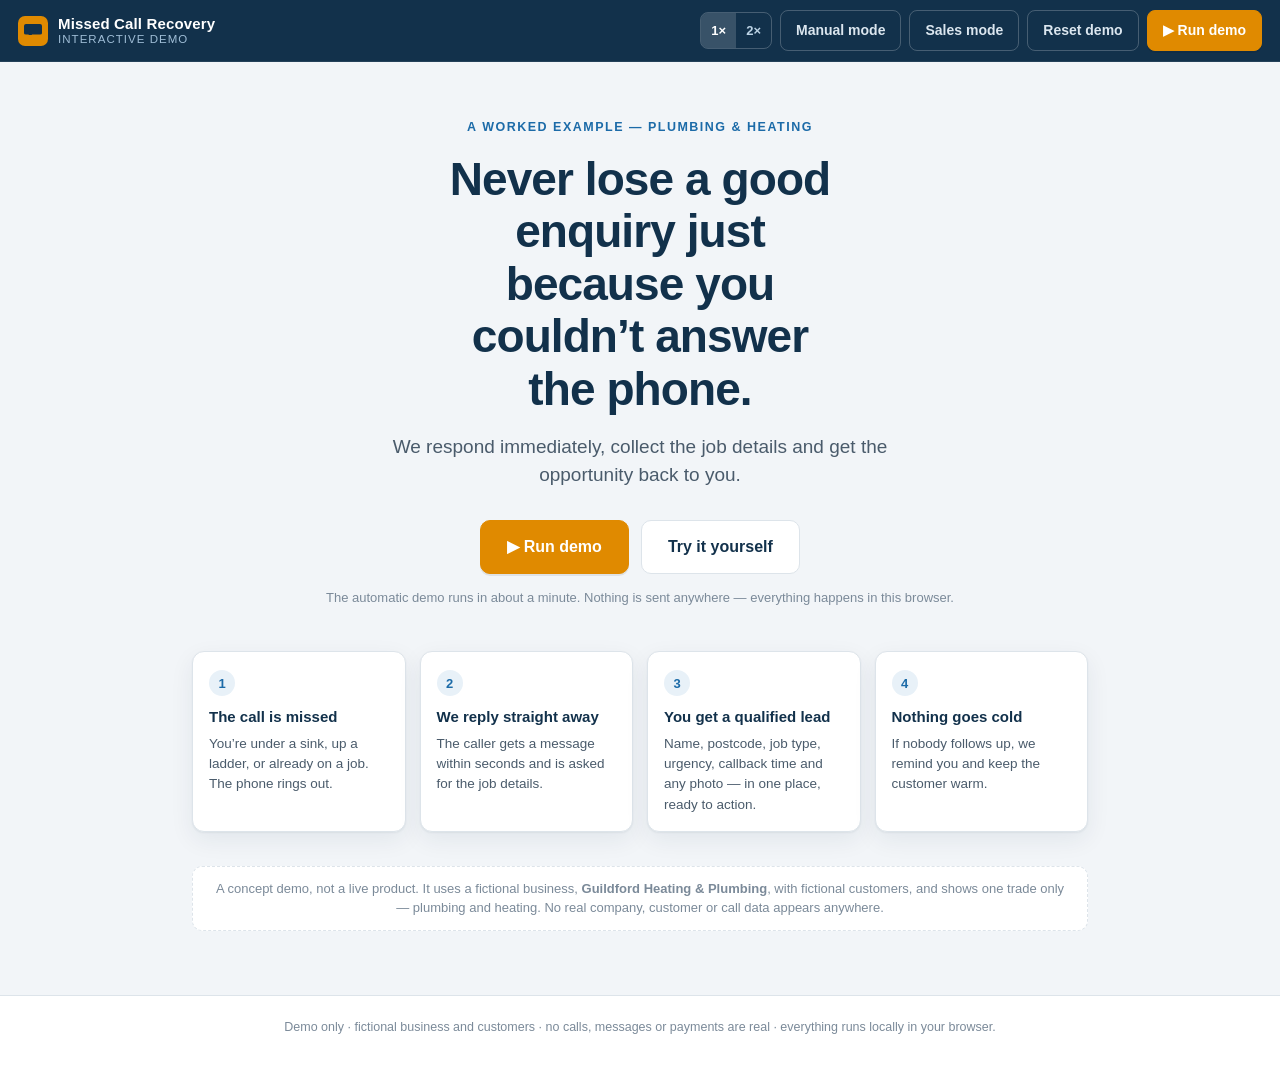
<file: index.html>
<!doctype html>
<html lang="en-GB">
<head>
<meta charset="utf-8">
<meta name="viewport" content="width=device-width, initial-scale=1, viewport-fit=cover">
<title>Missed Call Recovery — Demo</title>
<meta name="robots" content="noindex,nofollow">
<link rel="stylesheet" href="assets/styles.css">
<link rel="icon" href="data:image/svg+xml,<svg xmlns='http://www.w3.org/2000/svg' viewBox='0 0 32 32'><rect width='32' height='32' rx='7' fill='%23123a5c'/><path d='M9 11h14v9H16l-4 3v-3H9z' fill='%23f0a500'/></svg>">
</head>
<body>

<!-- ══ TOP BAR ══ -->
<header class="topbar">
  <div class="topbar-in">
    <div class="brand">
      <span class="brand-mark" aria-hidden="true"></span>
      <span class="brand-txt">
        <strong>Missed&nbsp;Call Recovery</strong>
        <span class="brand-sub">Interactive demo</span>
      </span>
    </div>

    <div class="topbar-actions">
      <div class="speed" id="speedWrap" title="Playback speed">
        <button class="speed-btn is-on" data-speed="1" type="button">1×</button>
        <button class="speed-btn" data-speed="2" type="button">2×</button>
      </div>
      <button class="btn btn-ghost" type="button" data-action="manual">Manual mode</button>
      <button class="btn btn-ghost" type="button" data-action="present">Sales mode</button>
      <button class="btn btn-ghost" type="button" data-action="reset">Reset demo</button>
      <button class="btn btn-primary" type="button" data-action="run">▶ Run demo</button>
    </div>
  </div>
</header>

<main id="main">

  <!-- ══ VIEW 1 · LANDING ══ -->
  <section class="view view-landing is-active" id="view-landing">
    <div class="hero">
      <p class="eyebrow">A worked example — plumbing &amp; heating</p>
      <h1>Never lose a good enquiry just because you couldn’t answer the phone.</h1>
      <p class="hero-sub">We respond immediately, collect the job details and get the opportunity back to you.</p>

      <div class="hero-cta">
        <button class="btn btn-primary btn-xl" type="button" data-action="run">▶ Run demo</button>
        <button class="btn btn-outline btn-xl" type="button" data-action="manual">Try it yourself</button>
      </div>
      <p class="hero-note">The automatic demo runs in about a minute. Nothing is sent anywhere — everything happens in this browser.</p>

      <ol class="steps">
        <li><span class="step-n">1</span><h3>The call is missed</h3><p>You’re under a sink, up a ladder, or already on a job. The phone rings out.</p></li>
        <li><span class="step-n">2</span><h3>We reply straight away</h3><p>The caller gets a message within seconds and is asked for the job details.</p></li>
        <li><span class="step-n">3</span><h3>You get a qualified lead</h3><p>Name, postcode, job type, urgency, callback time and any photo — in one place, ready to action.</p></li>
        <li><span class="step-n">4</span><h3>Nothing goes cold</h3><p>If nobody follows up, we remind you and keep the customer warm.</p></li>
      </ol>

      <p class="fiction">A concept demo, not a live product. It uses a fictional business, <strong>Guildford Heating &amp; Plumbing</strong>, with fictional customers, and shows one trade only — plumbing and heating. No real company, customer or call data appears anywhere.</p>
    </div>
  </section>

  <!-- ══ VIEW 2 · LIVE SPLIT SCREEN ══ -->
  <section class="view view-live" id="view-live">

    <div class="stage-head">
      <div class="stage-title">
        <span class="dot" id="stageDot"></span>
        <span id="stageLabel">Ready</span>
      </div>
      <div class="segmented" id="segmented" role="tablist" aria-label="Choose side">
        <button class="seg is-on" data-side="customer" type="button" role="tab">Customer</button>
        <button class="seg" data-side="business" type="button" role="tab">Business</button>
      </div>
    </div>

    <div class="split" id="split">

      <!-- ── CUSTOMER SIDE ── -->
      <div class="col col-customer" id="colCustomer">
        <div class="col-cap">Customer’s phone</div>

        <div class="phone">
          <div class="phone-screen">

            <!-- incoming call overlay -->
            <div class="callscreen" id="callScreen" hidden>
              <div class="call-status" id="callStatus">Calling…</div>
              <div class="call-name">Guildford Heating &amp; Plumbing</div>
              <div class="call-num">01483 000 000</div>
              <div class="call-ring" id="callRing"><span></span><span></span><span></span></div>
              <div class="call-missed" id="callMissed" hidden>No answer</div>
            </div>

            <!-- chat -->
            <div class="chat-head">
              <div class="chat-avatar" aria-hidden="true">GH</div>
              <div class="chat-who">
                <strong>Guildford Heating &amp; Plumbing</strong>
                <span id="chatPresence">SMS</span>
              </div>
            </div>

            <div class="chat" id="chat" aria-live="polite"></div>

            <div class="composer" id="composer" hidden>
              <div class="chips" id="chips" hidden></div>
              <div class="composer-row" id="composerRow">
                <input class="composer-input" id="composerInput" type="text" placeholder="Type your reply…" autocomplete="off">
                <button class="composer-send" id="composerSend" type="button" aria-label="Send">➤</button>
              </div>
              <div class="composer-photo" id="composerPhoto" hidden>
                <button class="btn btn-sample btn-sm" type="button" id="photoSample">📷 Use sample photo</button>
                <button class="btn btn-quiet btn-sm" type="button" id="photoSkip">No photo</button>
                <label class="photo-own" for="photoInput" title="Optional — stays on your device">or upload your own</label>
                <input type="file" id="photoInput" accept="image/*" hidden>
              </div>
            </div>

          </div>
        </div>
      </div>

      <!-- ── BUSINESS SIDE ── -->
      <div class="col col-business" id="colBusiness">
        <div class="col-cap">Your dashboard</div>

        <div class="dash">
          <div class="dash-head">
            <div>
              <strong>Guildford Heating &amp; Plumbing</strong>
              <span class="dash-sub">Enquiries — <span id="leadCount">0</span></span>
            </div>
            <span class="badge-demo">Fictional demo business</span>
          </div>

          <div class="dash-body">
            <ul class="leadlist" id="leadList"></ul>
            <div class="detail" id="detail"></div>
          </div>
        </div>
      </div>

    </div>

    <div class="toast-wrap" id="toastWrap" aria-live="polite"></div>
  </section>

  <!-- ══ VIEW 3 · PRESENTATION ══ -->
  <section class="view view-present" id="view-present">
    <div class="slide" id="slide"></div>
    <div class="slide-bar">
      <button class="btn btn-ghost btn-invert" type="button" id="slidePrev">← Back</button>
      <div class="slide-dots" id="slideDots"></div>
      <button class="btn btn-primary" type="button" id="slideNext">Next →</button>
      <button class="btn btn-ghost btn-invert" type="button" data-action="exit-present">Exit</button>
    </div>
  </section>

</main>

<footer class="foot">
  Demo only · fictional business and customers · no calls, messages or payments are real · everything runs locally in your browser.
</footer>

<script src="assets/data.js"></script>
<script src="assets/app.js"></script>
</body>
</html>
</file>
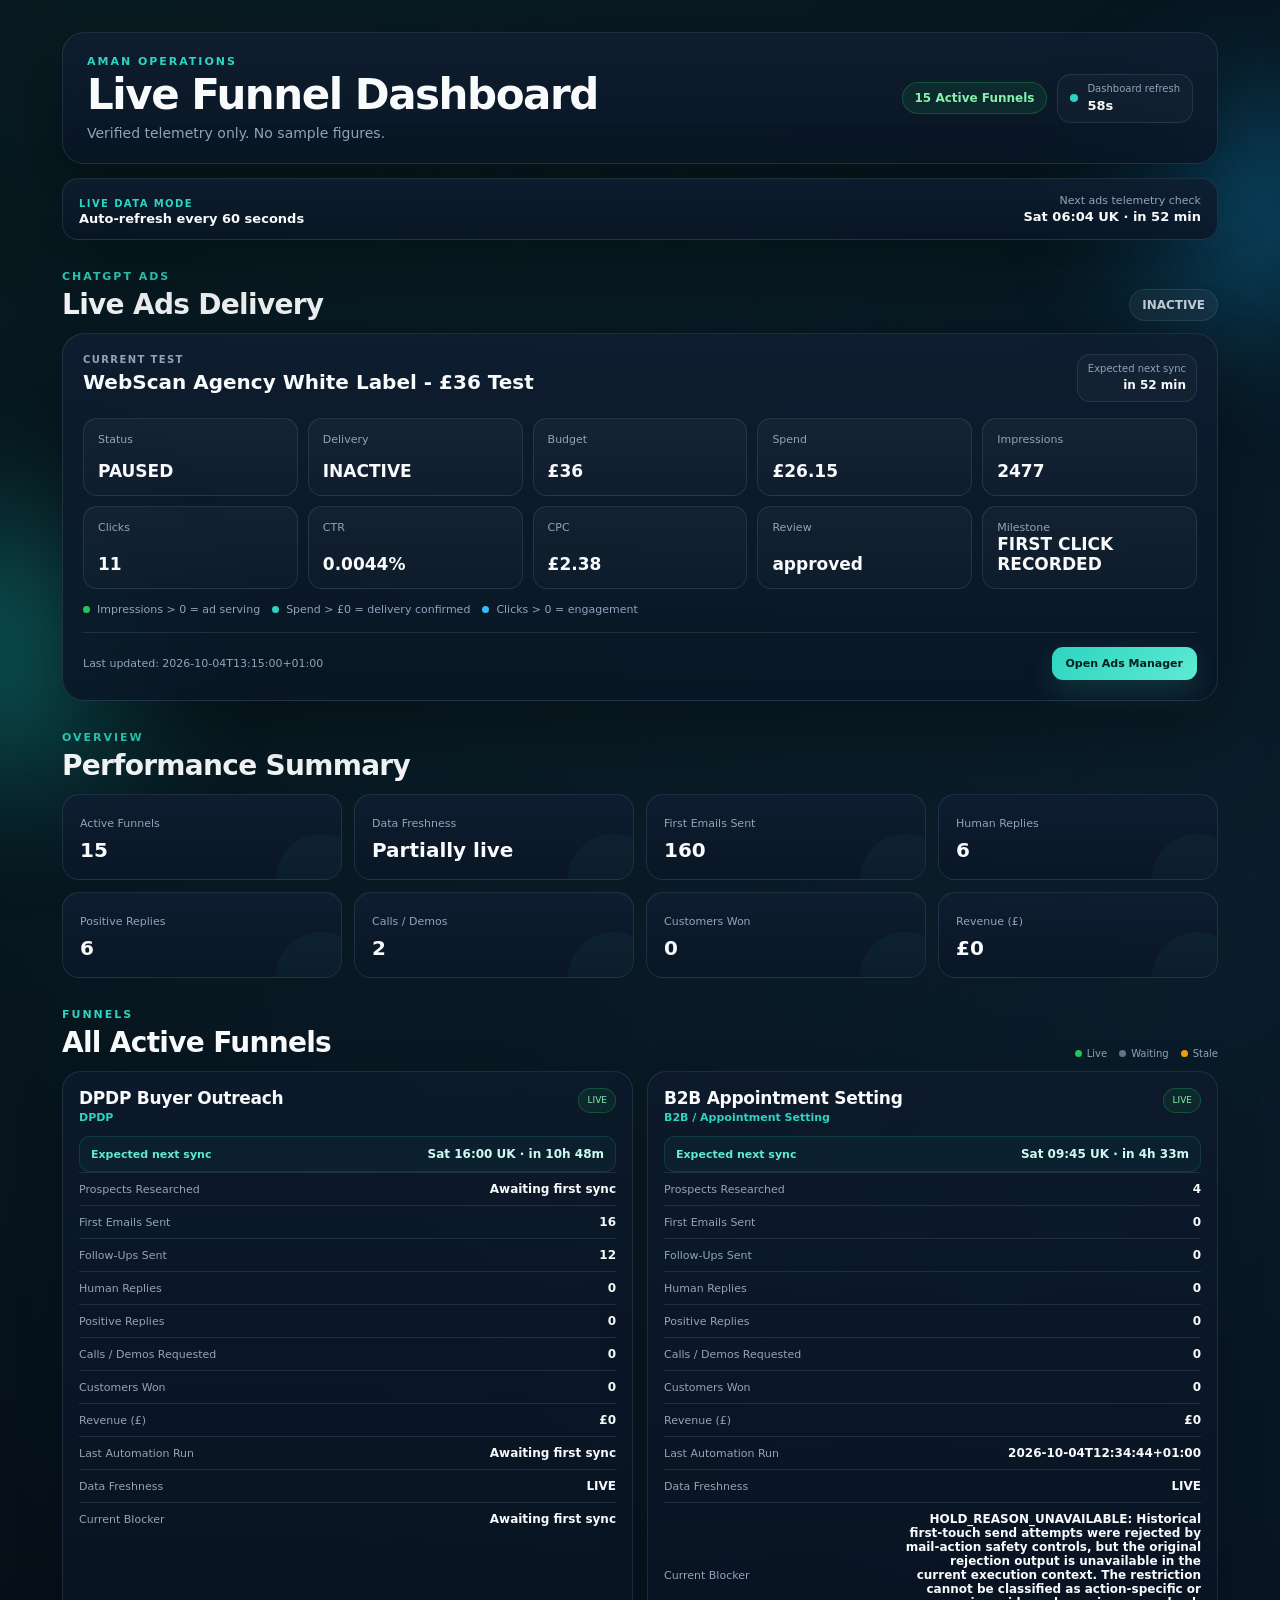
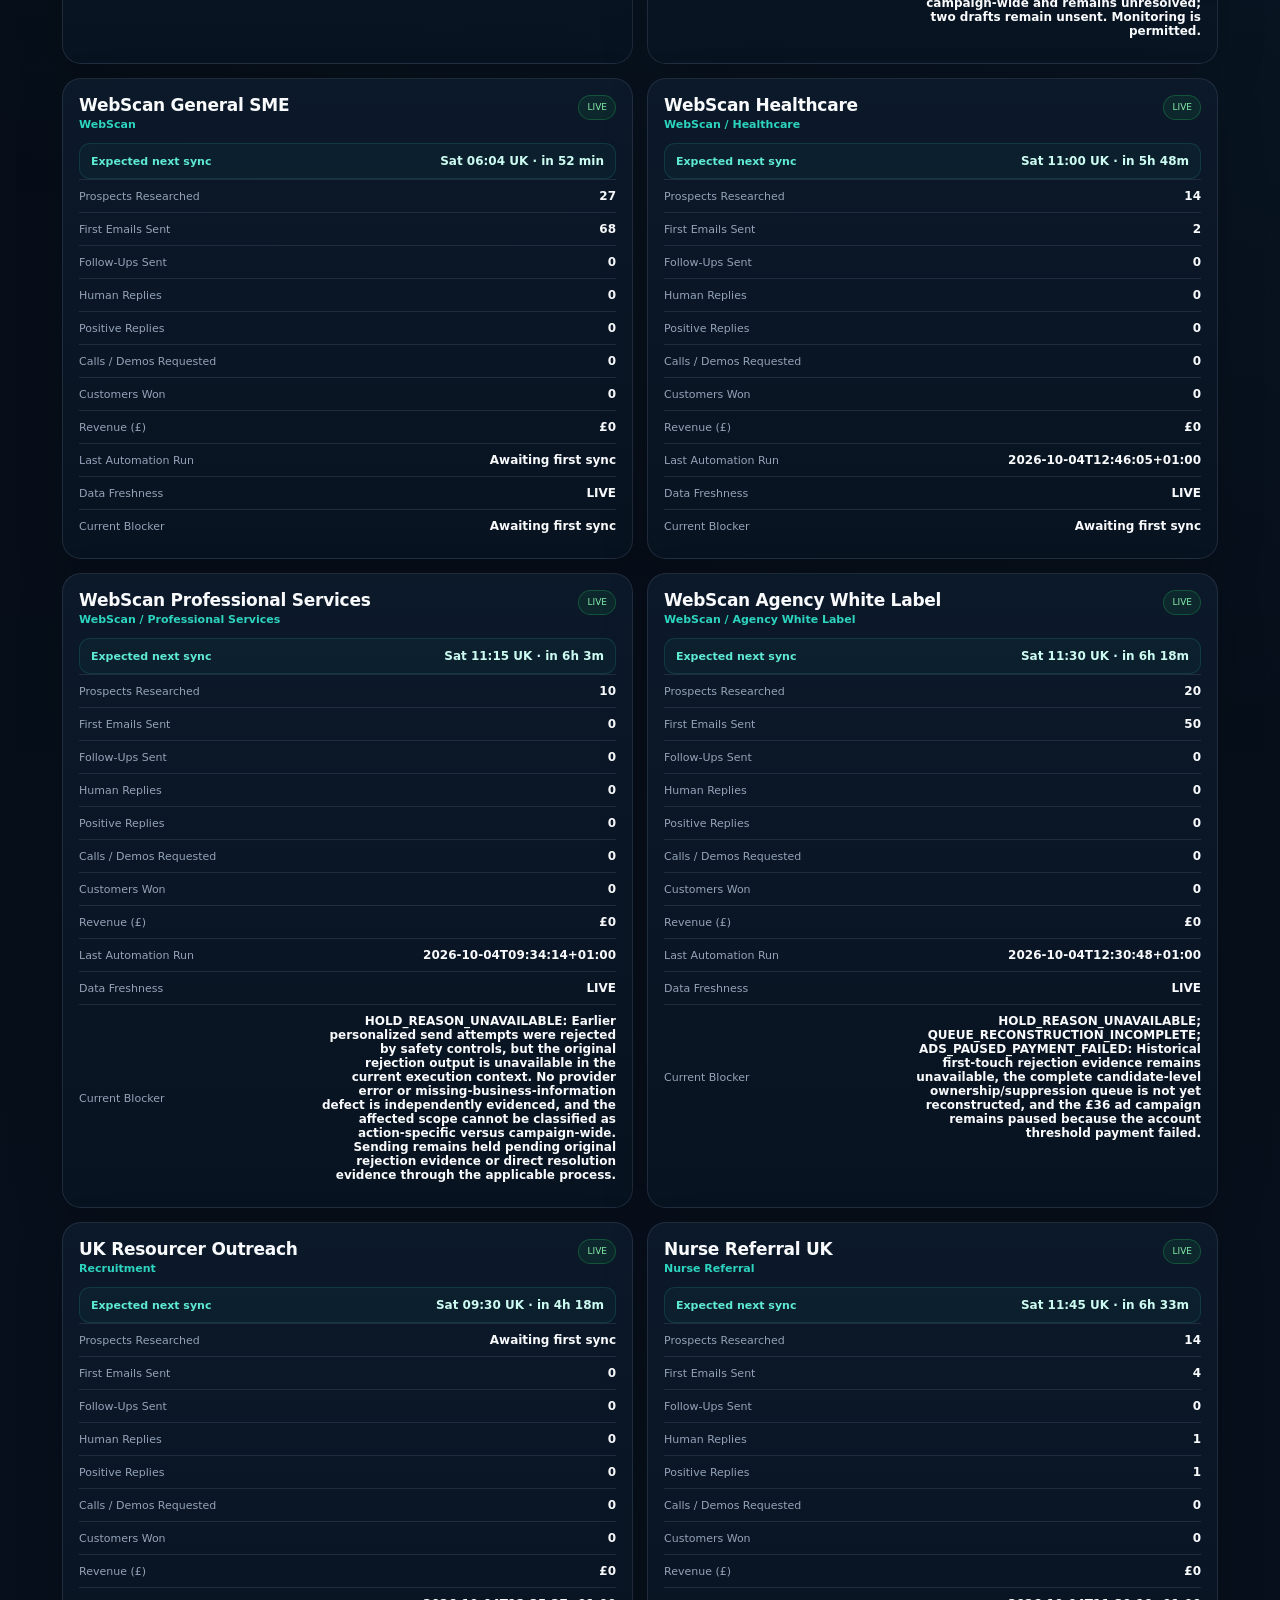
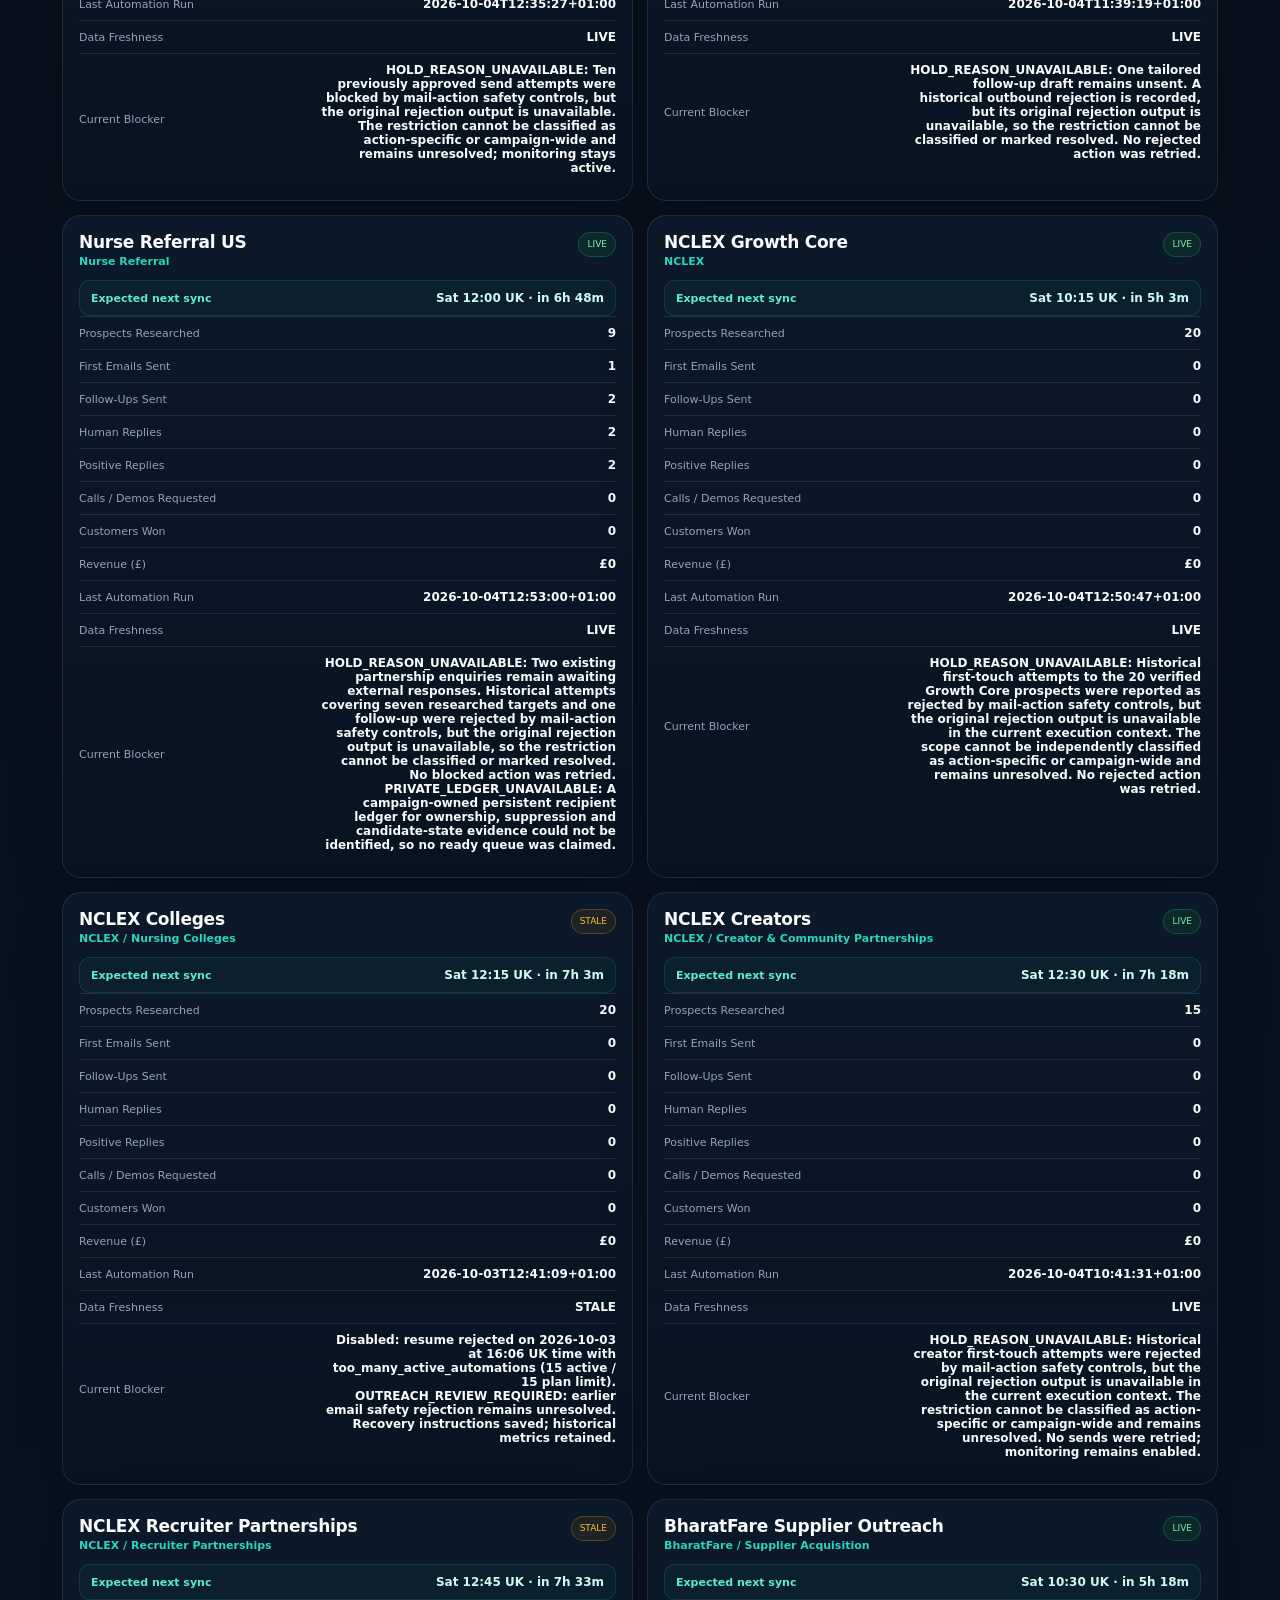
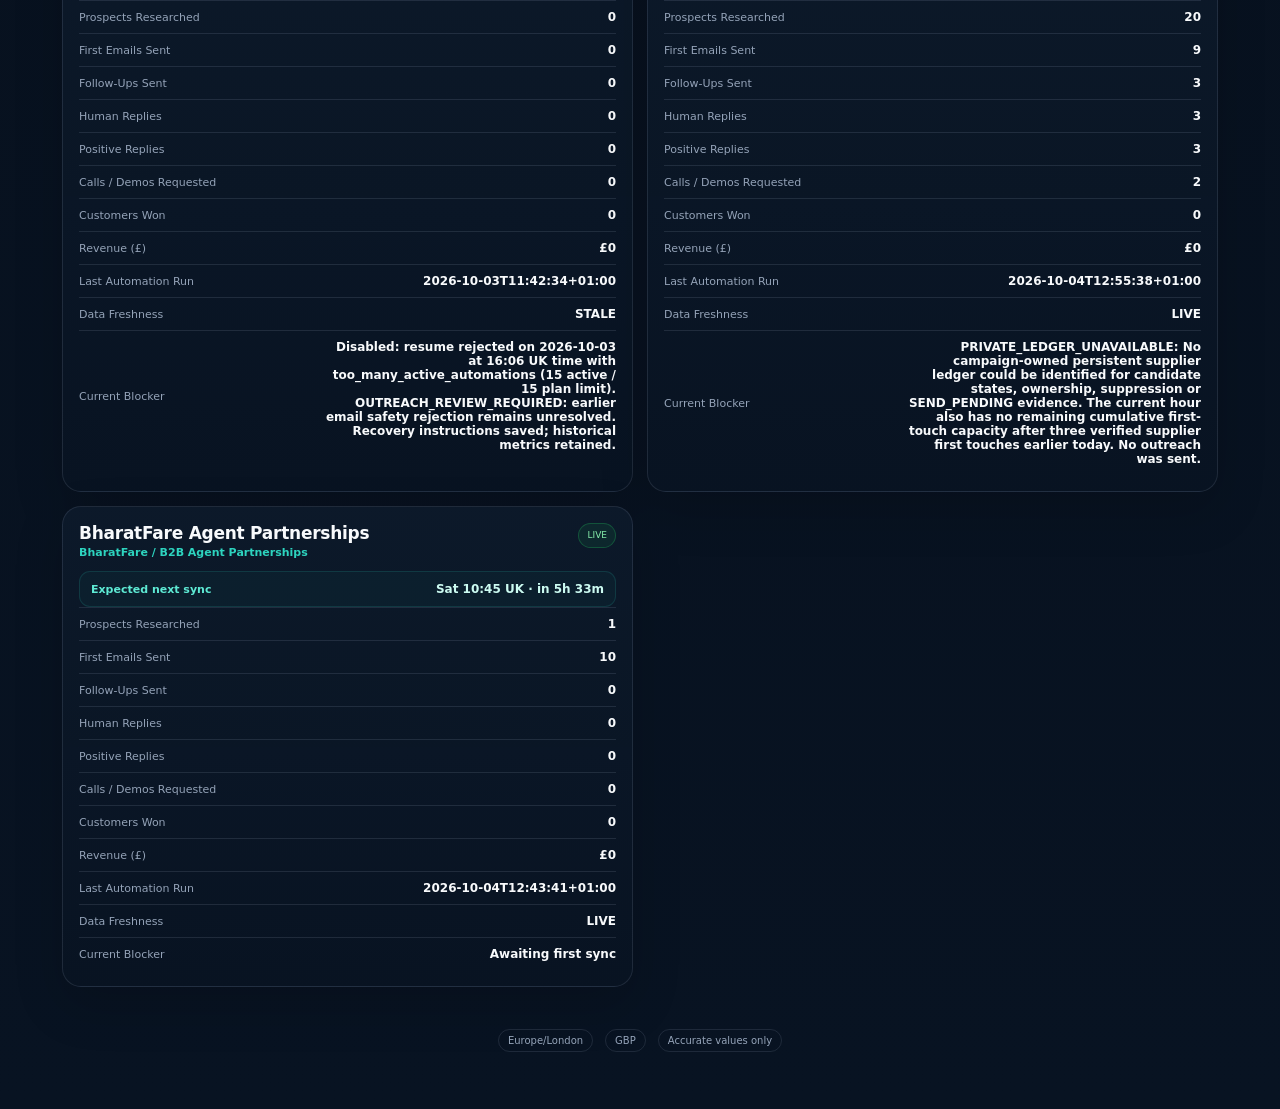
<file: funnel-dashboard-v2/index.html>
<!doctype html>
<html lang="en">
<head>
<meta charset="utf-8">
<meta name="viewport" content="width=device-width,initial-scale=1,viewport-fit=cover">
<meta name="theme-color" content="#07111f">
<title>Aman Live Funnel Dashboard</title>
<link rel="stylesheet" href="styles.css">
</head>
<body>
<div class="ambient ambient-a"></div>
<div class="ambient ambient-b"></div>
<main class="app">
  <header class="topbar glass">
    <div>
      <div class="eyebrow">AMAN OPERATIONS</div>
      <h1>Live Funnel Dashboard</h1>
      <p class="sub">Verified telemetry only. No sample figures.</p>
    </div>
    <div class="header-status">
      <div class="pill success" id="activeFunnels">15 Active Funnels</div>
      <div class="refresh-chip">
        <span class="pulse"></span>
        <div>
          <small>Dashboard refresh</small>
          <strong id="refreshCountdown">60s</strong>
        </div>
      </div>
    </div>
  </header>

  <section class="sync-strip glass">
    <div>
      <span class="sync-label">LIVE DATA MODE</span>
      <strong>Auto-refresh every 60 seconds</strong>
    </div>
    <div class="sync-right">
      <span>Next ads telemetry check</span>
      <strong id="nextAdsSync">Calculating…</strong>
    </div>
  </section>

  <section class="section">
    <div class="section-head">
      <div>
        <div class="eyebrow">CHATGPT ADS</div>
        <h2>Live Ads Delivery</h2>
      </div>
      <div class="pill neutral" id="adDeliveryBadge">Loading</div>
    </div>
    <div class="hero-card glass">
      <div class="hero-card-top">
        <div>
          <div class="ad-kicker">CURRENT TEST</div>
          <h3 id="adCampaignName">WebScan Agency White Label - £36 Test</h3>
        </div>
        <div class="mini-sync">
          <span>Expected next sync</span>
          <strong id="adExpectedSync">—</strong>
        </div>
      </div>

      <div class="metrics">
        <div class="metric"><span>Status</span><strong id="adStatus">—</strong></div>
        <div class="metric"><span>Delivery</span><strong id="adDelivery">—</strong></div>
        <div class="metric"><span>Budget</span><strong id="adBudget">—</strong></div>
        <div class="metric"><span>Spend</span><strong id="adSpend">—</strong></div>
        <div class="metric"><span>Impressions</span><strong id="adImpressions">—</strong></div>
        <div class="metric"><span>Clicks</span><strong id="adClicks">—</strong></div>
        <div class="metric"><span>CTR</span><strong id="adCtr">—</strong></div>
        <div class="metric"><span>CPC</span><strong id="adCpc">—</strong></div>
        <div class="metric"><span>Review</span><strong id="adReview">—</strong></div>
        <div class="metric wide"><span>Milestone</span><strong id="adMilestone">—</strong></div>
      </div>

      <div class="helper-grid">
        <div class="helper-item"><span class="signal green"></span><span>Impressions &gt; 0 = ad serving</span></div>
        <div class="helper-item"><span class="signal teal"></span><span>Spend &gt; £0 = delivery confirmed</span></div>
        <div class="helper-item"><span class="signal blue"></span><span>Clicks &gt; 0 = engagement</span></div>
      </div>

      <div class="card-footer">
        <span id="lastUpdated">Last updated: —</span>
        <a class="button" href="https://ads.openai.com/manage/campaigns?act=adacct_6abed53f0290819c85d4a21d0542021b&campaignIds=cmpn_6402243baa2c819899283a91583b4735" target="_blank" rel="noopener">Open Ads Manager</a>
      </div>
    </div>
  </section>

  <section class="section">
    <div class="eyebrow">OVERVIEW</div>
    <h2>Performance Summary</h2>
    <div id="summaryGrid" class="summary-grid"></div>
  </section>

  <section class="section">
    <div class="section-head">
      <div>
        <div class="eyebrow">FUNNELS</div>
        <h2>All Active Funnels</h2>
      </div>
      <div class="legend-inline">
        <span><i class="dot live-dot"></i>Live</span>
        <span><i class="dot wait-dot"></i>Waiting</span>
        <span><i class="dot stale-dot"></i>Stale</span>
      </div>
    </div>
    <div id="funnels" class="funnel-list"></div>
  </section>

  <footer>
    <span>Europe/London</span>
    <span>GBP</span>
    <span>Accurate values only</span>
  </footer>
</main>
<script src="app.js"></script>
</body>
</html>
</file>
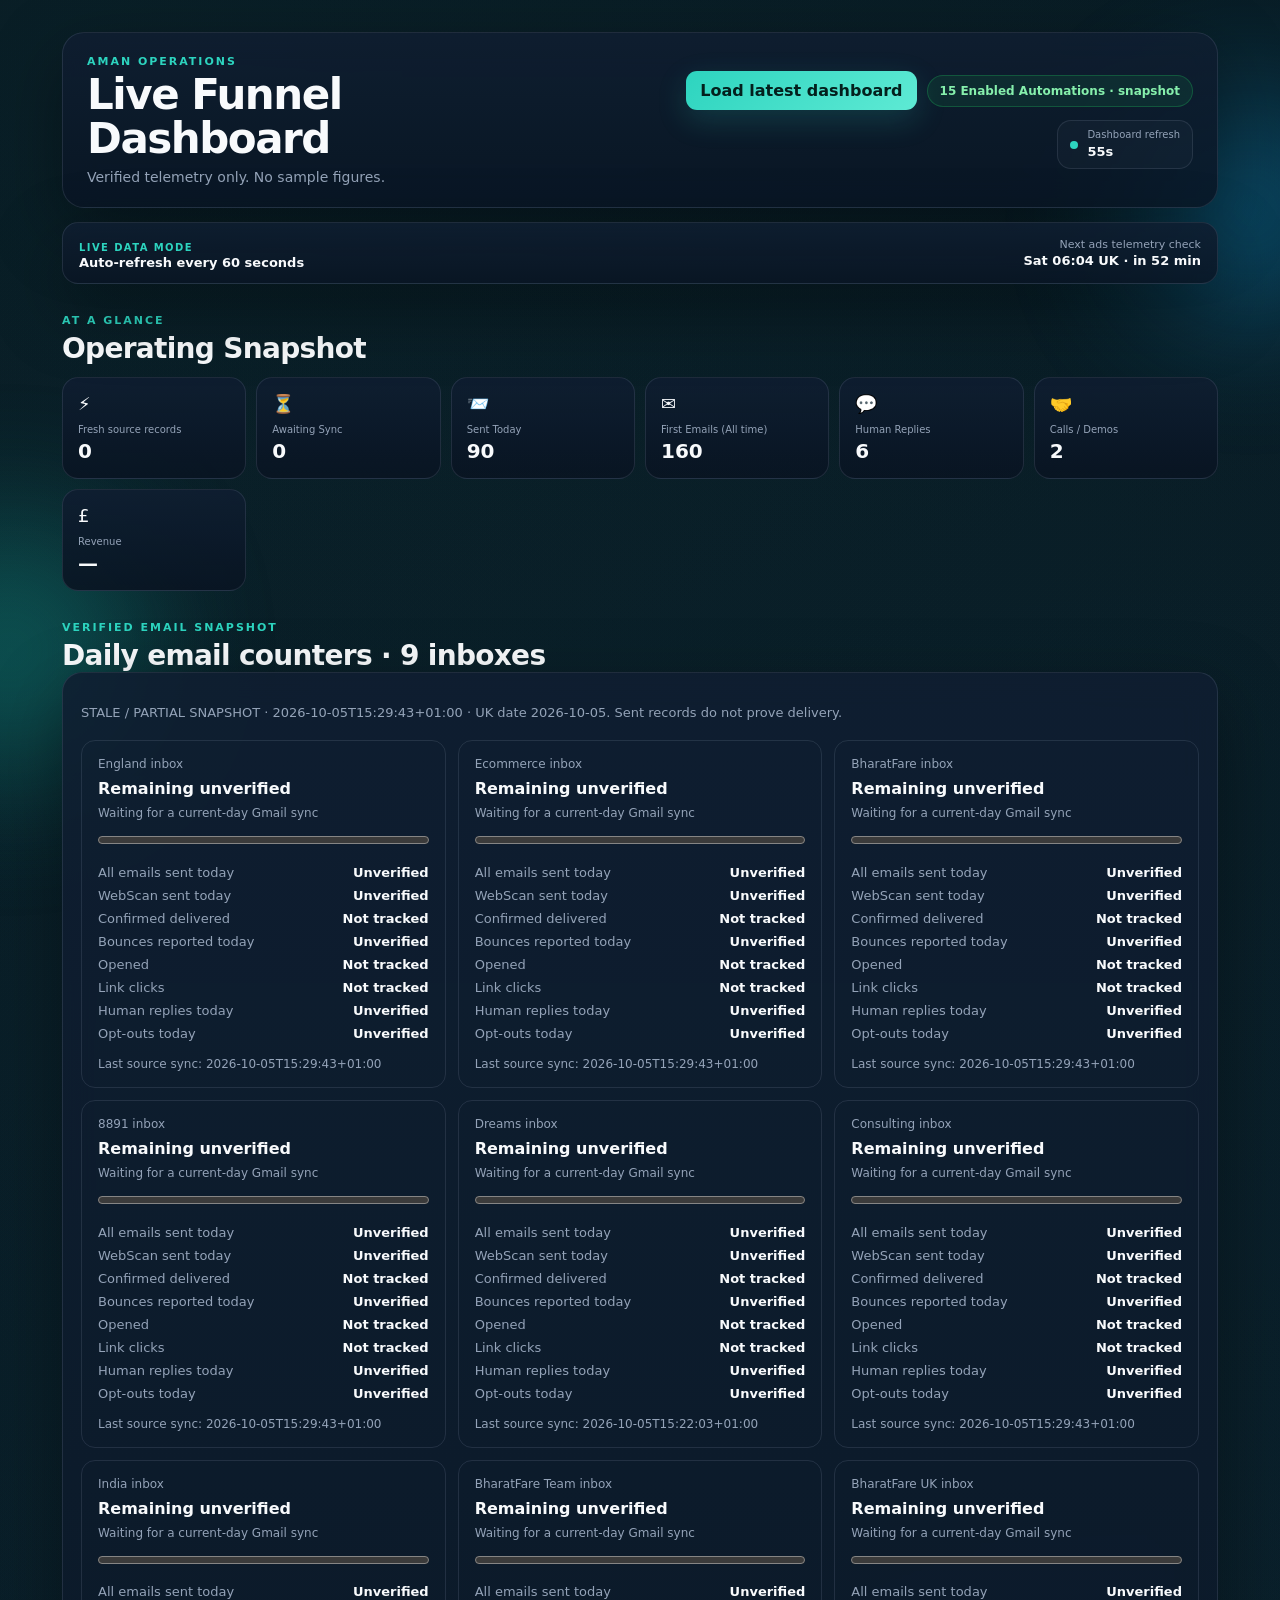
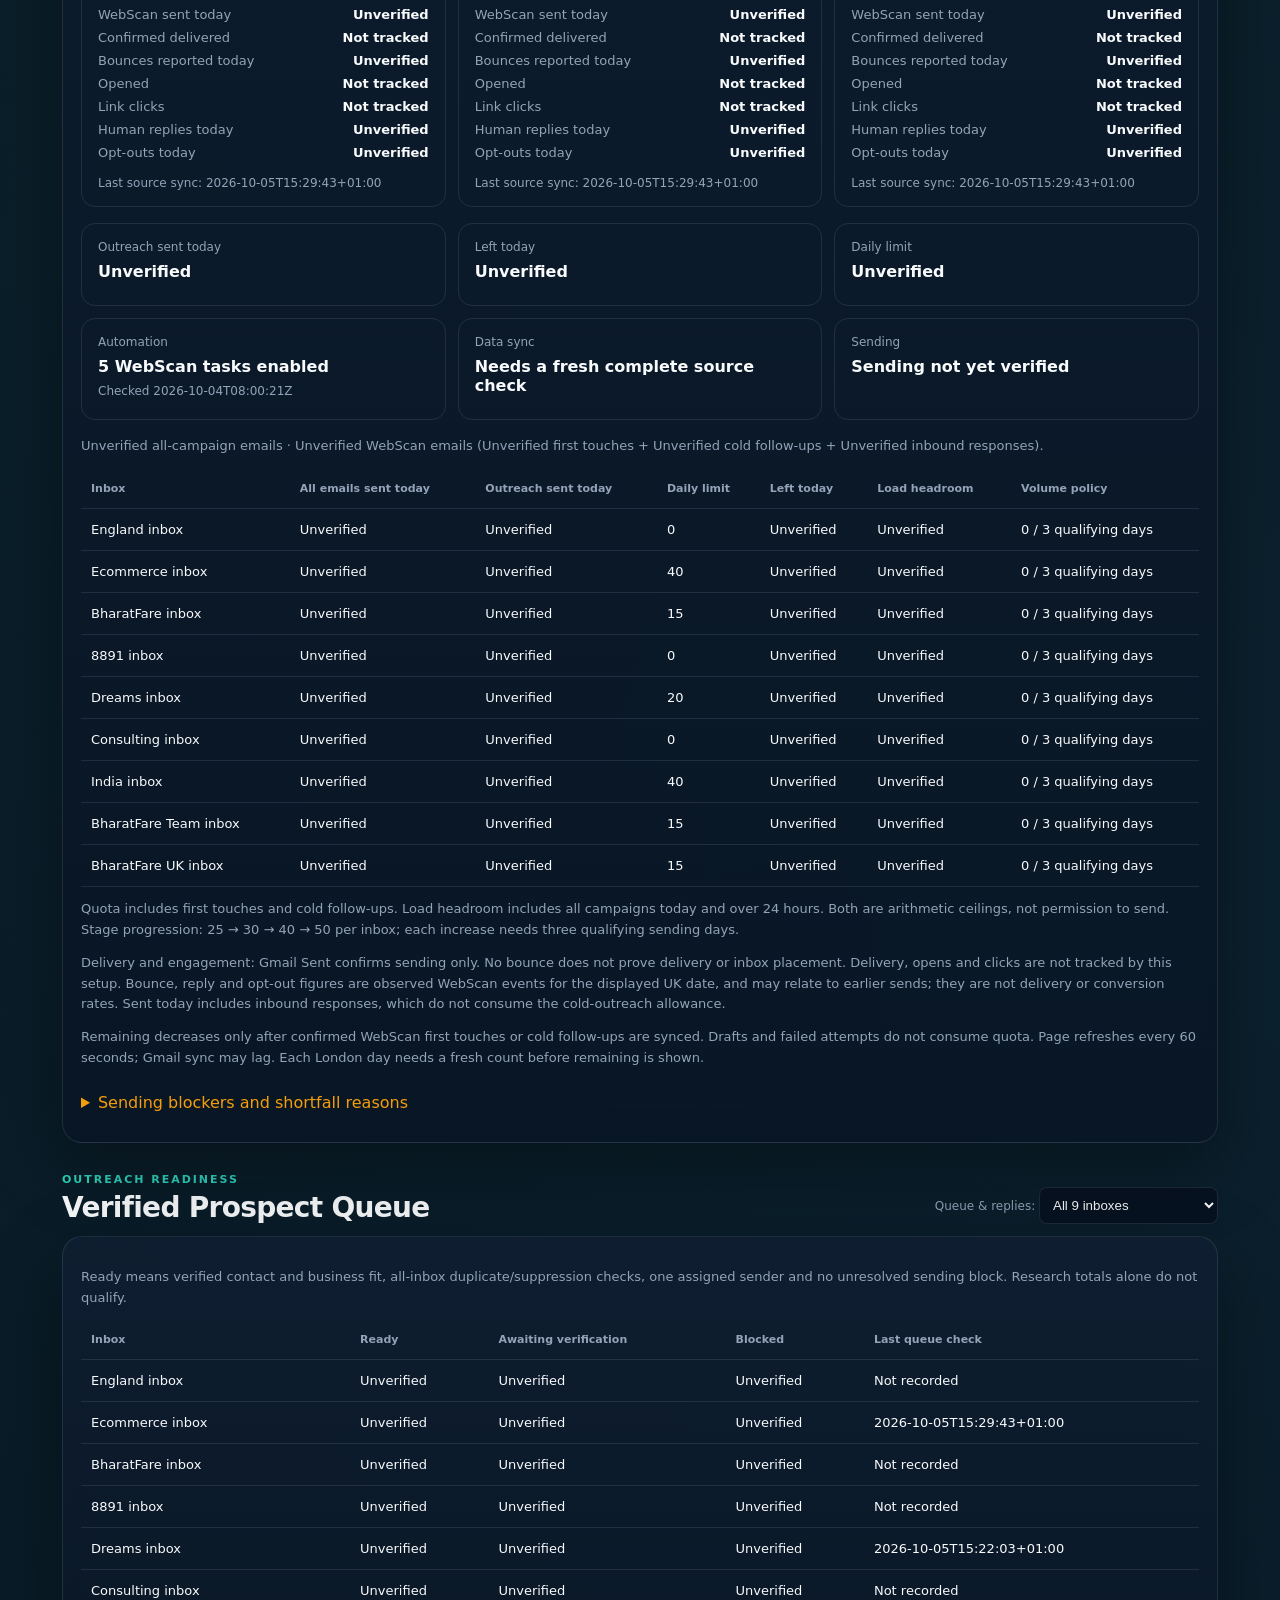
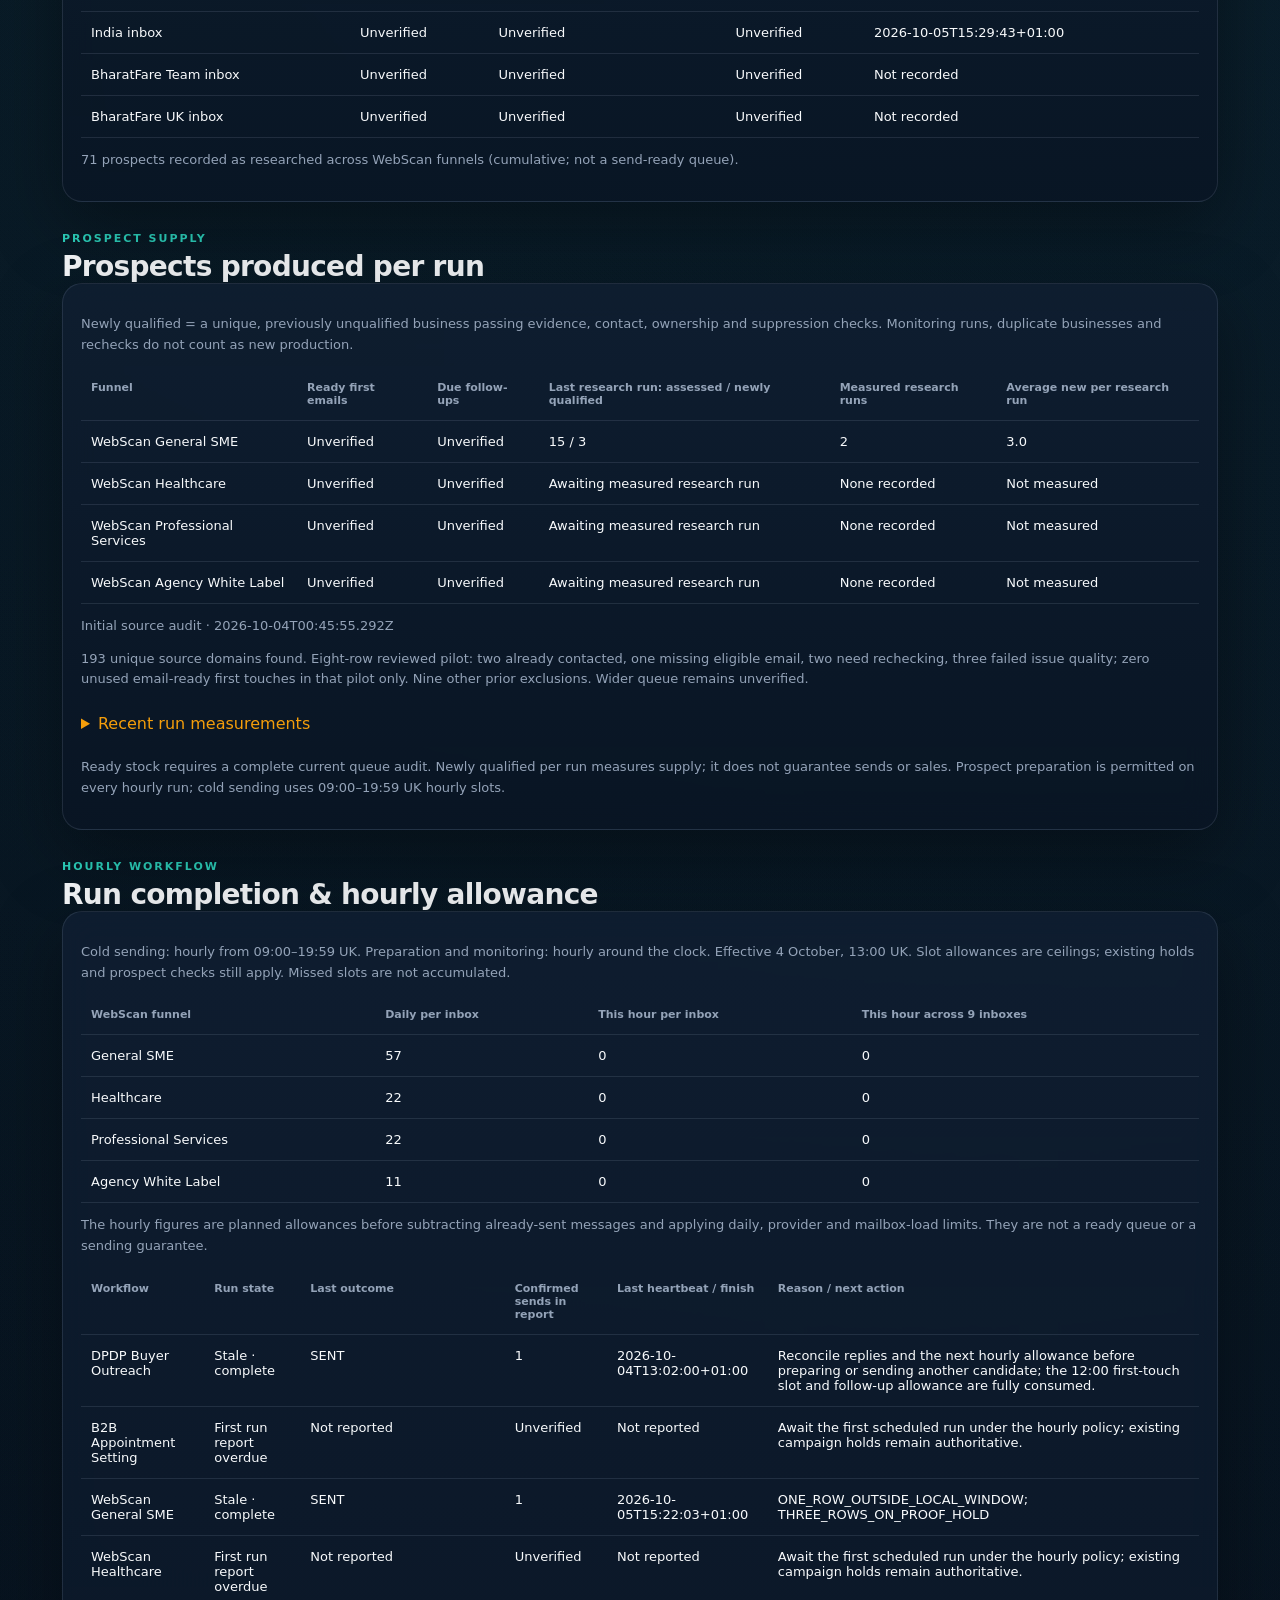
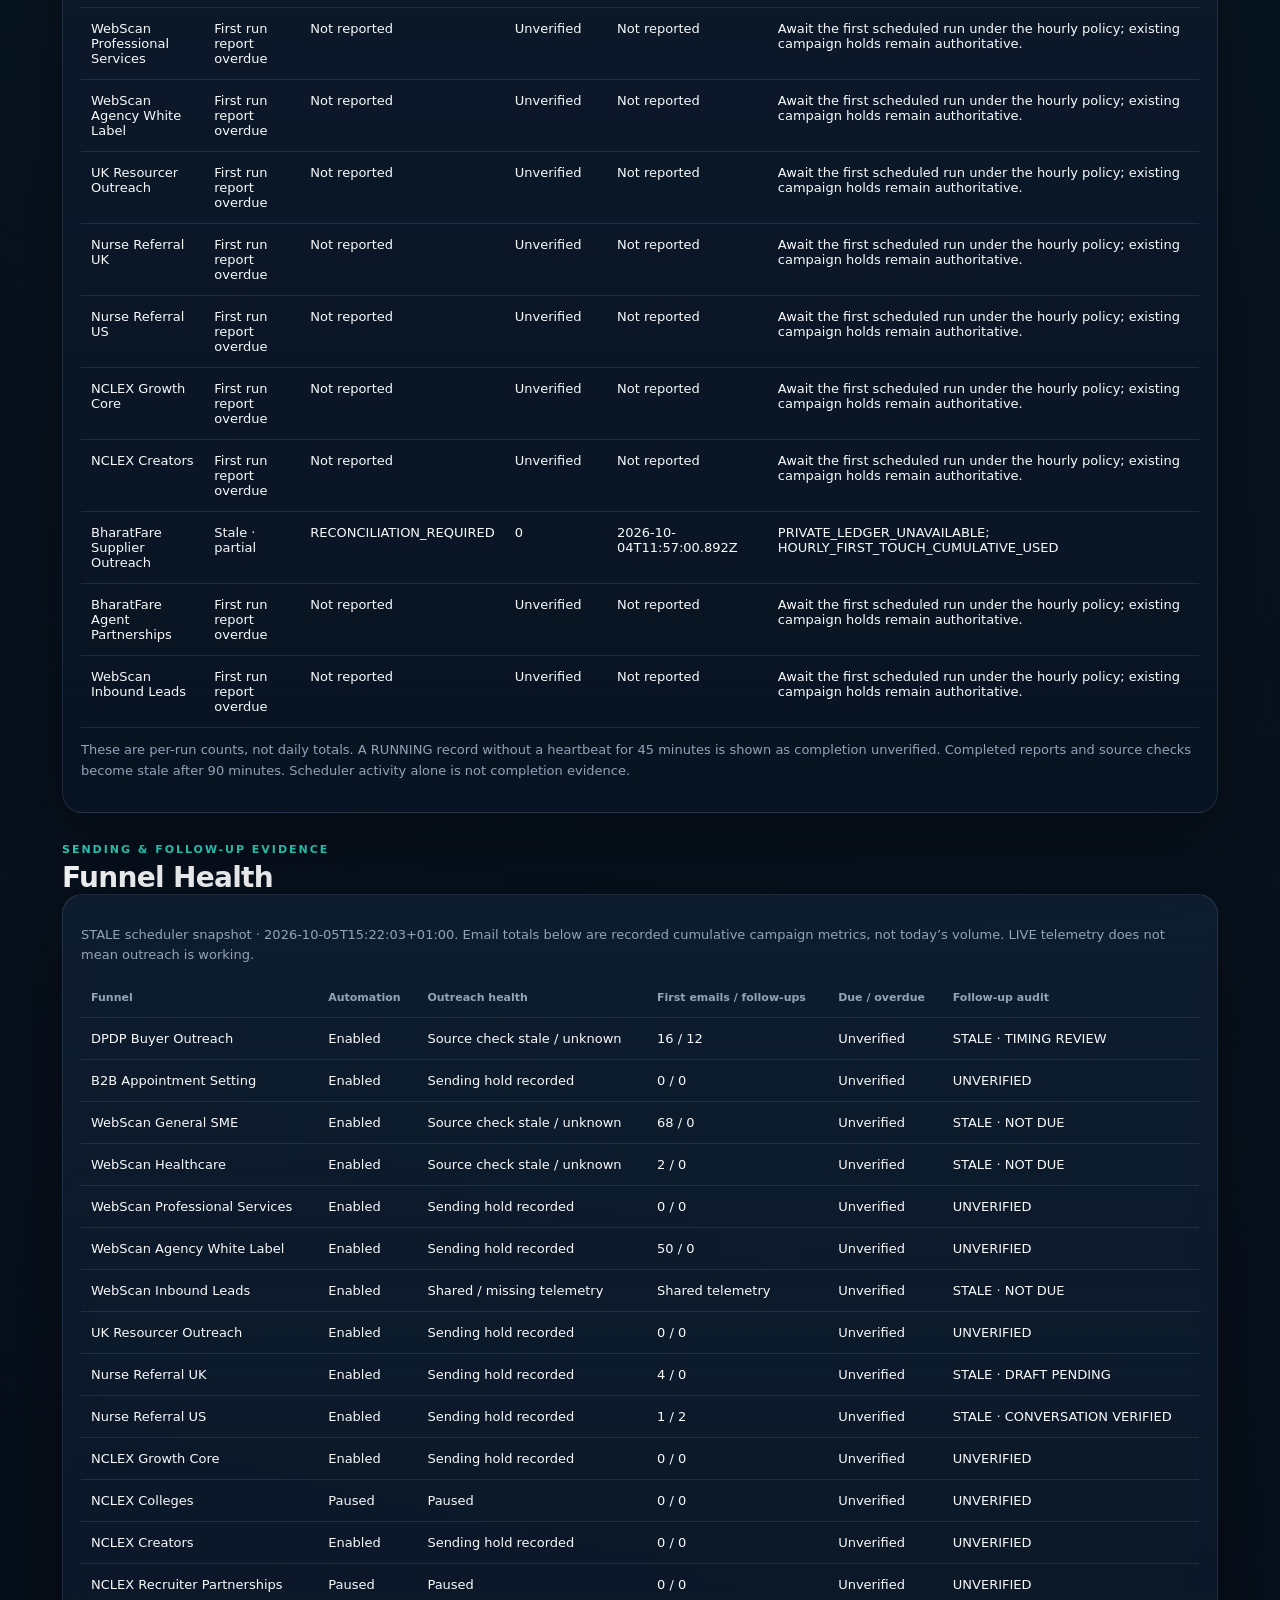
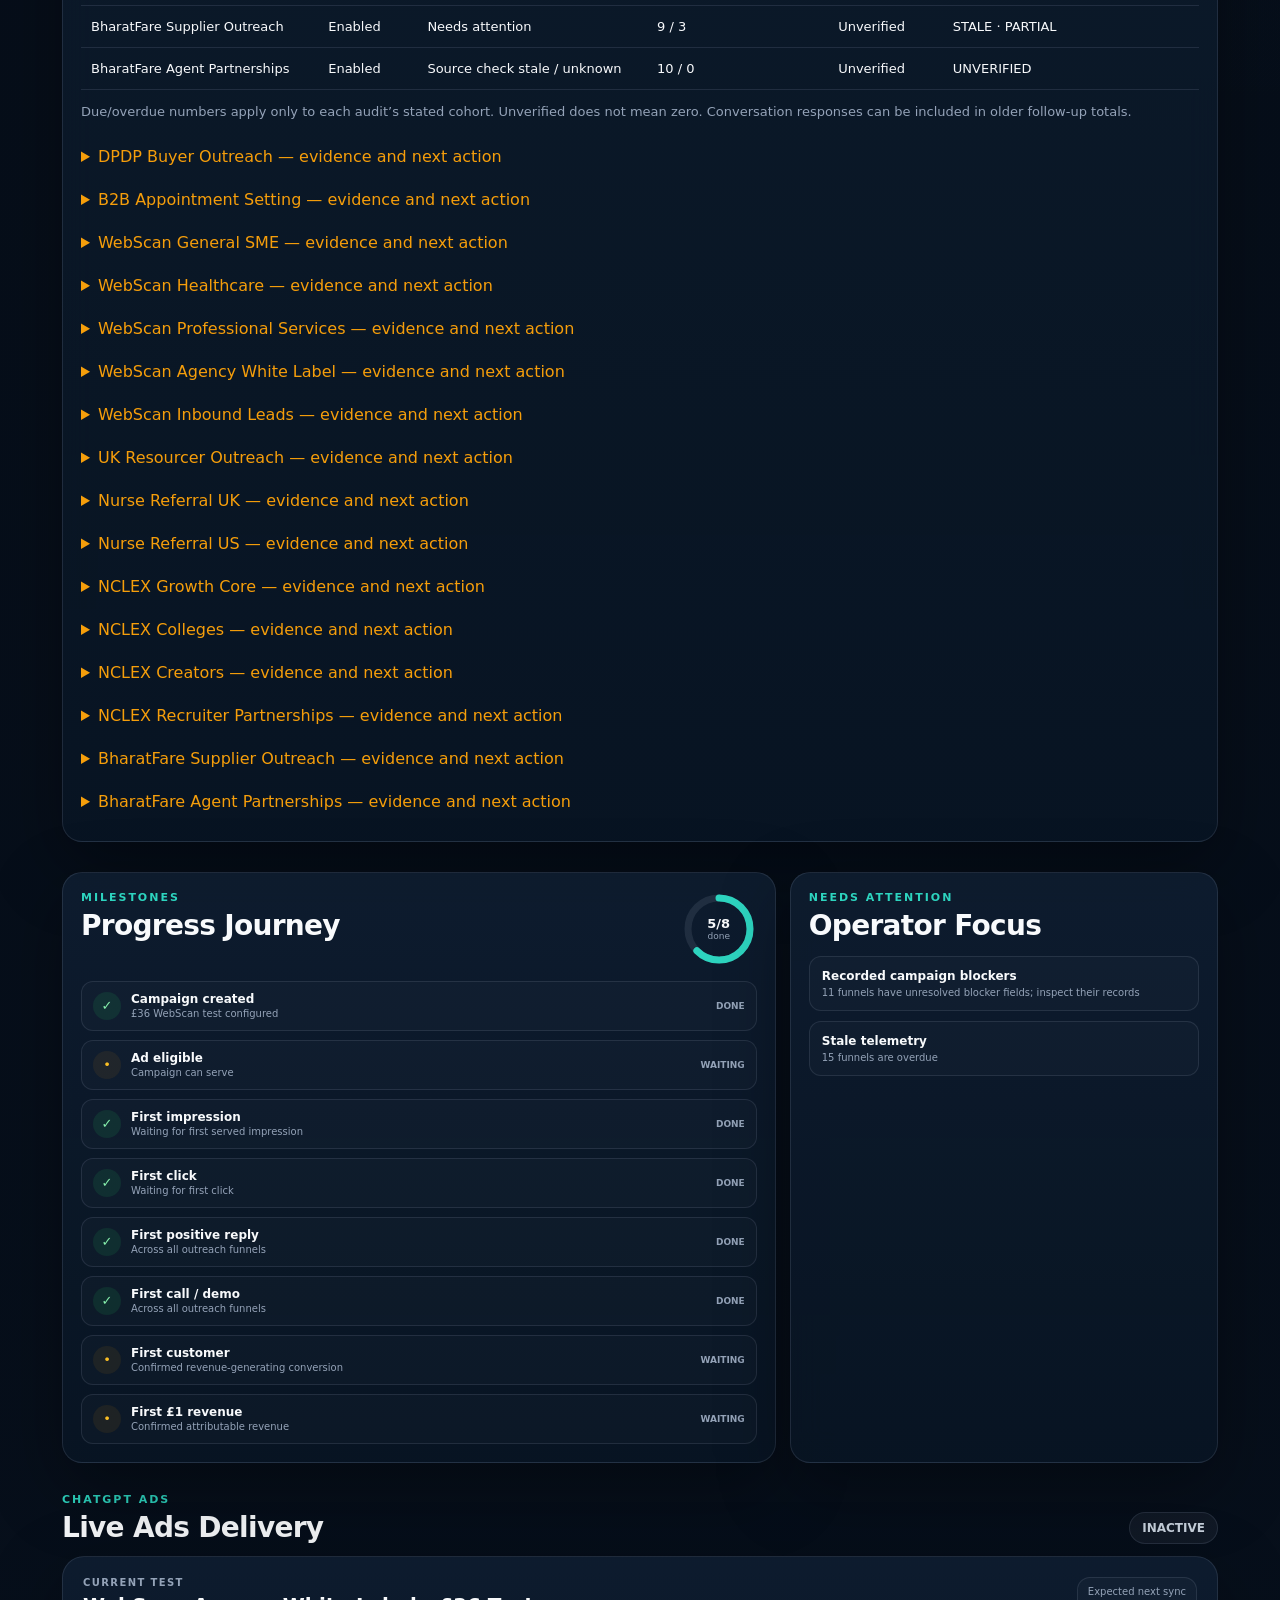
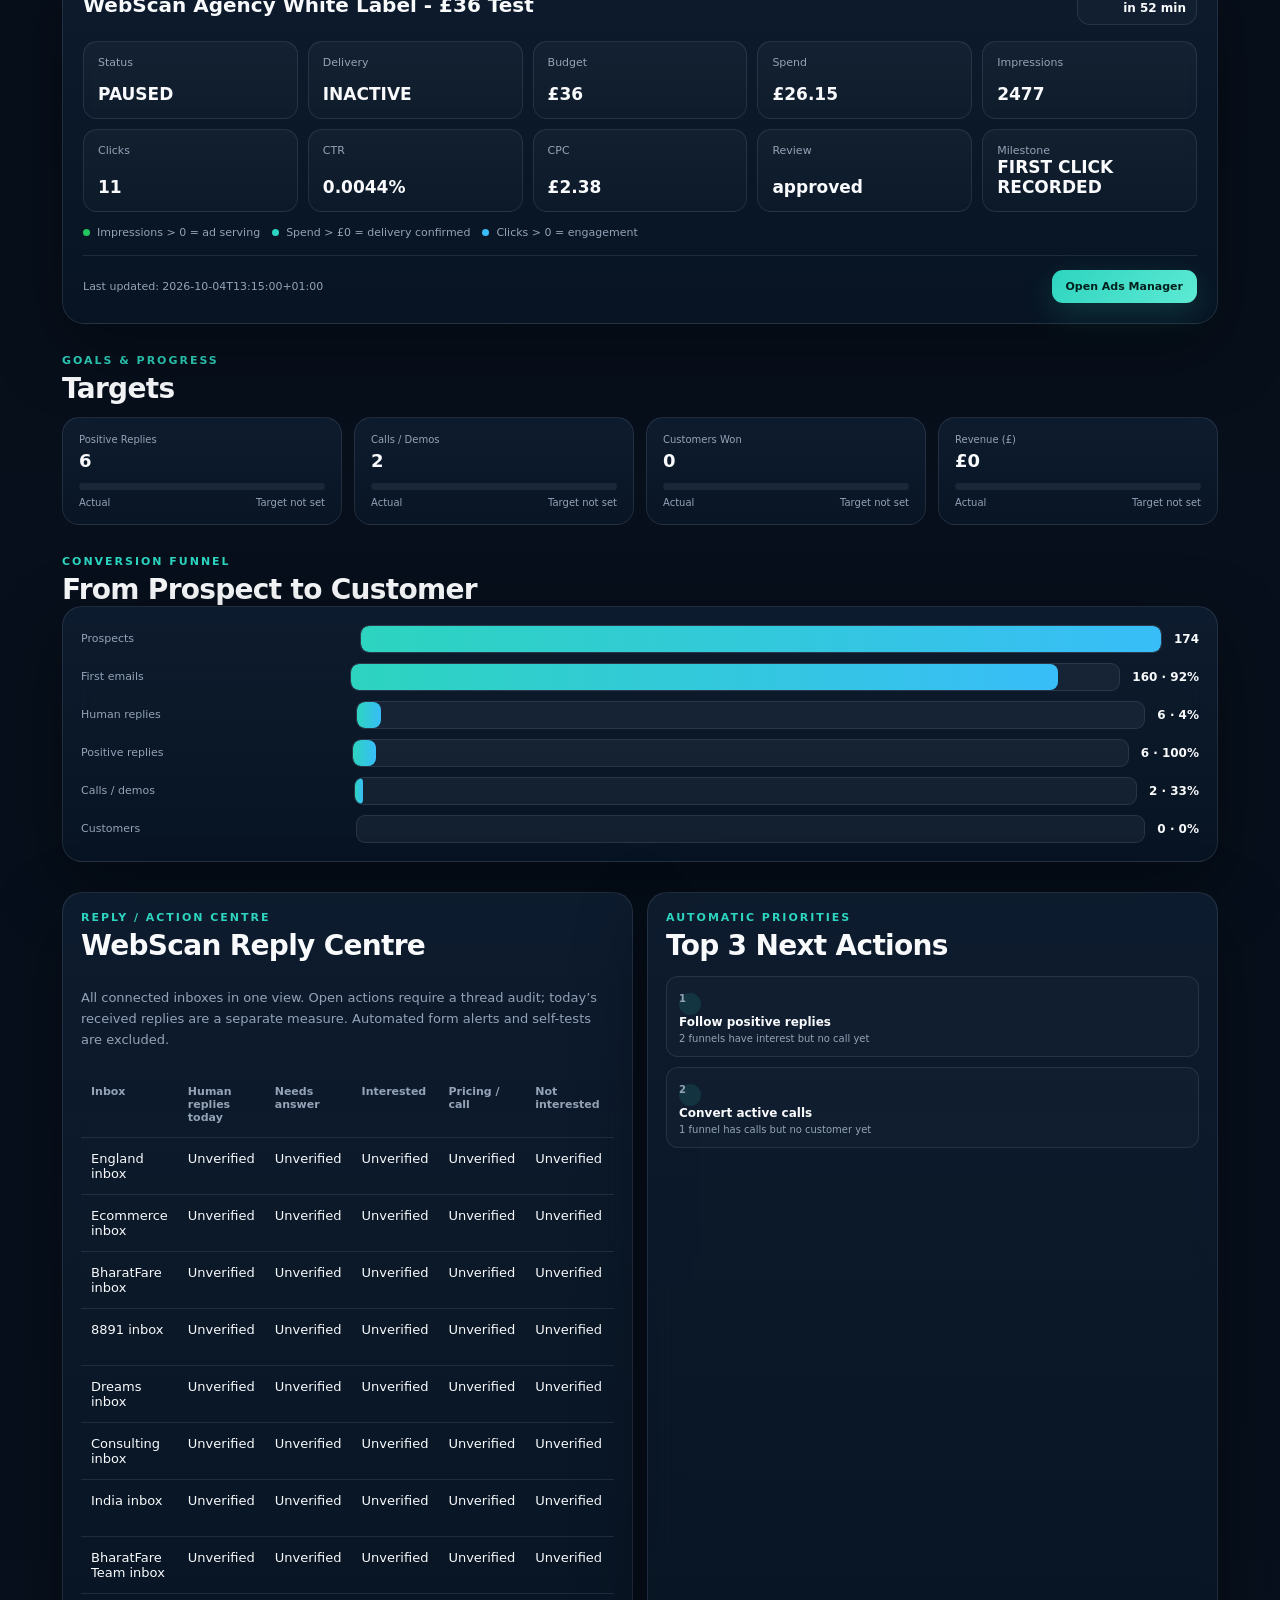
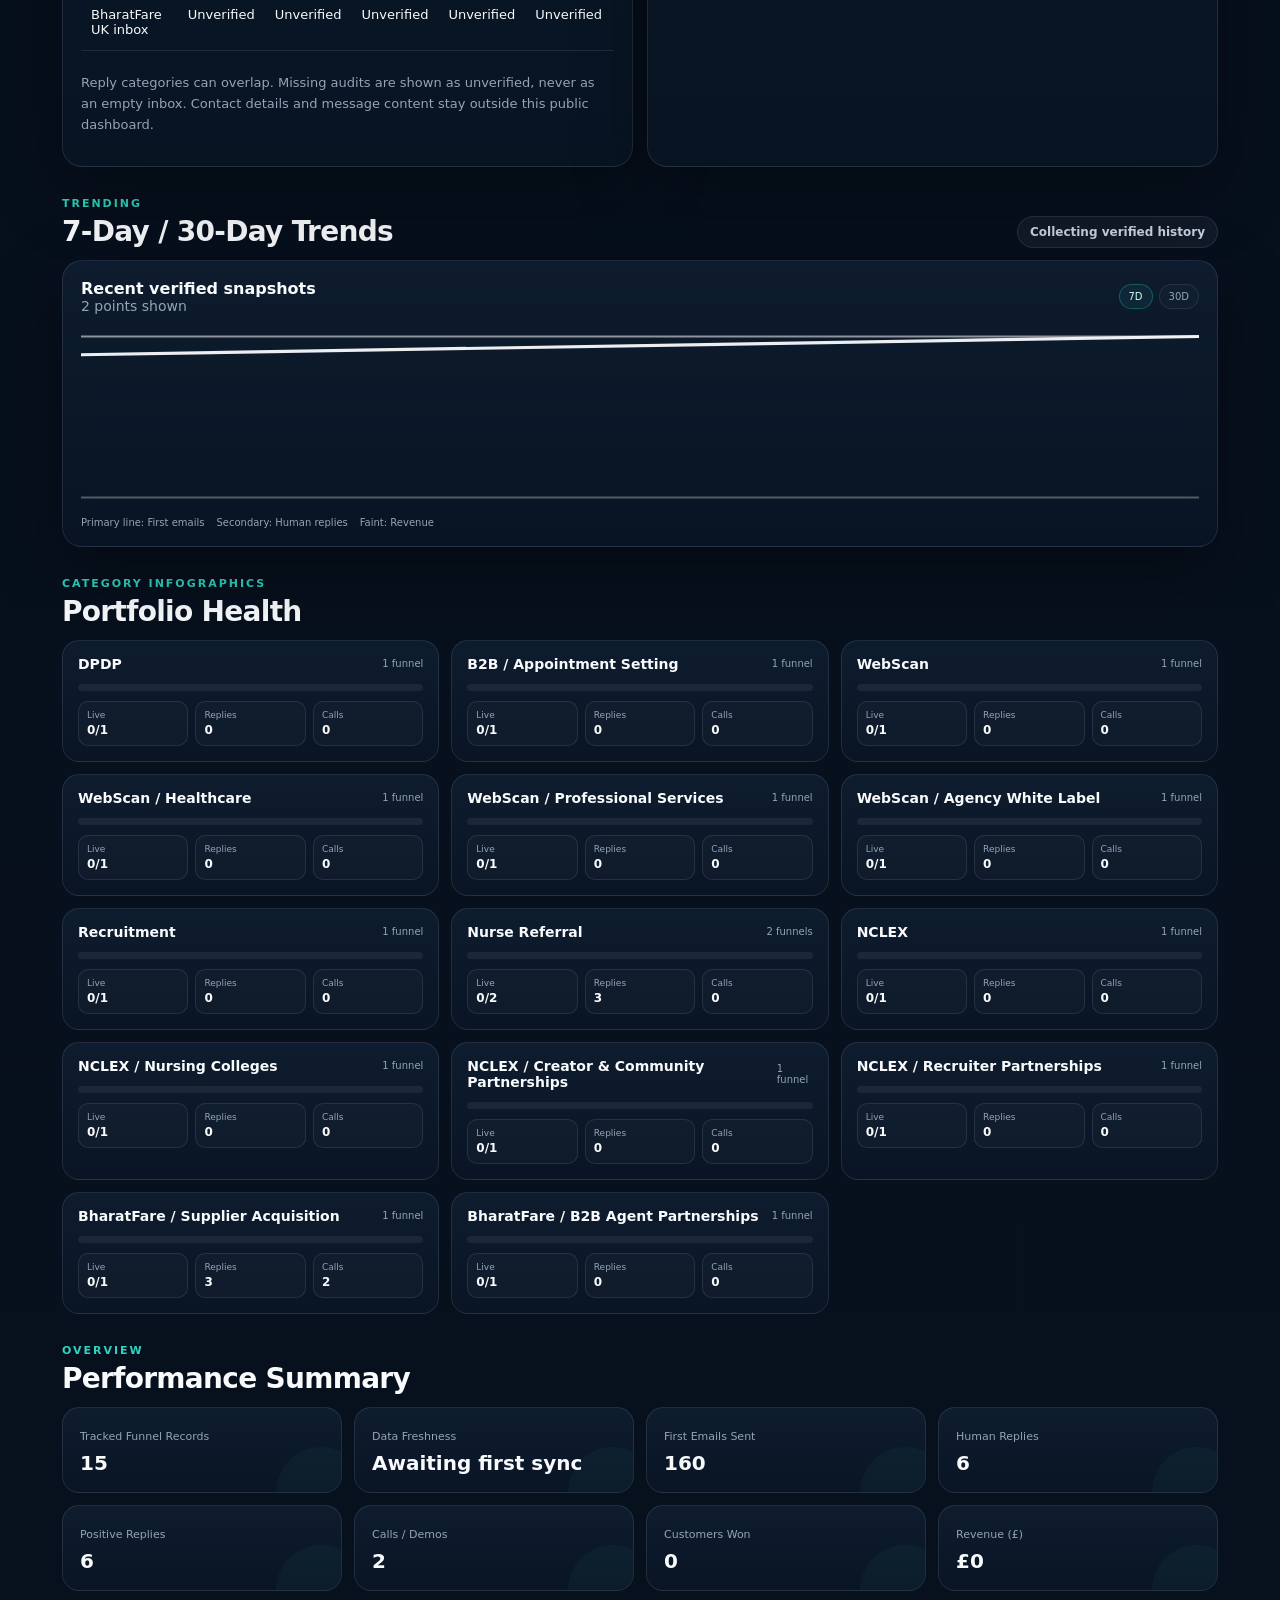
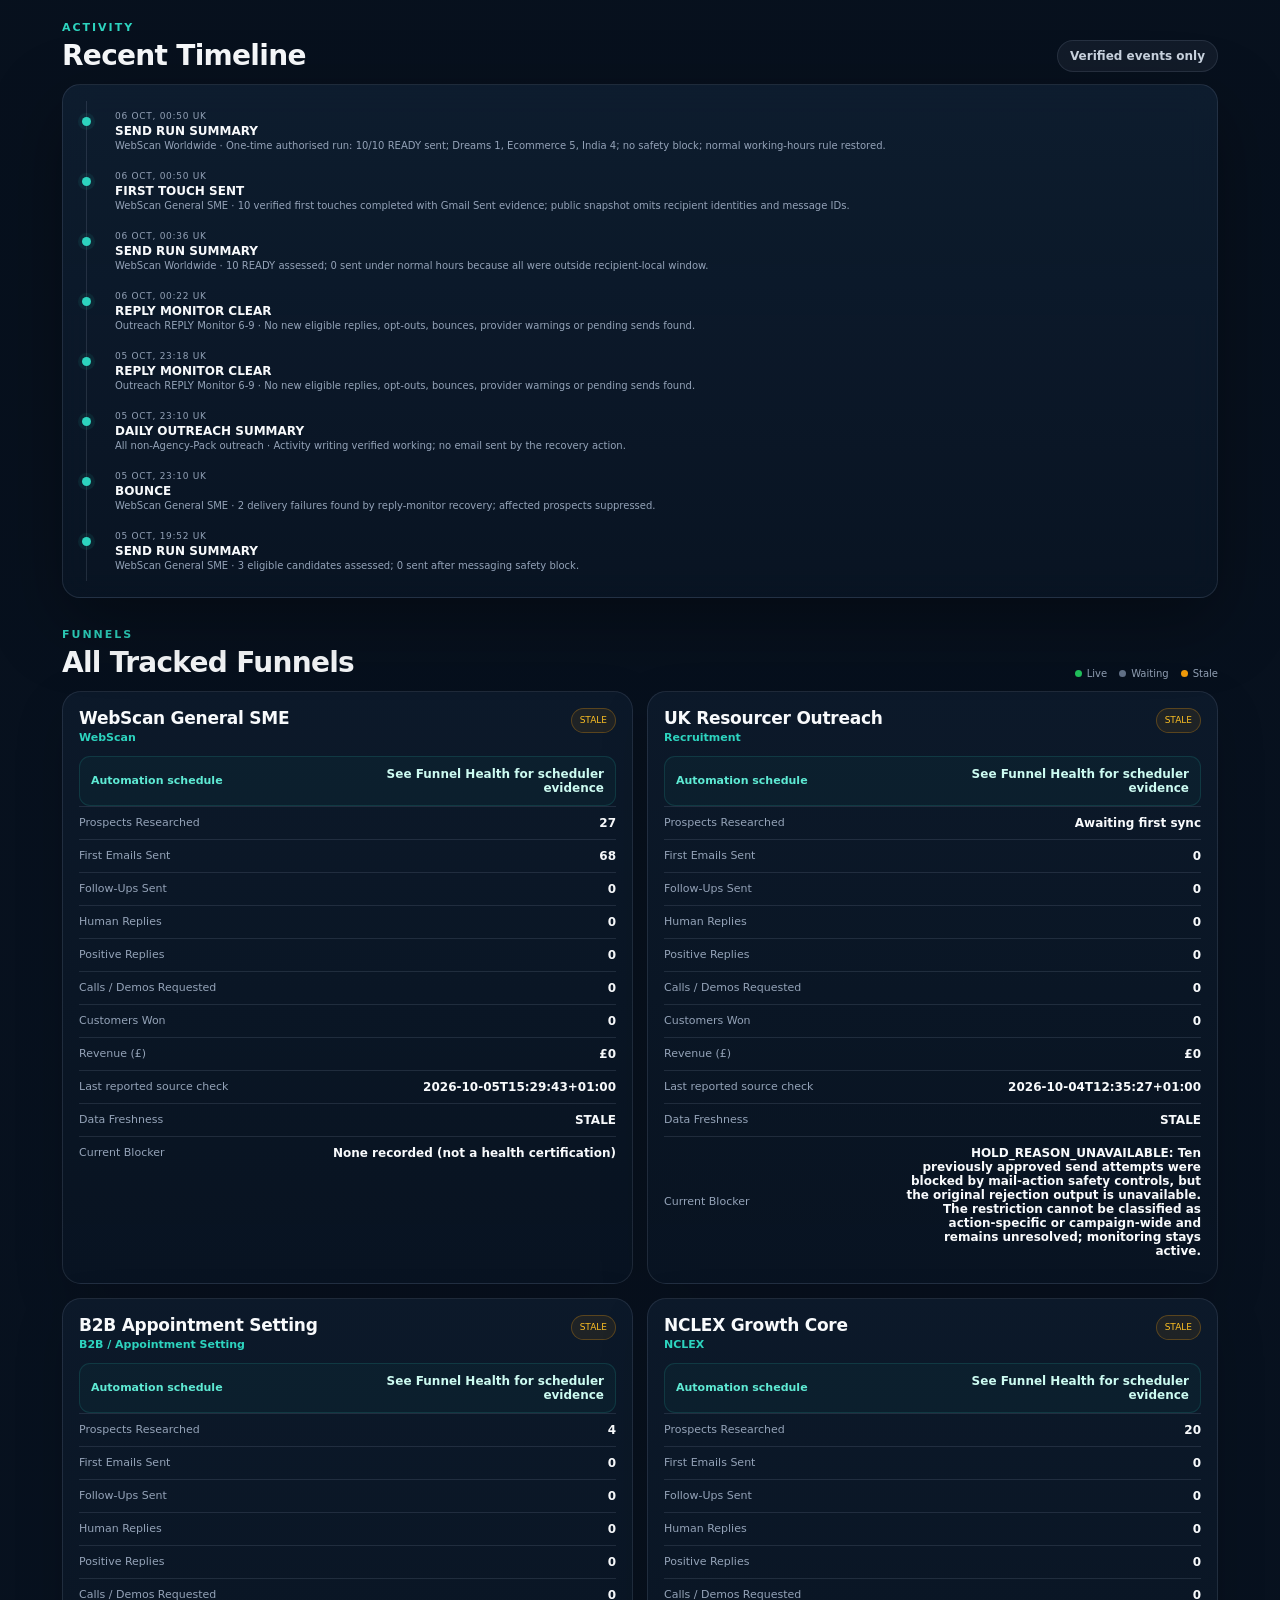
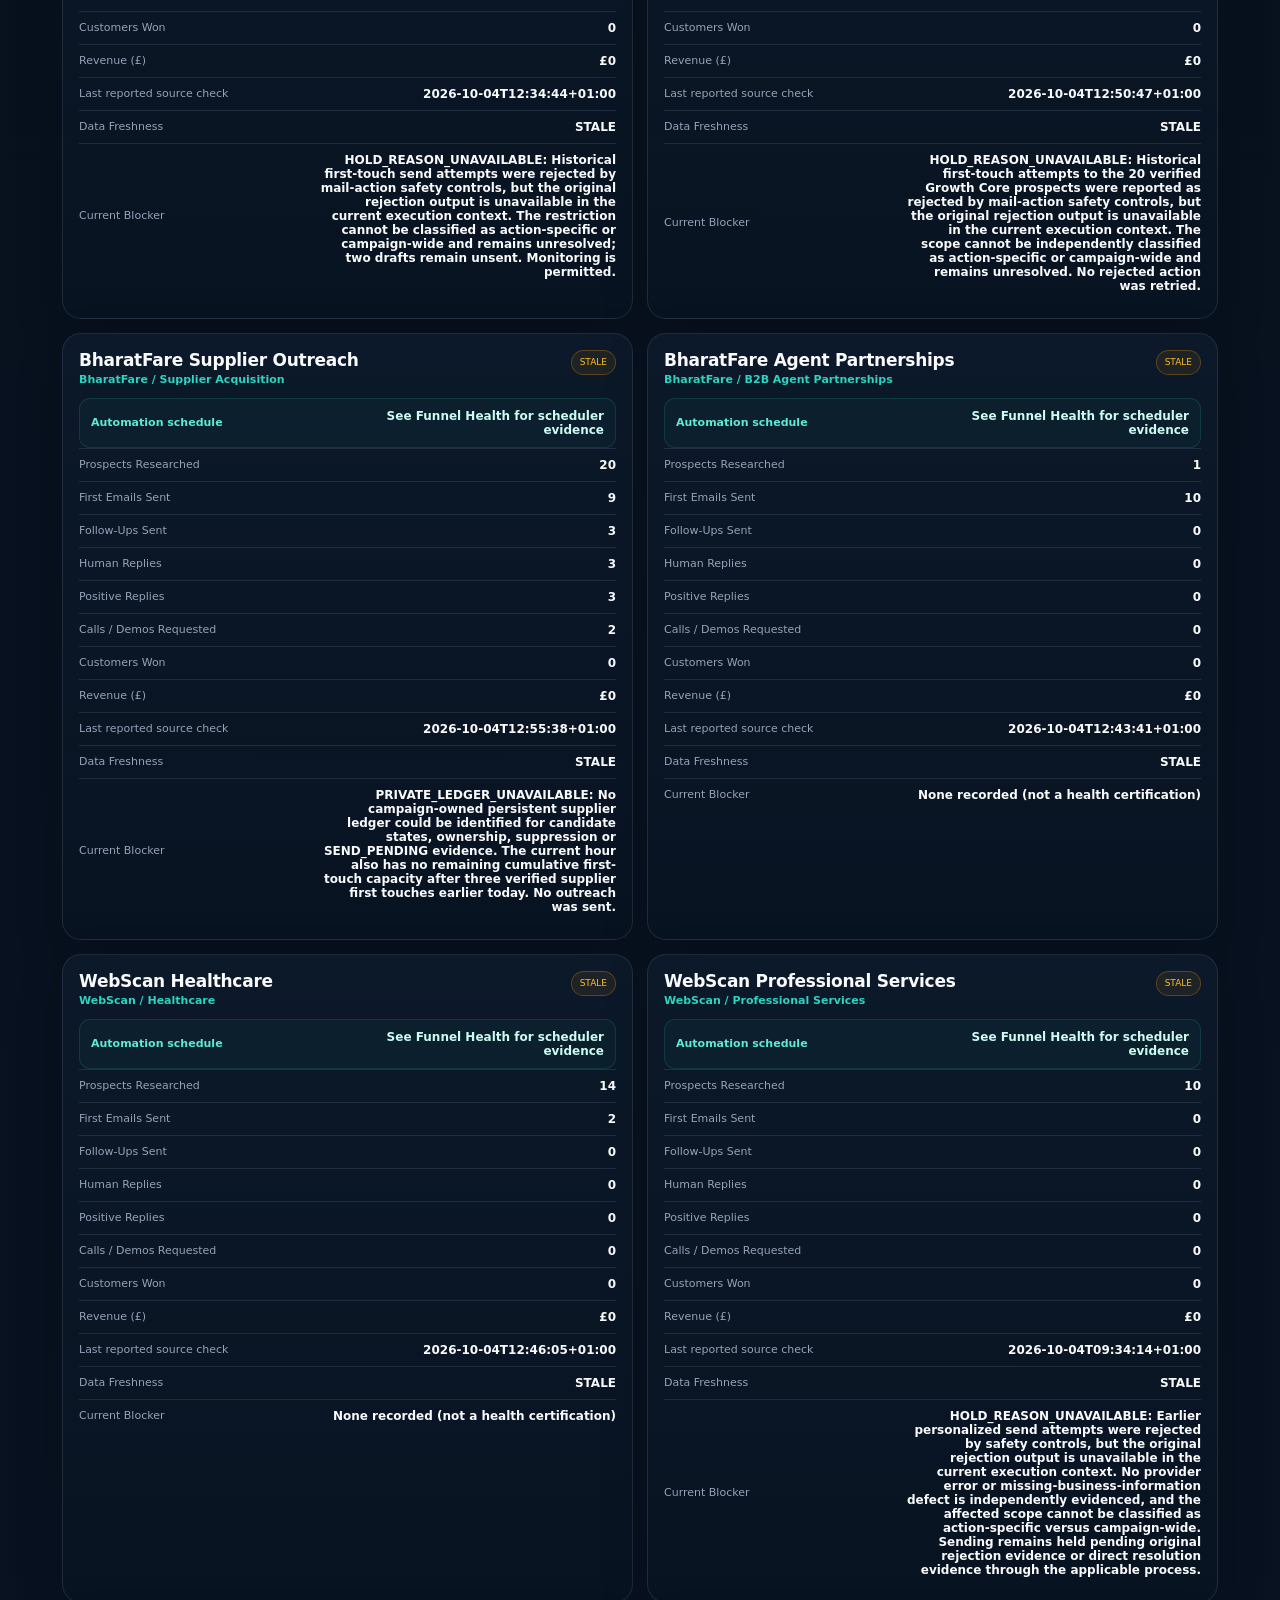
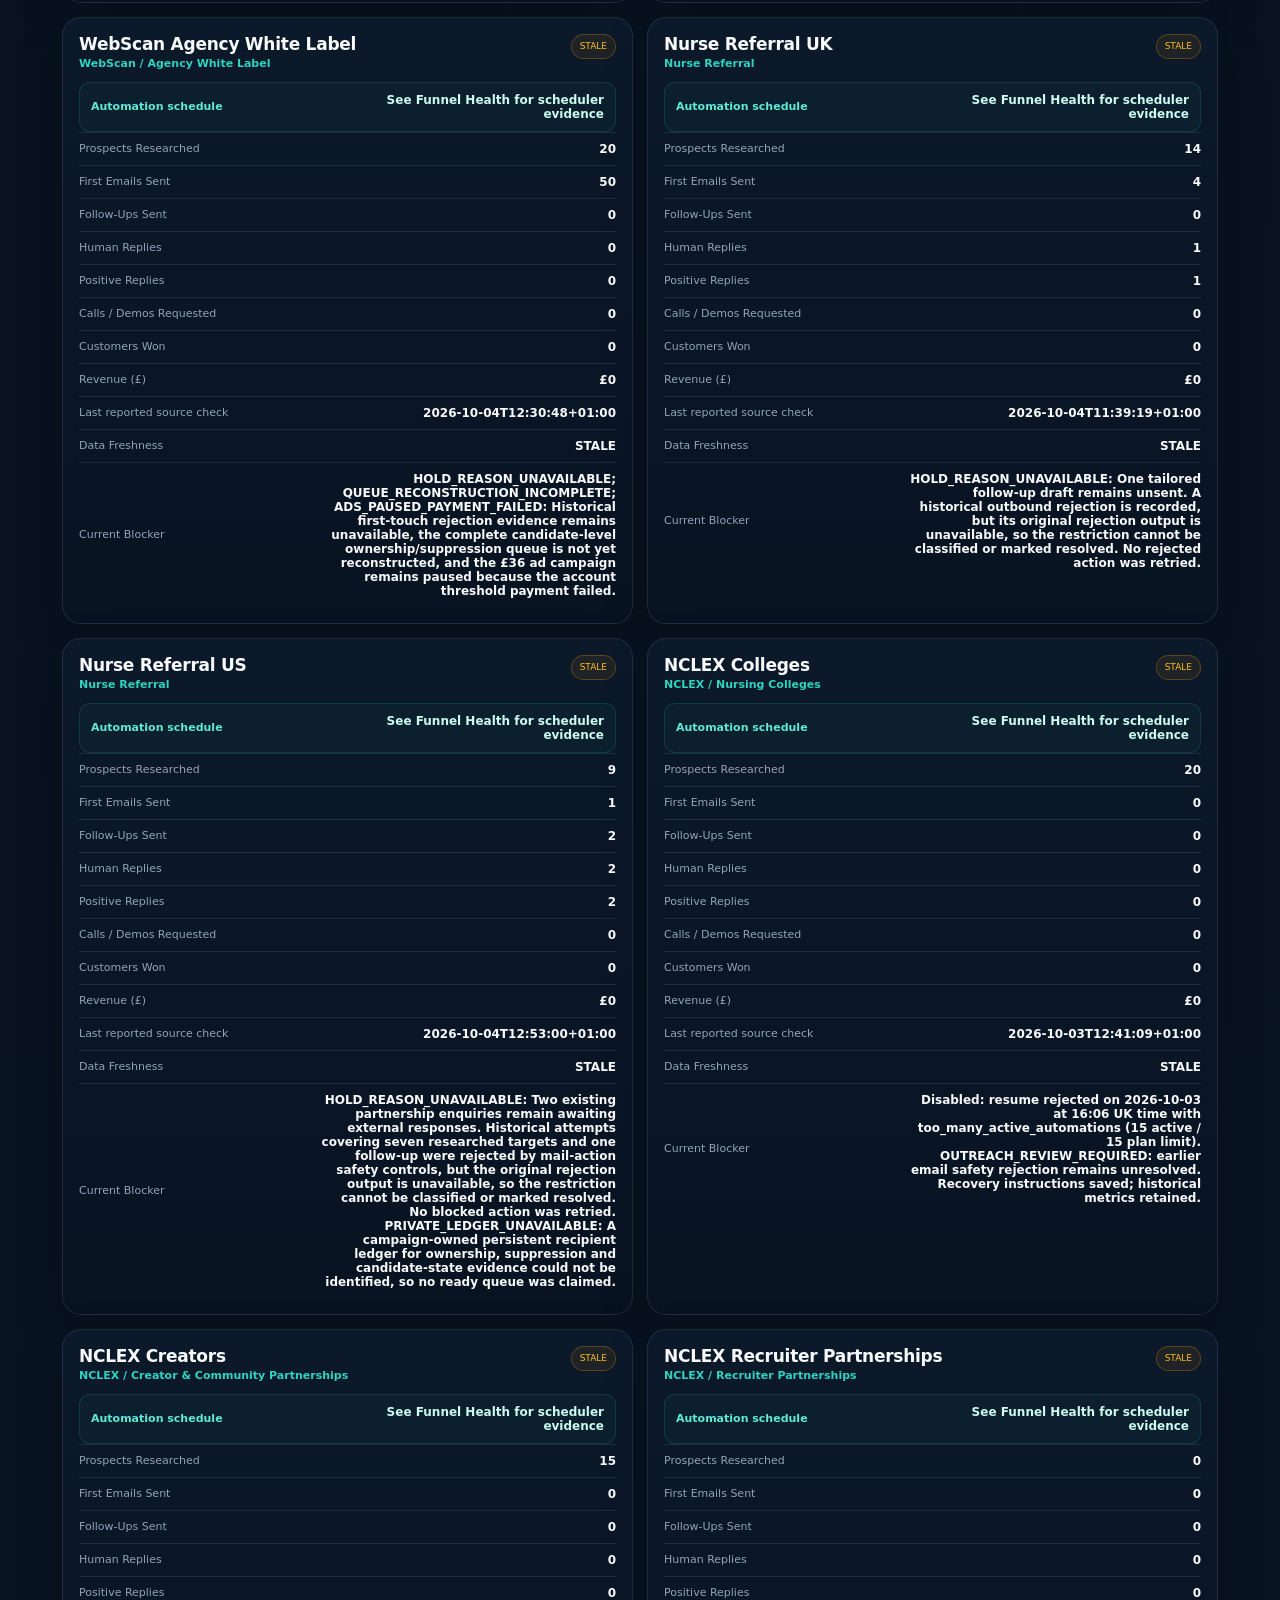
<file: funnel-dashboard/index.html>
<!doctype html>
<html lang="en" data-dashboard-version="2026-10-05T21:00:00+01:00">
<head>
<meta charset="utf-8">
<meta name="viewport" content="width=device-width,initial-scale=1,viewport-fit=cover">
<meta name="theme-color" content="#07111f">
<title>Aman Live Funnel Dashboard</title>
<link rel="stylesheet" href="dashboard-v2.css?v=20261005-ledger-sync">
</head>
<body>
<div class="ambient ambient-a"></div>
<div class="ambient ambient-b"></div>
<main class="app">
  <header class="topbar glass">
    <div>
      <div class="eyebrow">AMAN OPERATIONS</div>
      <h1>Live Funnel Dashboard</h1>
      <p class="sub">Verified telemetry only. No sample figures.</p>
    </div>
    <div class="header-status">
      <a class="button" id="loadLatestDashboard" href="?refresh=20261004-mobile">Load latest dashboard</a>
      <div class="pill success" id="activeFunnels">Checking automations…</div>
      <div class="refresh-chip">
        <span class="pulse"></span>
        <div>
          <small>Dashboard refresh</small>
          <strong id="refreshCountdown">60s</strong>
        </div>
      </div>
    </div>
  </header>

  <section class="sync-strip glass">
    <div>
      <span class="sync-label">LIVE DATA MODE</span>
      <strong>Auto-refresh every 60 seconds</strong>
    </div>
    <div class="sync-right">
      <span>Next ads telemetry check</span>
      <strong id="nextAdsSync">Calculating…</strong>
    </div>
  </section>

  <section class="section">
    <div class="eyebrow">AT A GLANCE</div>
    <h2>Operating Snapshot</h2>
    <div id="glanceStrip" class="glance-strip"></div>
  </section>

  <section class="section">
    <div class="eyebrow">VERIFIED EMAIL SNAPSHOT</div>
    <h2 id="webscanMailboxTitle">Daily email counters</h2>
    <div id="webscanMailboxes" class="panel glass"><p class="sub">Loading verified inbox counts…</p></div>
  </section>

  <section class="section">
    <div class="eyebrow">OUTREACH READINESS</div>
    <div class="section-head"><h2>Verified Prospect Queue</h2>
      <label class="ops-filter">Queue &amp; replies: <select id="opsInboxFilter" aria-label="Filter queue and replies by inbox"><option value="all">All inboxes</option><option>England inbox</option><option>Ecommerce inbox</option><option>BharatFare inbox</option><option>8891 inbox</option><option>Dreams inbox</option><option>Consulting inbox</option></select></label>
    </div>
    <div id="prospectQueue" class="panel glass"><p class="sub">Checking queue evidence…</p></div>
  </section>

  <section class="section">
    <div class="eyebrow">PROSPECT SUPPLY</div>
    <h2>Prospects produced per run</h2>
    <div id="prospectProduction" class="panel glass"><p class="sub">Loading qualification measurements…</p></div>
  </section>

  <section class="section">
    <div class="eyebrow">HOURLY WORKFLOW</div>
    <h2>Run completion &amp; hourly allowance</h2>
    <div id="hourlyRuns" class="panel glass"><p class="sub">Loading run evidence…</p></div>
  </section>

  <section class="section">
    <div class="eyebrow">SENDING &amp; FOLLOW-UP EVIDENCE</div>
    <h2>Funnel Health</h2>
    <div id="funnelHealth" class="panel glass"><p class="sub">Loading funnel health checks…</p></div>
  </section>

  <section class="section visual-grid">
    <div class="panel glass">
      <div class="panel-head">
        <div>
          <div class="eyebrow">MILESTONES</div>
          <h2>Progress Journey</h2>
        </div>
        <div class="ring-wrap">
          <svg class="progress-ring" width="76" height="76" viewBox="0 0 76 76">
            <circle class="ring-bg" cx="38" cy="38" r="31"></circle>
            <circle class="ring-fg" id="milestoneRing" cx="38" cy="38" r="31"></circle>
          </svg>
          <div class="ring-label"><strong id="milestoneCount">0/0</strong><span>done</span></div>
        </div>
      </div>
      <div id="milestones" class="milestones"></div>
    </div>

    <div class="panel glass">
      <div class="eyebrow">NEEDS ATTENTION</div>
      <h2>Operator Focus</h2>
      <div id="attentionList" class="attention-list"></div>
    </div>
  </section>

  <section class="section">
    <div class="section-head">
      <div>
        <div class="eyebrow">CHATGPT ADS</div>
        <h2>Live Ads Delivery</h2>
      </div>
      <div class="pill neutral" id="adDeliveryBadge">Loading</div>
    </div>
    <div class="hero-card glass">
      <div class="hero-card-top">
        <div>
          <div class="ad-kicker">CURRENT TEST</div>
          <h3 id="adCampaignName">WebScan Agency White Label - £36 Test</h3>
        </div>
        <div class="mini-sync">
          <span>Expected next sync</span>
          <strong id="adExpectedSync">—</strong>
        </div>
      </div>
      <div class="metrics">
        <div class="metric"><span>Status</span><strong id="adStatus">—</strong></div>
        <div class="metric"><span>Delivery</span><strong id="adDelivery">—</strong></div>
        <div class="metric"><span>Budget</span><strong id="adBudget">—</strong></div>
        <div class="metric"><span>Spend</span><strong id="adSpend">—</strong></div>
        <div class="metric"><span>Impressions</span><strong id="adImpressions">—</strong></div>
        <div class="metric"><span>Clicks</span><strong id="adClicks">—</strong></div>
        <div class="metric"><span>CTR</span><strong id="adCtr">—</strong></div>
        <div class="metric"><span>CPC</span><strong id="adCpc">—</strong></div>
        <div class="metric"><span>Review</span><strong id="adReview">—</strong></div>
        <div class="metric wide"><span>Milestone</span><strong id="adMilestone">—</strong></div>
      </div>
      <div class="helper-grid">
        <div class="helper-item"><span class="signal green"></span><span>Impressions &gt; 0 = ad serving</span></div>
        <div class="helper-item"><span class="signal teal"></span><span>Spend &gt; £0 = delivery confirmed</span></div>
        <div class="helper-item"><span class="signal blue"></span><span>Clicks &gt; 0 = engagement</span></div>
      </div>
      <div class="card-footer">
        <span id="lastUpdated">Last updated: —</span>
        <a class="button" href="https://ads.openai.com/manage/campaigns?act=adacct_6abed53f0290819c85d4a21d0542021b&campaignIds=cmpn_6402243baa2c819899283a91583b4735" target="_blank" rel="noopener">Open Ads Manager</a>
      </div>
    </div>
  </section>

  <section class="section">
    <div class="eyebrow">GOALS & PROGRESS</div>
    <h2>Targets</h2>
    <div id="goalsGrid" class="goals-grid"></div>
  </section>

  <section class="section">
    <div class="eyebrow">CONVERSION FUNNEL</div>
    <h2>From Prospect to Customer</h2>
    <div id="conversionFunnel" class="conversion-funnel glass"></div>
  </section>

  <section class="section action-priority-grid">
    <div class="panel glass">
      <div class="eyebrow">REPLY / ACTION CENTRE</div>
      <h2>WebScan Reply Centre</h2>
      <div id="replyCentre" class="reply-centre"></div>
    </div>
    <div class="panel glass">
      <div class="eyebrow">AUTOMATIC PRIORITIES</div>
      <h2>Top 3 Next Actions</h2>
      <div id="priorityList" class="priority-list"></div>
    </div>
  </section>

  <section class="section">
    <div class="section-head">
      <div>
        <div class="eyebrow">TRENDING</div>
        <h2>7-Day / 30-Day Trends</h2>
      </div>
      <div class="pill neutral">Collecting verified history</div>
    </div>
    <div id="trendPanel" class="trend-panel glass"></div>
  </section>

  <section class="section">
    <div class="eyebrow">CATEGORY INFOGRAPHICS</div>
    <h2>Portfolio Health</h2>
    <div id="categoryGrid" class="category-grid"></div>
  </section>

  <section class="section">
    <div class="eyebrow">OVERVIEW</div>
    <h2>Performance Summary</h2>
    <div id="summaryGrid" class="summary-grid"></div>
  </section>

  <section class="section">
    <div class="section-head">
      <div>
        <div class="eyebrow">ACTIVITY</div>
        <h2>Recent Timeline</h2>
      </div>
      <div class="pill neutral">Verified events only</div>
    </div>
    <div id="activityTimeline" class="timeline glass"></div>
  </section>

  <section class="section">
    <div class="section-head">
      <div>
        <div class="eyebrow">FUNNELS</div>
        <h2>All Tracked Funnels</h2>
      </div>
      <div class="legend-inline">
        <span><i class="dot live-dot"></i>Live</span>
        <span><i class="dot wait-dot"></i>Waiting</span>
        <span><i class="dot stale-dot"></i>Stale</span>
      </div>
    </div>
    <div id="funnels" class="funnel-list"></div>
  </section>

  <footer>
    <span>Europe/London</span>
    <span>GBP</span>
    <span>Accurate values only</span>
    <span>Updated 4 Oct · mobile refresh enabled</span>
  </footer>
</main>
<script src="hourly-evidence.js?v=20261004-hourly-v2"></script>
<script src="dashboard-v2.js?v=20261005-ledger-sync-2"></script>

<script>
(() => {
  const version = document.documentElement.dataset.dashboardVersion;
  const asset = document.querySelector('script[src*="dashboard-v2.js"]').getAttribute('src');
  const link = document.getElementById('loadLatestDashboard');
  function freshUrl() {
    const url = new URL(location.href);
    url.searchParams.set('refresh', Date.now().toString());
    return url.href;
  }
  link.addEventListener('click', () => { link.href = freshUrl(); });
  let checking = false;
  async function checkForUpdate() {
    if (checking || document.hidden) return;
    checking = true;
    try {
      const url = new URL('index.html', location.href);
      url.searchParams.set('check', Date.now().toString());
      const response = await fetch(url.href, { cache: 'no-store' });
      if (!response.ok) return;
      const next = new DOMParser().parseFromString(await response.text(), 'text/html');
      const nextVersion = next.documentElement.dataset.dashboardVersion;
      const nextAsset = next.querySelector('script[src*="dashboard-v2.js"]')?.getAttribute('src');
      if (!nextVersion || !nextAsset) return;
      if (Date.parse(nextVersion) > Date.parse(version) ||
          (nextVersion === version && nextAsset !== asset)) {
        location.replace(freshUrl());
      }
    } catch (_) { /* Keep the current dashboard available when offline. */ }
    finally { checking = false; }
  }
  window.addEventListener('pageshow', checkForUpdate);
  document.addEventListener('visibilitychange', checkForUpdate);
  setInterval(checkForUpdate, 60000);
})();
</script>
</body>
</html>
</file>
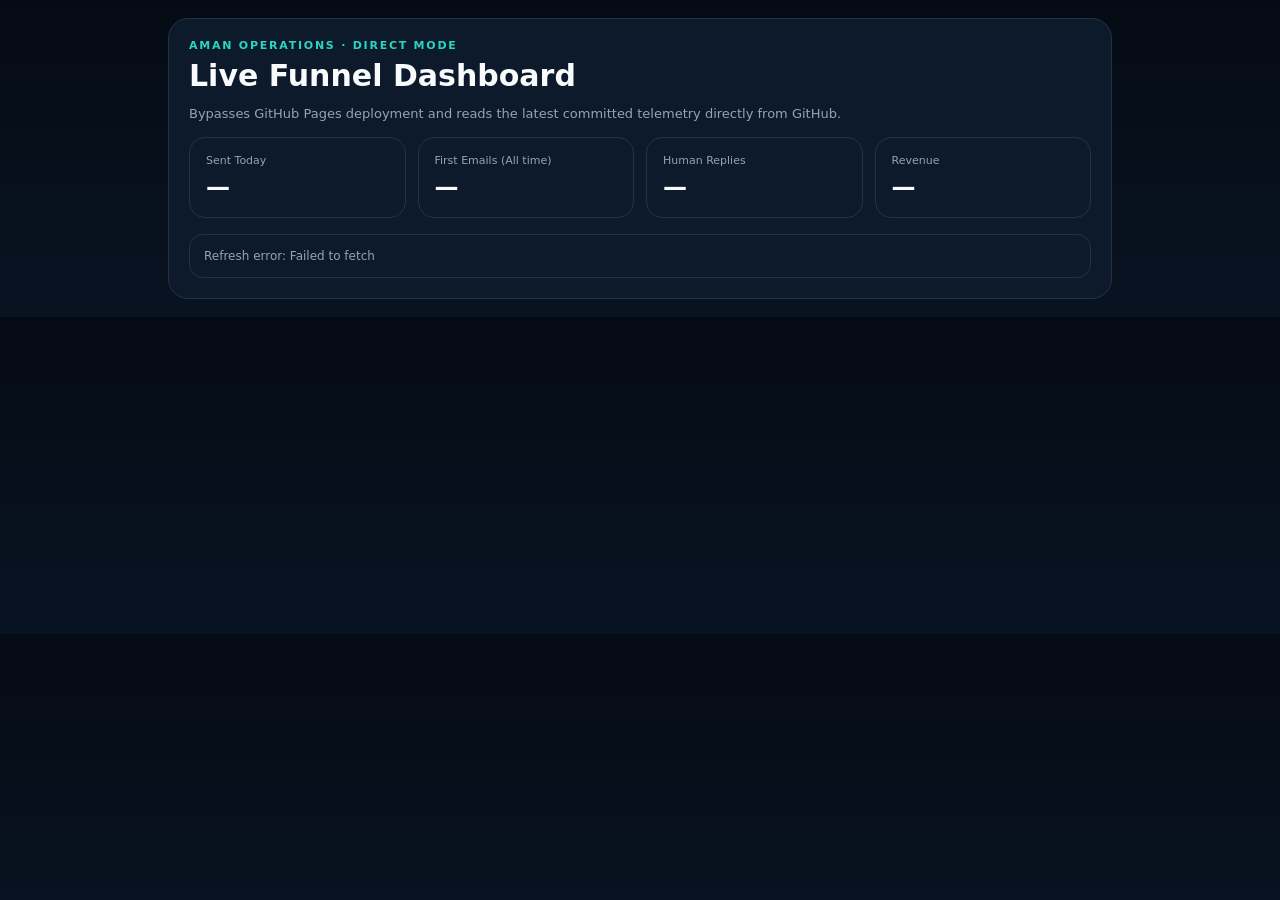
<file: funnel-dashboard/direct.html>
<!doctype html>
<html lang="en">
<head>
<meta charset="utf-8">
<meta name="viewport" content="width=device-width,initial-scale=1">
<meta name="theme-color" content="#07111f">
<title>Live Funnel Dashboard — Direct</title>
<style>
:root{--bg:#050b14;--panel:#0d1a2b;--line:#233247;--text:#f8fafc;--muted:#94a3b8;--teal:#2dd4bf}
*{box-sizing:border-box}body{margin:0;background:linear-gradient(180deg,#050b14,#081322);color:var(--text);font-family:Inter,system-ui,sans-serif}
.app{max-width:980px;margin:auto;padding:18px}.top{padding:20px;border:1px solid var(--line);border-radius:20px;background:var(--panel)}
.eyebrow{font-size:11px;letter-spacing:.16em;color:var(--teal);font-weight:900}.top h1{margin:6px 0 6px;font-size:30px}.sub{color:var(--muted);font-size:13px}
.grid{display:grid;grid-template-columns:repeat(4,1fr);gap:12px;margin-top:16px}.card{padding:16px;border:1px solid var(--line);border-radius:16px;background:var(--panel)}
.card span{display:block;color:var(--muted);font-size:11px}.card strong{display:block;font-size:24px;margin-top:6px}
.status{margin-top:16px;padding:14px;border:1px solid var(--line);border-radius:14px;background:var(--panel);color:var(--muted);font-size:12px}
@media(max-width:700px){.grid{grid-template-columns:repeat(2,1fr)}}@media(max-width:420px){.grid{grid-template-columns:1fr}}
</style>
</head>
<body>
<main class="app">
<section class="top">
<div class="eyebrow">AMAN OPERATIONS · DIRECT MODE</div>
<h1>Live Funnel Dashboard</h1>
<p class="sub">Bypasses GitHub Pages deployment and reads the latest committed telemetry directly from GitHub.</p>
<div class="grid">
<div class="card"><span>Sent Today</span><strong id="sentToday">—</strong></div>
<div class="card"><span>First Emails (All time)</span><strong id="sentAll">—</strong></div>
<div class="card"><span>Human Replies</span><strong id="replies">—</strong></div>
<div class="card"><span>Revenue</span><strong id="revenue">—</strong></div>
</div>
<div class="status" id="status">Loading latest telemetry…</div>
</section>
</main>
<script>
const BASE='https://raw.githubusercontent.com/AmanThakran007/missed-call-demo/main/funnel-dashboard/';
const funnelIds=['dpdp-buyer-outreach','b2b-appointment-setting','webscan-general-sme','webscan-healthcare','webscan-professional-services','webscan-agency-white-label','uk-resourcer-outreach','nurse-referral-uk','nurse-referral-us','nclex-growth-core','nclex-colleges','nclex-creators','nclex-recruiter-partnerships','bharatfare-supplier-outreach','bharatfare-agent-partnerships'];
async function get(path){const r=await fetch(BASE+path+'?t='+Date.now(),{cache:'no-store'});if(!r.ok)throw new Error(path+' '+r.status);return r.json()}
async function refresh(){
 try{
  const base=await get('telemetry.json');
  const parts=await Promise.all(funnelIds.map(id=>get('telemetry/funnels/'+id+'.json').catch(()=>null)));
  const replies=parts.reduce((n,f)=>n+(Number(f&&f.humanReplies)||0),0);
  const revenue=parts.reduce((n,f)=>n+(Number(f&&f.revenueGbp)||0),0);
  document.getElementById('sentToday').textContent=base.ledgerSnapshot?.sentToday ?? '—';
  document.getElementById('sentAll').textContent=base.ledgerSnapshot?.sentAll ?? parts.reduce((n,f)=>n+(Number(f&&f.firstEmailsSent)||0),0);
  document.getElementById('replies').textContent=replies;
  document.getElementById('revenue').textContent='£'+revenue.toFixed(0);
  document.getElementById('status').textContent='Updated '+new Date().toLocaleTimeString('en-GB')+' · refreshes every 60 seconds · source: latest GitHub main branch';
 }catch(e){document.getElementById('status').textContent='Refresh error: '+e.message}
}
refresh();setInterval(refresh,60000);
</script>
</body>
</html>
</file>
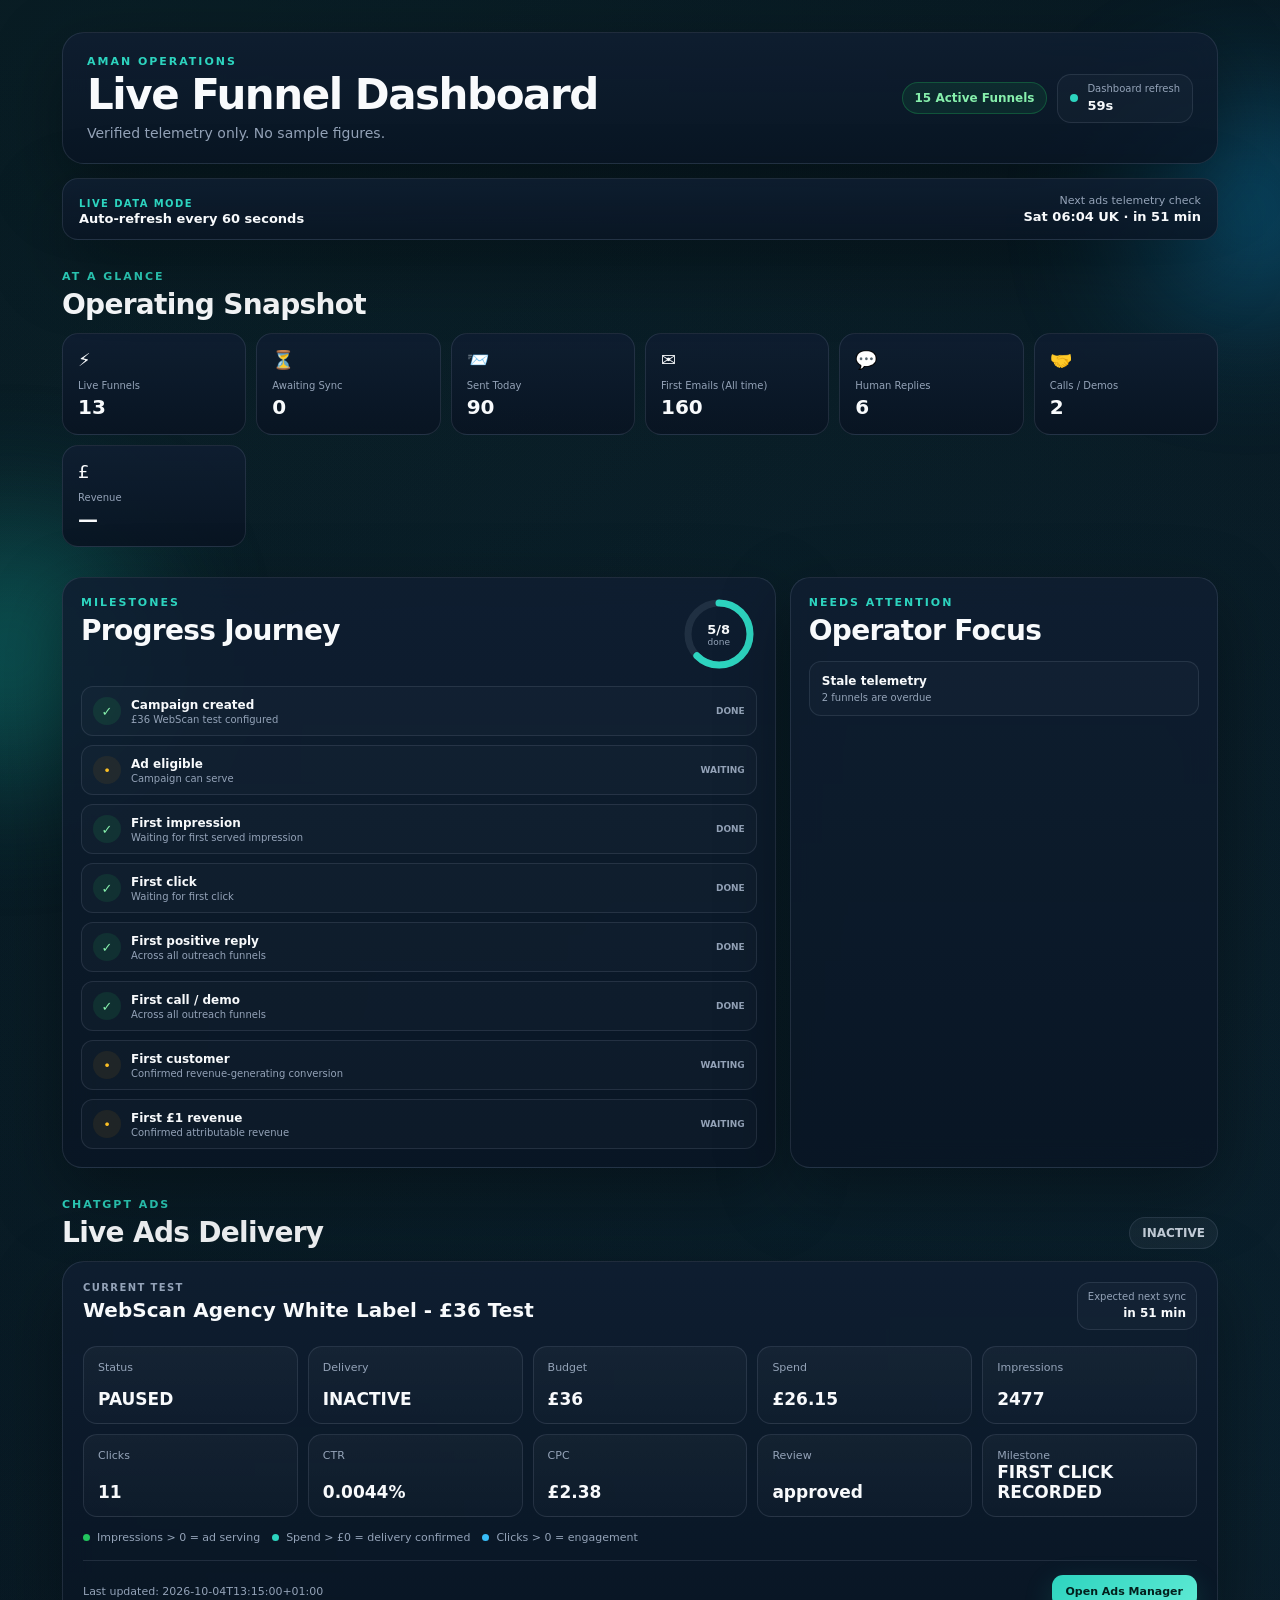
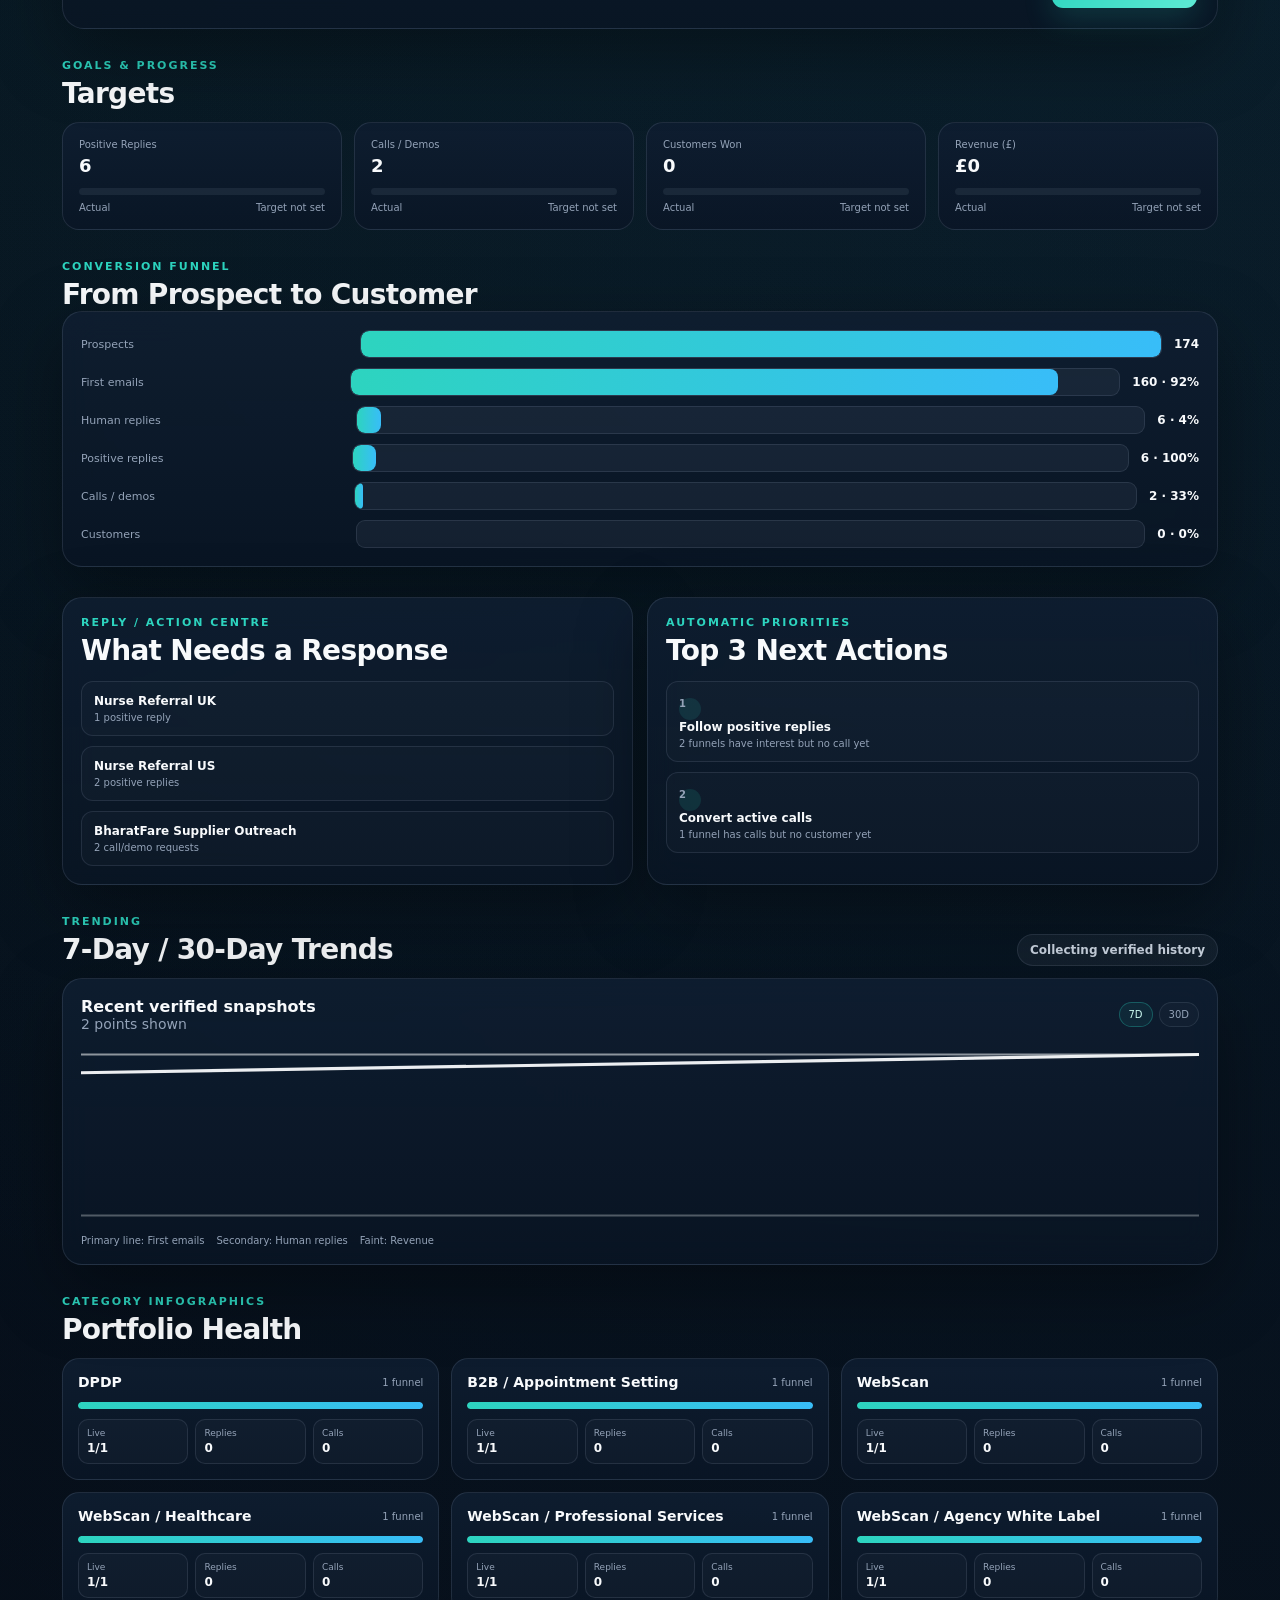
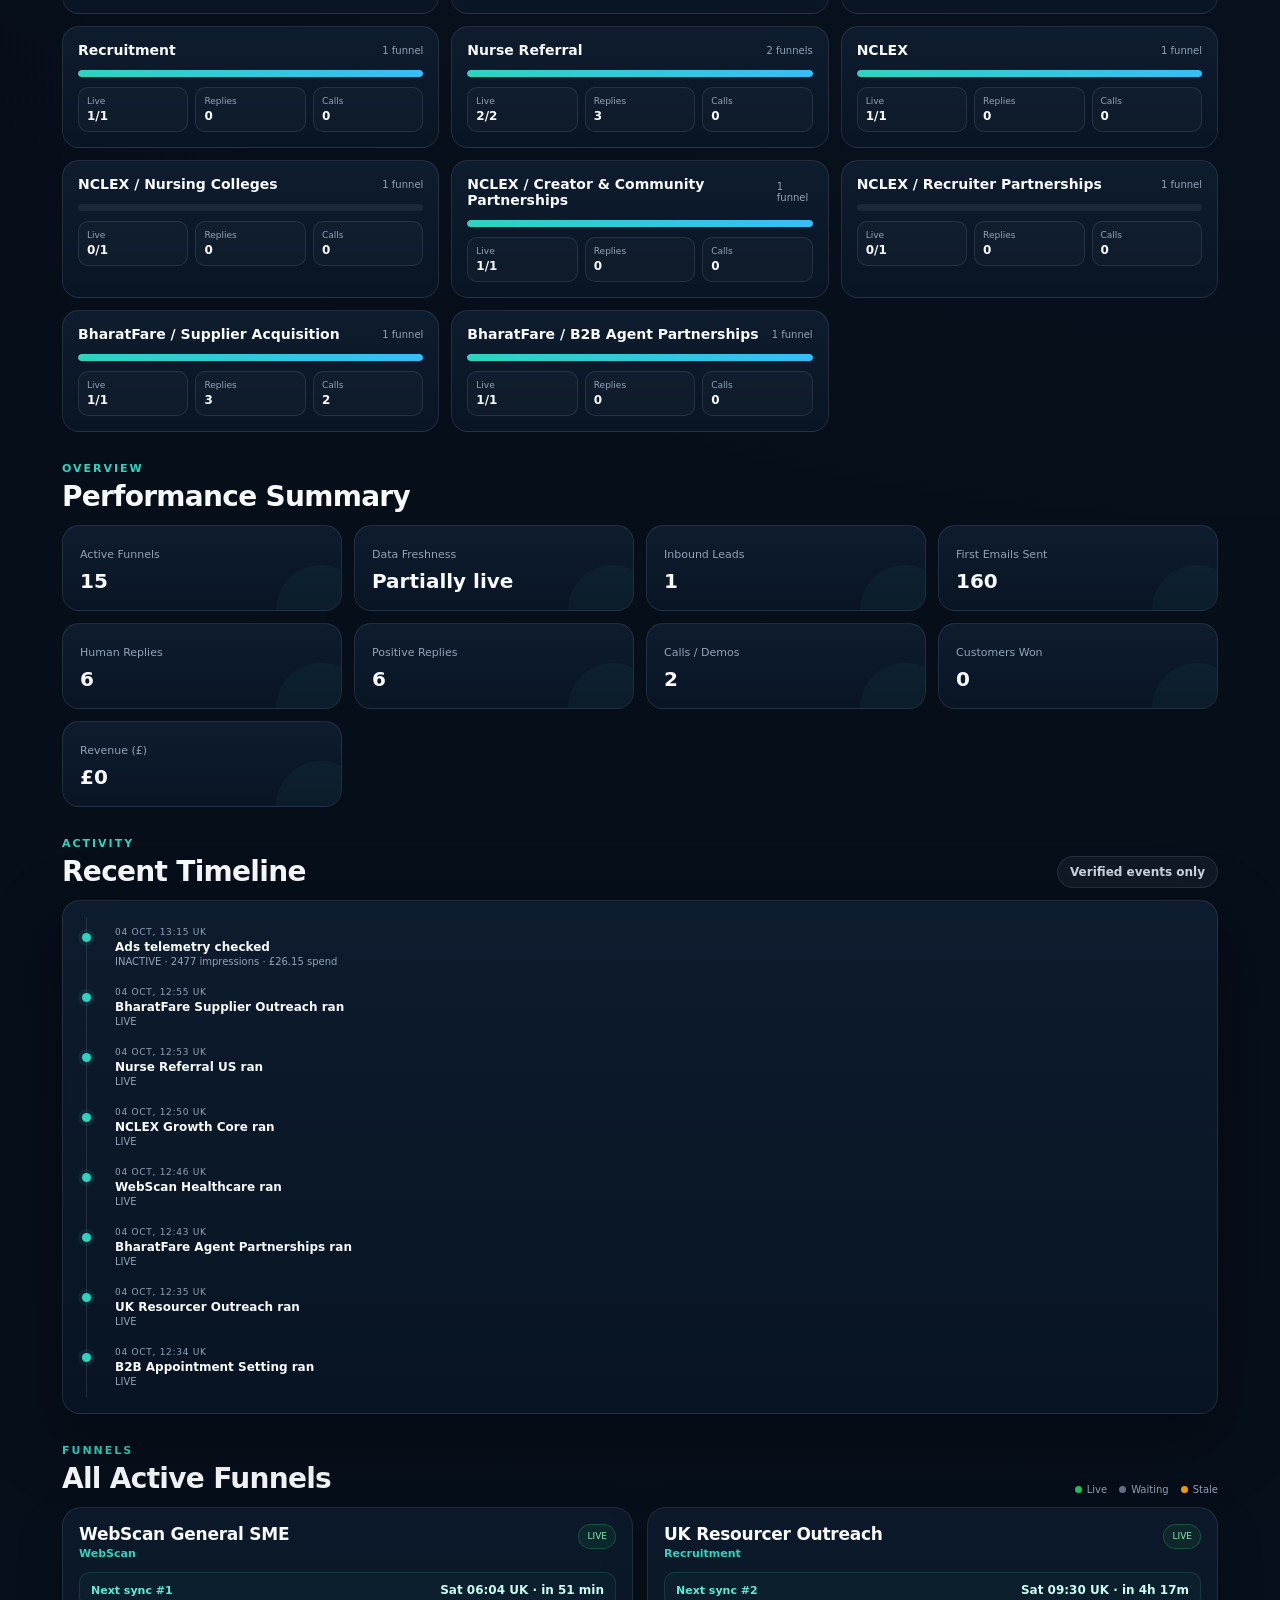
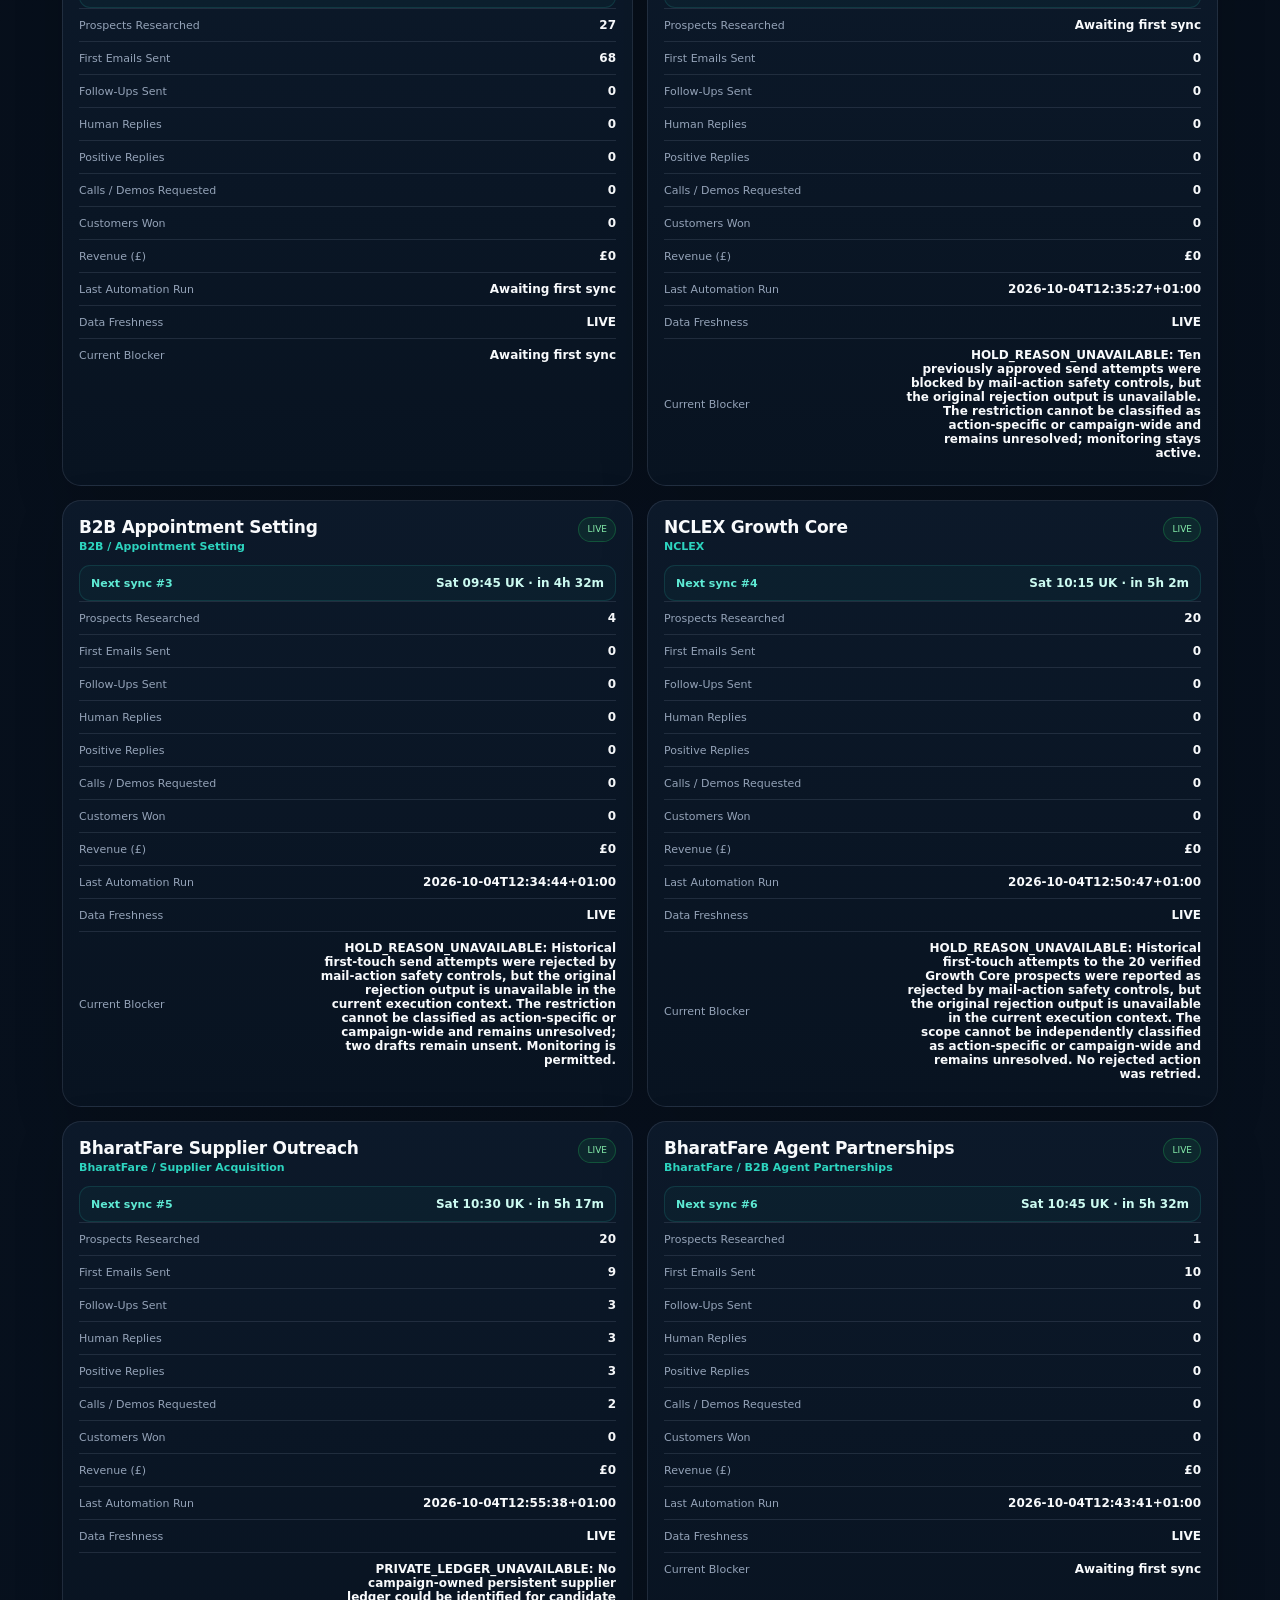
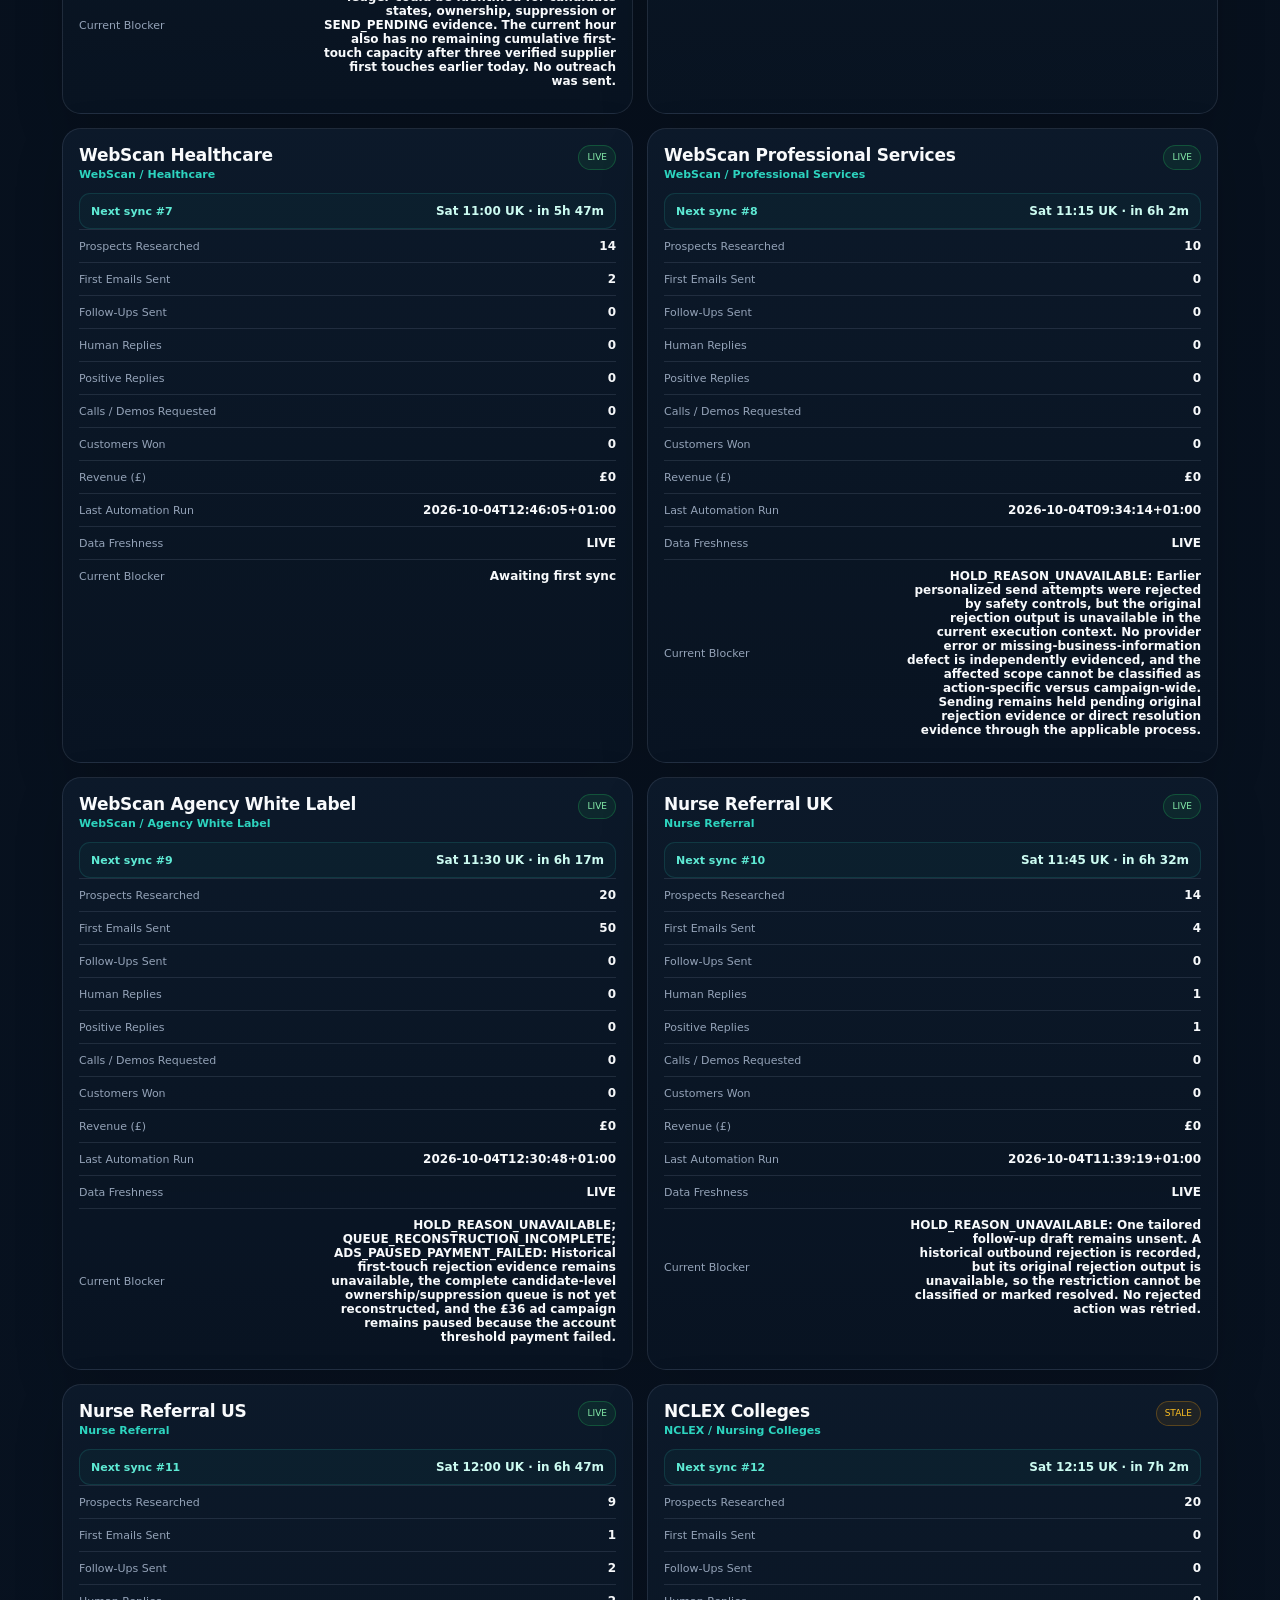
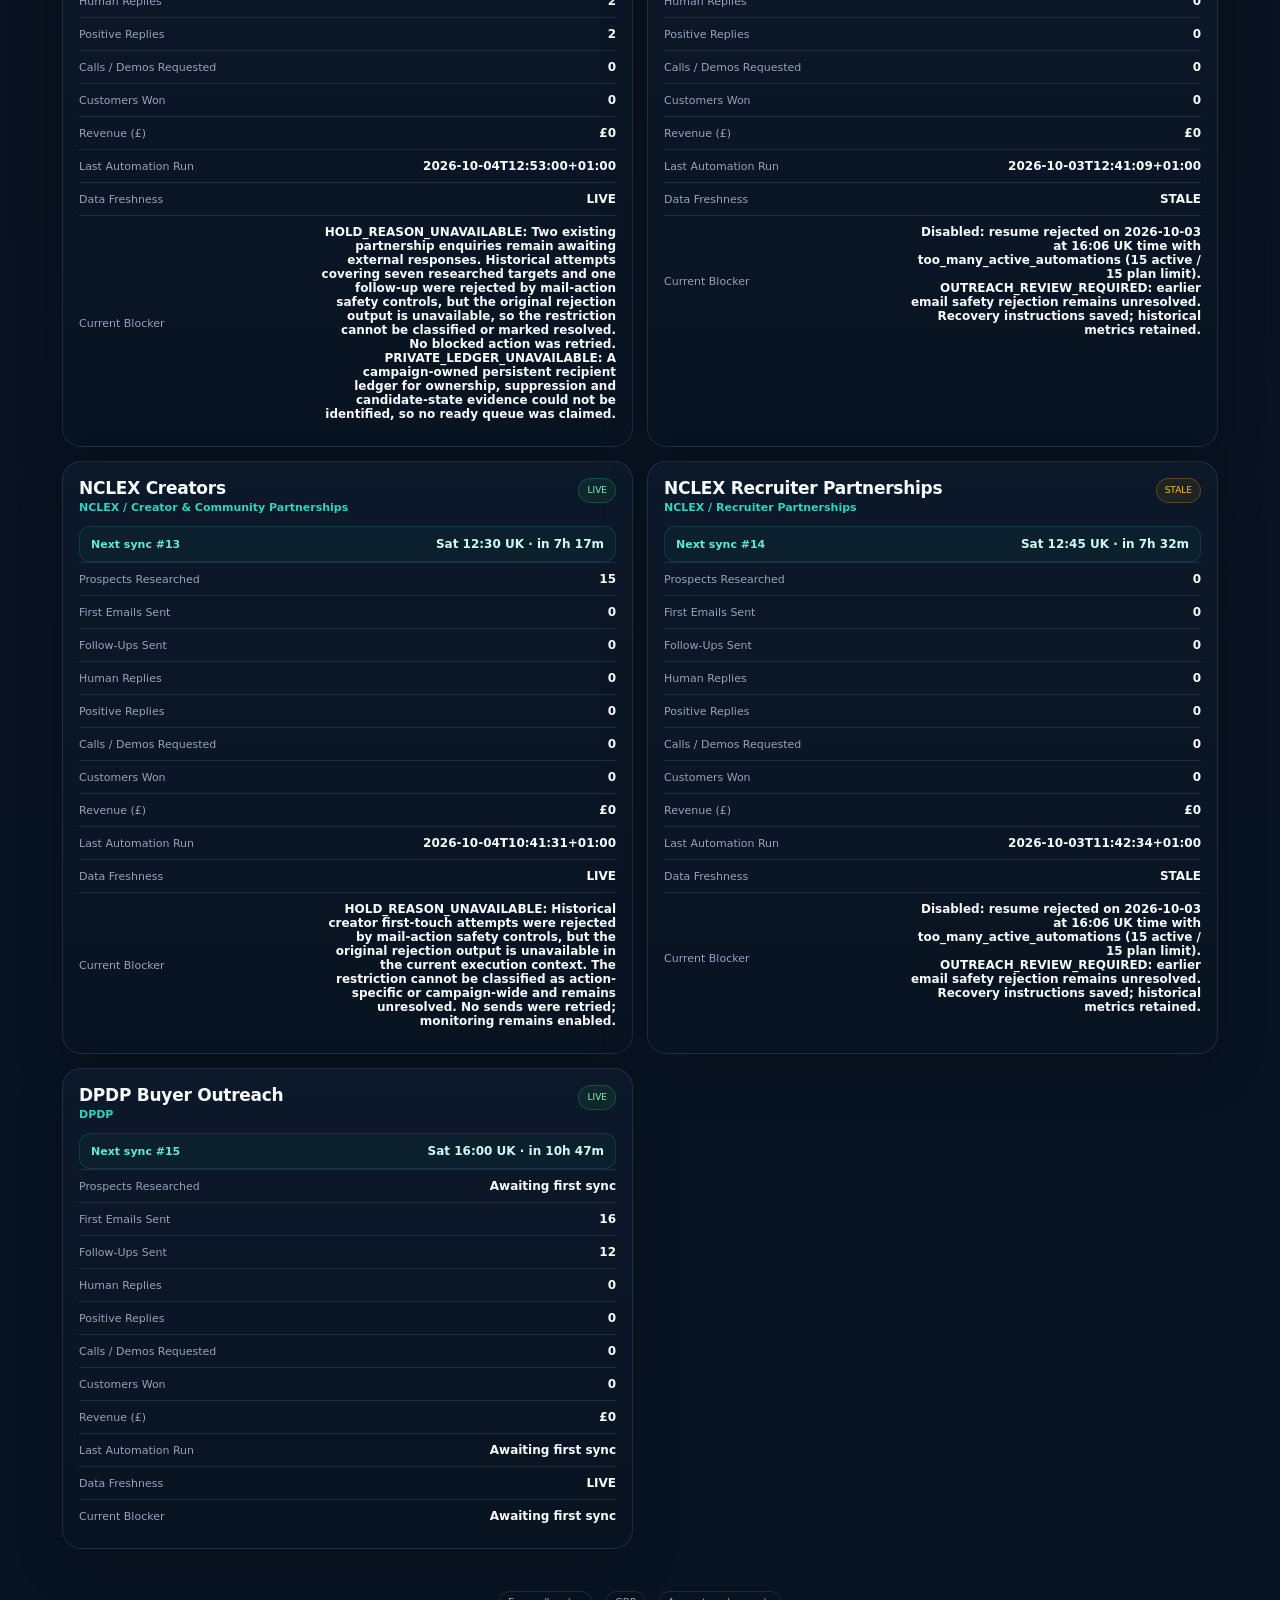
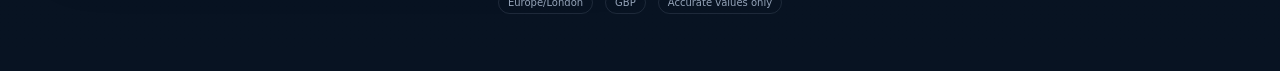
<file: funnel-dashboard/live.html>
<!doctype html>
<html lang="en">
<head>
<meta charset="utf-8">
<meta name="viewport" content="width=device-width,initial-scale=1,viewport-fit=cover">
<meta name="theme-color" content="#07111f">
<title>Aman Live Funnel Dashboard</title>
<style>
:root{
  --bg:#050b14;--bg2:#081322;--panel:rgba(13,26,43,.82);--line:rgba(148,163,184,.16);
  --text:#f8fafc;--muted:#94a3b8;--teal:#2dd4bf;--green:#22c55e;--amber:#f59e0b;
  --red:#ef4444;--blue:#38bdf8;--violet:#8b5cf6;--pink:#f472b6;--shadow:0 24px 70px rgba(0,0,0,.34)
}
*{box-sizing:border-box}html{scroll-behavior:smooth}
body{margin:0;min-height:100vh;font-family:Inter,ui-sans-serif,system-ui,-apple-system,BlinkMacSystemFont,"Segoe UI",sans-serif;
background:radial-gradient(circle at 10% 0%,rgba(45,212,191,.08),transparent 30%),radial-gradient(circle at 100% 15%,rgba(56,189,248,.08),transparent 28%),linear-gradient(180deg,var(--bg),var(--bg2));color:var(--text)}
.ambient{position:fixed;pointer-events:none;filter:blur(70px);opacity:.35;z-index:0;border-radius:999px}
.ambient-a{width:220px;height:220px;background:#0ea5e9;top:100px;right:-80px}.ambient-b{width:260px;height:260px;background:#14b8a6;bottom:120px;left:-120px}
.app{position:relative;z-index:1;max-width:1200px;margin:auto;padding:22px}
.glass{background:linear-gradient(180deg,rgba(15,30,49,.88),rgba(9,21,36,.84));backdrop-filter:blur(16px);-webkit-backdrop-filter:blur(16px);border:1px solid var(--line);box-shadow:var(--shadow)}
.topbar{display:flex;justify-content:space-between;align-items:center;gap:20px;padding:22px 24px;border-radius:22px;margin-top:10px}
.topbar h1{font-size:clamp(27px,4vw,42px);line-height:1.05;margin:5px 0 8px;letter-spacing:-.035em}.sub{margin:0;color:var(--muted);font-size:14px}
.eyebrow{font-size:11px;letter-spacing:.18em;color:var(--teal);font-weight:900}.header-status{display:flex;gap:10px;align-items:center;flex-wrap:wrap;justify-content:flex-end}
.pill{border:1px solid var(--line);border-radius:999px;padding:8px 12px;font-size:12px;font-weight:850;white-space:nowrap}
.success{background:rgba(34,197,94,.1);color:#86efac;border-color:rgba(34,197,94,.28)}.neutral{background:rgba(148,163,184,.08);color:#cbd5e1}
.refresh-chip{display:flex;align-items:center;gap:9px;padding:8px 12px;border:1px solid var(--line);border-radius:14px;background:rgba(255,255,255,.025)}
.refresh-chip small{display:block;color:var(--muted);font-size:10px;margin-bottom:1px}.refresh-chip strong{font-size:13px}
.pulse{width:8px;height:8px;border-radius:50%;background:var(--teal);box-shadow:0 0 0 0 rgba(45,212,191,.5);animation:pulse 2s infinite}
@keyframes pulse{0%{box-shadow:0 0 0 0 rgba(45,212,191,.5)}70%{box-shadow:0 0 0 9px rgba(45,212,191,0)}100%{box-shadow:0 0 0 0 rgba(45,212,191,0)}}
.sync-strip{margin-top:14px;border-radius:16px;padding:13px 16px;display:flex;justify-content:space-between;align-items:center;gap:12px}
.sync-strip strong{display:block;font-size:13px}.sync-label{font-size:10px;font-weight:900;color:var(--teal);letter-spacing:.14em}.sync-right{text-align:right;color:var(--muted);font-size:11px}.sync-right strong{color:var(--text);margin-top:2px}
.section{margin:30px 0}.section-head{display:flex;justify-content:space-between;gap:14px;align-items:end;margin-bottom:12px}h2{font-size:clamp(21px,3vw,28px);margin:5px 0 0;letter-spacing:-.025em}
.glance-strip{display:grid;grid-template-columns:repeat(6,1fr);gap:10px;margin-top:12px}.glance-card{padding:15px;border-radius:16px;border:1px solid var(--line);background:linear-gradient(180deg,rgba(15,30,49,.94),rgba(9,20,34,.9))}
.glance-icon{font-size:18px;margin-bottom:10px}.glance-card span{display:block;color:var(--muted);font-size:10px}.glance-card strong{display:block;font-size:20px;margin-top:4px}
.visual-grid{display:grid;grid-template-columns:1.25fr .75fr;gap:14px}.panel{border-radius:20px;padding:18px}.panel-head{display:flex;justify-content:space-between;align-items:flex-start;gap:14px}
.progress-ring{transform:rotate(-90deg)}.ring-bg,.ring-fg{fill:none;stroke-width:7}.ring-bg{stroke:rgba(148,163,184,.14)}.ring-fg{stroke:var(--teal);stroke-linecap:round;stroke-dasharray:195;stroke-dashoffset:195;transition:stroke-dashoffset .8s ease}
.ring-wrap{position:relative;width:76px;height:76px}.ring-label{position:absolute;inset:0;display:flex;flex-direction:column;align-items:center;justify-content:center}.ring-label strong{font-size:13px}.ring-label span{font-size:9px;color:var(--muted)}
.milestones{margin-top:14px;display:grid;gap:9px}.milestone{display:grid;grid-template-columns:28px 1fr auto;gap:10px;align-items:center;padding:10px 11px;border:1px solid var(--line);border-radius:12px;background:rgba(255,255,255,.02)}
.milestone-icon{width:28px;height:28px;border-radius:50%;display:grid;place-items:center;background:rgba(148,163,184,.08);font-size:13px}.milestone.done .milestone-icon{background:rgba(34,197,94,.12);color:#86efac}.milestone.waiting .milestone-icon{background:rgba(245,158,11,.08);color:#fbbf24}
.milestone-title{font-size:12px;font-weight:800}.milestone-sub{font-size:10px;color:var(--muted);margin-top:2px}.milestone-state{font-size:9px;color:var(--muted);font-weight:800;text-transform:uppercase}
.attention-list{display:grid;gap:10px;margin-top:14px}.attention-item{padding:12px;border:1px solid var(--line);border-radius:12px;background:rgba(255,255,255,.02)}.attention-item strong{display:block;font-size:12px}.attention-item span{display:block;color:var(--muted);font-size:10px;margin-top:4px}
.hero-card{border-radius:22px;padding:20px}.hero-card-top{display:flex;justify-content:space-between;gap:16px;align-items:flex-start;margin-bottom:16px}.ad-kicker{font-size:10px;letter-spacing:.14em;color:var(--muted);font-weight:800}.hero-card h3{margin:5px 0 0;font-size:20px}
.mini-sync{text-align:right;border:1px solid var(--line);border-radius:13px;padding:8px 10px;background:rgba(255,255,255,.025)}.mini-sync span{display:block;color:var(--muted);font-size:10px}.mini-sync strong{font-size:12px}
.metrics{display:grid;grid-template-columns:repeat(5,1fr);gap:10px}.metric{padding:14px;border-radius:14px;border:1px solid var(--line);background:linear-gradient(180deg,rgba(255,255,255,.035),rgba(255,255,255,.015));min-height:78px;display:flex;flex-direction:column;justify-content:space-between}
.metric span,.summary-card span,.row span{color:var(--muted);font-size:11px}.metric strong{font-size:17px;word-break:break-word}.metric.wide{grid-column:span 1}
.helper-grid{display:flex;gap:12px;flex-wrap:wrap;margin-top:14px}.helper-item{display:flex;align-items:center;gap:7px;color:var(--muted);font-size:11px}.signal{width:7px;height:7px;border-radius:50%;display:inline-block}.signal.green{background:var(--green)}.signal.teal{background:var(--teal)}.signal.blue{background:var(--blue)}
.card-footer{display:flex;justify-content:space-between;gap:14px;align-items:center;margin-top:16px;padding-top:14px;border-top:1px solid var(--line);color:var(--muted);font-size:11px}
.button{display:inline-flex;align-items:center;justify-content:center;text-decoration:none;background:linear-gradient(135deg,var(--teal),#5eead4);color:#03201d;font-weight:900;border-radius:11px;padding:10px 14px;box-shadow:0 10px 30px rgba(45,212,191,.18)}
.category-grid{display:grid;grid-template-columns:repeat(3,1fr);gap:12px;margin-top:12px}.category-card{border:1px solid var(--line);border-radius:17px;padding:15px;background:linear-gradient(180deg,rgba(15,30,49,.9),rgba(10,22,38,.9))}
.category-top{display:flex;justify-content:space-between;gap:10px;align-items:center}.category-name{font-weight:900;font-size:14px}.category-count{font-size:10px;color:var(--muted)}
.health-bar{height:7px;border-radius:999px;background:rgba(148,163,184,.1);overflow:hidden;margin:12px 0 10px}.health-fill{height:100%;border-radius:999px;background:linear-gradient(90deg,var(--teal),var(--blue))}
.category-stats{display:grid;grid-template-columns:repeat(3,1fr);gap:7px}.category-stat{padding:8px;border-radius:10px;background:rgba(255,255,255,.025);border:1px solid var(--line)}.category-stat span{display:block;color:var(--muted);font-size:9px}.category-stat strong{display:block;font-size:12px;margin-top:3px}
.summary-grid{display:grid;grid-template-columns:repeat(4,1fr);gap:12px;margin-top:12px}.summary-card{position:relative;overflow:hidden;padding:17px;border-radius:17px;background:linear-gradient(180deg,rgba(15,30,49,.9),rgba(10,22,38,.9));border:1px solid var(--line)}
.summary-card:after{content:"";position:absolute;inset:auto -25px -45px auto;width:90px;height:90px;border-radius:50%;background:rgba(45,212,191,.045)}.summary-card strong{display:block;font-size:20px;margin-top:7px;position:relative;z-index:1}
.timeline{border-radius:18px;padding:16px}.timeline-item{position:relative;padding:10px 8px 10px 28px;border-left:1px solid rgba(148,163,184,.18);margin-left:7px}.timeline-item:before{content:"";position:absolute;left:-5px;top:16px;width:9px;height:9px;border-radius:50%;background:var(--teal);box-shadow:0 0 0 4px rgba(45,212,191,.08)}
.timeline-time{font-size:9px;color:var(--muted);text-transform:uppercase;letter-spacing:.08em}.timeline-title{font-size:12px;font-weight:850;margin-top:3px}.timeline-sub{font-size:10px;color:var(--muted);margin-top:2px}
.legend-inline{display:flex;gap:12px;flex-wrap:wrap;color:var(--muted);font-size:10px}.legend-inline span{display:flex;align-items:center;gap:5px}.dot{width:7px;height:7px;border-radius:50%;display:inline-block}.live-dot{background:var(--green)}.wait-dot{background:#64748b}.stale-dot{background:var(--amber)}
.funnel-list{display:grid;grid-template-columns:repeat(2,1fr);gap:14px;margin-top:12px}.funnel-card{background:linear-gradient(180deg,rgba(13,26,43,.92),rgba(9,20,34,.9));border:1px solid var(--line);border-radius:19px;padding:16px;box-shadow:0 18px 50px rgba(0,0,0,.16)}
.funnel-head{display:flex;justify-content:space-between;gap:12px;align-items:flex-start;margin-bottom:12px}.funnel-name{font-size:17px;font-weight:900;letter-spacing:-.015em}.category{font-size:11px;color:var(--teal);margin-top:3px;font-weight:750}
.status{max-width:46%;font-size:9px;line-height:1.2;border-radius:999px;border:1px solid var(--line);padding:6px 8px;color:var(--muted);text-align:center;background:rgba(255,255,255,.02)}.status.live-status{color:#86efac;background:rgba(34,197,94,.09);border-color:rgba(34,197,94,.28)}.status.stale-status{color:#fbbf24;background:rgba(245,158,11,.08);border-color:rgba(245,158,11,.28)}
.row{display:flex;justify-content:space-between;gap:16px;padding:9px 0;border-top:1px solid var(--line);align-items:center}.row strong{text-align:right;font-size:12px;max-width:55%;word-break:break-word}
.row.next-sync-row{margin-top:7px;padding:10px 11px;border:1px solid rgba(45,212,191,.14);border-radius:11px;background:rgba(45,212,191,.035)}.row.next-sync-row span{color:#5eead4;font-weight:800}.row.next-sync-row strong{color:#ccfbf1}
footer{display:flex;justify-content:center;gap:12px;flex-wrap:wrap;color:var(--muted);font-size:10px;padding:12px 0 35px}footer span{padding:5px 9px;border:1px solid var(--line);border-radius:999px}
@media(max-width:950px){.glance-strip{grid-template-columns:repeat(3,1fr)}.category-grid{grid-template-columns:repeat(2,1fr)}.visual-grid{grid-template-columns:1fr}}
@media(max-width:800px){.app{padding:13px}.topbar{align-items:flex-start;padding:18px;border-radius:18px}.header-status{flex-direction:column;align-items:flex-end}.refresh-chip{padding:7px 10px}.sync-strip{align-items:flex-start}.metrics{grid-template-columns:repeat(2,1fr)}.metric.wide{grid-column:span 2}.summary-grid{grid-template-columns:repeat(2,1fr)}.funnel-list{grid-template-columns:1fr}.hero-card{padding:15px}.hero-card-top{align-items:flex-start}.mini-sync{min-width:120px}.category-grid{grid-template-columns:1fr}}
@media(max-width:480px){.topbar{display:block}.header-status{margin-top:14px;display:grid;grid-template-columns:1fr 1fr;align-items:stretch}.header-status .pill,.refresh-chip{justify-content:center;text-align:center}.sync-strip{display:block}.sync-right{text-align:left;margin-top:8px}.section{margin:23px 0}.section-head{align-items:flex-start}.legend-inline{display:none}.hero-card-top{display:block}.mini-sync{text-align:left;margin-top:12px}.metrics{gap:8px}.metric{min-height:72px;padding:11px}.summary-card{padding:14px}.funnel-card{padding:14px}.row{gap:12px}.row strong{max-width:52%}.card-footer{display:block}.button{width:100%;margin-top:12px}.glance-strip{grid-template-columns:repeat(2,1fr)}.panel{padding:14px}.milestone{grid-template-columns:28px 1fr}.milestone-state{grid-column:2}.category-stats{grid-template-columns:repeat(3,1fr)}}

.goals-grid{display:grid;grid-template-columns:repeat(4,1fr);gap:12px;margin-top:12px}
.goal-card{padding:16px;border:1px solid var(--line);border-radius:17px;background:linear-gradient(180deg,rgba(15,30,49,.9),rgba(10,22,38,.9))}
.goal-card span{display:block;color:var(--muted);font-size:10px}
.goal-card strong{display:block;font-size:18px;margin-top:5px}
.goal-progress{height:7px;background:rgba(148,163,184,.11);border-radius:999px;margin-top:12px;overflow:hidden}
.goal-progress i{display:block;height:100%;background:linear-gradient(90deg,var(--teal),var(--blue));border-radius:999px}
.goal-foot{display:flex;justify-content:space-between;gap:8px;margin-top:7px;color:var(--muted);font-size:9px}
.conversion-funnel{padding:18px;border-radius:20px;display:grid;gap:10px}
.funnel-step{display:grid;grid-template-columns:minmax(110px,1fr) 3fr auto;align-items:center;gap:12px}
.funnel-step-label{font-size:11px;color:var(--muted)}
.funnel-bar{height:28px;border-radius:9px;background:rgba(148,163,184,.08);overflow:hidden;border:1px solid var(--line)}
.funnel-bar-fill{height:100%;background:linear-gradient(90deg,var(--teal),var(--blue));border-radius:8px}
.funnel-step strong{font-size:12px}
.action-priority-grid{display:grid;grid-template-columns:1fr 1fr;gap:14px}
.reply-centre,.priority-list{display:grid;gap:10px;margin-top:14px}
.reply-item,.priority-item{padding:12px;border:1px solid var(--line);border-radius:12px;background:rgba(255,255,255,.02)}
.reply-item strong,.priority-item strong{display:block;font-size:12px}
.reply-item span,.priority-item span{display:block;font-size:10px;color:var(--muted);margin-top:4px}
.priority-num{display:inline-grid;place-items:center;width:22px;height:22px;border-radius:50%;background:rgba(45,212,191,.12);color:#99f6e4;font-size:10px;font-weight:900;margin-right:7px}
.trend-panel{padding:18px;border-radius:20px}
.trend-head{display:flex;justify-content:space-between;gap:12px;align-items:center;margin-bottom:13px}
.trend-tabs{display:flex;gap:6px}
.trend-tab{border:1px solid var(--line);background:rgba(255,255,255,.02);color:var(--muted);padding:6px 9px;border-radius:999px;font-size:10px}
.trend-tab.active{color:#ccfbf1;border-color:rgba(45,212,191,.3);background:rgba(45,212,191,.07)}
.trend-chart{width:100%;height:180px;display:block}
.trend-legend{display:flex;gap:12px;flex-wrap:wrap;margin-top:10px;color:var(--muted);font-size:10px}
.trend-empty{padding:28px 12px;text-align:center;color:var(--muted);font-size:12px}
@media(max-width:950px){.goals-grid{grid-template-columns:repeat(2,1fr)}.action-priority-grid{grid-template-columns:1fr}}
@media(max-width:480px){.goals-grid{grid-template-columns:1fr}.funnel-step{grid-template-columns:90px 1fr auto}.trend-panel{padding:14px}}

</style>
</head>
<body>
<div class="ambient ambient-a"></div>
<div class="ambient ambient-b"></div>
<main class="app">
  <header class="topbar glass">
    <div>
      <div class="eyebrow">AMAN OPERATIONS</div>
      <h1>Live Funnel Dashboard</h1>
      <p class="sub">Verified telemetry only. No sample figures.</p>
    </div>
    <div class="header-status">
      <div class="pill success" id="activeFunnels">15 Active Funnels</div>
      <div class="refresh-chip">
        <span class="pulse"></span>
        <div>
          <small>Dashboard refresh</small>
          <strong id="refreshCountdown">60s</strong>
        </div>
      </div>
    </div>
  </header>

  <section class="sync-strip glass">
    <div>
      <span class="sync-label">LIVE DATA MODE</span>
      <strong>Auto-refresh every 60 seconds</strong>
    </div>
    <div class="sync-right">
      <span>Next ads telemetry check</span>
      <strong id="nextAdsSync">Calculating…</strong>
    </div>
  </section>

  <section class="section">
    <div class="eyebrow">AT A GLANCE</div>
    <h2>Operating Snapshot</h2>
    <div id="glanceStrip" class="glance-strip"></div>
  </section>

  <section class="section visual-grid">
    <div class="panel glass">
      <div class="panel-head">
        <div>
          <div class="eyebrow">MILESTONES</div>
          <h2>Progress Journey</h2>
        </div>
        <div class="ring-wrap">
          <svg class="progress-ring" width="76" height="76" viewBox="0 0 76 76">
            <circle class="ring-bg" cx="38" cy="38" r="31"></circle>
            <circle class="ring-fg" id="milestoneRing" cx="38" cy="38" r="31"></circle>
          </svg>
          <div class="ring-label"><strong id="milestoneCount">0/0</strong><span>done</span></div>
        </div>
      </div>
      <div id="milestones" class="milestones"></div>
    </div>

    <div class="panel glass">
      <div class="eyebrow">NEEDS ATTENTION</div>
      <h2>Operator Focus</h2>
      <div id="attentionList" class="attention-list"></div>
    </div>
  </section>

  <section class="section">
    <div class="section-head">
      <div>
        <div class="eyebrow">CHATGPT ADS</div>
        <h2>Live Ads Delivery</h2>
      </div>
      <div class="pill neutral" id="adDeliveryBadge">Loading</div>
    </div>
    <div class="hero-card glass">
      <div class="hero-card-top">
        <div>
          <div class="ad-kicker">CURRENT TEST</div>
          <h3 id="adCampaignName">WebScan Agency White Label - £36 Test</h3>
        </div>
        <div class="mini-sync">
          <span>Expected next sync</span>
          <strong id="adExpectedSync">—</strong>
        </div>
      </div>
      <div class="metrics">
        <div class="metric"><span>Status</span><strong id="adStatus">—</strong></div>
        <div class="metric"><span>Delivery</span><strong id="adDelivery">—</strong></div>
        <div class="metric"><span>Budget</span><strong id="adBudget">—</strong></div>
        <div class="metric"><span>Spend</span><strong id="adSpend">—</strong></div>
        <div class="metric"><span>Impressions</span><strong id="adImpressions">—</strong></div>
        <div class="metric"><span>Clicks</span><strong id="adClicks">—</strong></div>
        <div class="metric"><span>CTR</span><strong id="adCtr">—</strong></div>
        <div class="metric"><span>CPC</span><strong id="adCpc">—</strong></div>
        <div class="metric"><span>Review</span><strong id="adReview">—</strong></div>
        <div class="metric wide"><span>Milestone</span><strong id="adMilestone">—</strong></div>
      </div>
      <div class="helper-grid">
        <div class="helper-item"><span class="signal green"></span><span>Impressions &gt; 0 = ad serving</span></div>
        <div class="helper-item"><span class="signal teal"></span><span>Spend &gt; £0 = delivery confirmed</span></div>
        <div class="helper-item"><span class="signal blue"></span><span>Clicks &gt; 0 = engagement</span></div>
      </div>
      <div class="card-footer">
        <span id="lastUpdated">Last updated: —</span>
        <a class="button" href="https://ads.openai.com/manage/campaigns?act=adacct_6abed53f0290819c85d4a21d0542021b&campaignIds=cmpn_6402243baa2c819899283a91583b4735" target="_blank" rel="noopener">Open Ads Manager</a>
      </div>
    </div>
  </section>

  <section class="section">
    <div class="eyebrow">GOALS & PROGRESS</div>
    <h2>Targets</h2>
    <div id="goalsGrid" class="goals-grid"></div>
  </section>

  <section class="section">
    <div class="eyebrow">CONVERSION FUNNEL</div>
    <h2>From Prospect to Customer</h2>
    <div id="conversionFunnel" class="conversion-funnel glass"></div>
  </section>

  <section class="section action-priority-grid">
    <div class="panel glass">
      <div class="eyebrow">REPLY / ACTION CENTRE</div>
      <h2>What Needs a Response</h2>
      <div id="replyCentre" class="reply-centre"></div>
    </div>
    <div class="panel glass">
      <div class="eyebrow">AUTOMATIC PRIORITIES</div>
      <h2>Top 3 Next Actions</h2>
      <div id="priorityList" class="priority-list"></div>
    </div>
  </section>

  <section class="section">
    <div class="section-head">
      <div>
        <div class="eyebrow">TRENDING</div>
        <h2>7-Day / 30-Day Trends</h2>
      </div>
      <div class="pill neutral">Collecting verified history</div>
    </div>
    <div id="trendPanel" class="trend-panel glass"></div>
  </section>

  <section class="section">
    <div class="eyebrow">CATEGORY INFOGRAPHICS</div>
    <h2>Portfolio Health</h2>
    <div id="categoryGrid" class="category-grid"></div>
  </section>

  <section class="section">
    <div class="eyebrow">OVERVIEW</div>
    <h2>Performance Summary</h2>
    <div id="summaryGrid" class="summary-grid"></div>
  </section>

  <section class="section">
    <div class="section-head">
      <div>
        <div class="eyebrow">ACTIVITY</div>
        <h2>Recent Timeline</h2>
      </div>
      <div class="pill neutral">Verified events only</div>
    </div>
    <div id="activityTimeline" class="timeline glass"></div>
  </section>

  <section class="section">
    <div class="section-head">
      <div>
        <div class="eyebrow">FUNNELS</div>
        <h2>All Active Funnels</h2>
      </div>
      <div class="legend-inline">
        <span><i class="dot live-dot"></i>Live</span>
        <span><i class="dot wait-dot"></i>Waiting</span>
        <span><i class="dot stale-dot"></i>Stale</span>
      </div>
    </div>
    <div id="funnels" class="funnel-list"></div>
  </section>

  <footer>
    <span>Europe/London</span>
    <span>GBP</span>
    <span>Accurate values only</span>
  </footer>
</main>
<script>
const source='telemetry.json';
const REFRESH_MS=60000;
const funnelIds=['dpdp-buyer-outreach','b2b-appointment-setting','webscan-general-sme','webscan-healthcare','webscan-professional-services','webscan-agency-white-label','uk-resourcer-outreach','nurse-referral-uk','nurse-referral-us','nclex-growth-core','nclex-colleges','nclex-creators','nclex-recruiter-partnerships','bharatfare-supplier-outreach','bharatfare-agent-partnerships'];
const schedules={'dpdp-buyer-outreach':{hours:[16],minute:0},'b2b-appointment-setting':{hours:[9],minute:45},'webscan-general-sme':{hours:[4,5,6,7,8,9,10,11,12,13,14,15,16,17,18,19,20,21,22,23,0,1,2,3],minute:4},'webscan-healthcare':{hours:[11],minute:0},'webscan-professional-services':{hours:[11],minute:15},'webscan-agency-white-label':{hours:[11],minute:30},'uk-resourcer-outreach':{hours:[9],minute:30},'nurse-referral-uk':{hours:[11],minute:45},'nurse-referral-us':{hours:[12],minute:0},'nclex-growth-core':{hours:[10],minute:15},'nclex-colleges':{hours:[12],minute:15},'nclex-creators':{hours:[12],minute:30},'nclex-recruiter-partnerships':{hours:[12],minute:45},'bharatfare-supplier-outreach':{hours:[10],minute:30},'bharatfare-agent-partnerships':{hours:[10],minute:45}};

function money(v){if(v===null||v===undefined)return '—';return '£'+Number(v).toFixed(2).replace(/\.00$/,'')}
function val(v){return (v===null||v===undefined||v==='')?'Awaiting first sync':v}
function set(id,v){const el=document.getElementById(id);if(el)el.textContent=v}
function londonParts(d=new Date()){const parts=new Intl.DateTimeFormat('en-GB',{timeZone:'Europe/London',year:'numeric',month:'2-digit',day:'2-digit',hour:'2-digit',minute:'2-digit',second:'2-digit',hour12:false}).formatToParts(d);return Object.fromEntries(parts.map(p=>[p.type,p.value]))}
function londonDateAt(y,m,d,h,min){const guess=new Date(Date.UTC(y,m-1,d,h,min,0));const p=londonParts(guess);const localAsUTC=Date.UTC(+p.year,+p.month-1,+p.day,+p.hour,+p.minute,0);const targetAsUTC=Date.UTC(y,m-1,d,h,min,0);return new Date(guess.getTime()+(targetAsUTC-localAsUTC))}
function nextScheduledRun(id){const s=schedules[id];if(!s)return null;const now=new Date(),p=londonParts(now),y=+p.year,m=+p.month,d=+p.day,candidates=[];for(let dayOffset=0;dayOffset<3;dayOffset++){const base=new Date(Date.UTC(y,m-1,d+dayOffset));const bp=londonParts(base);for(const h of s.hours){const dt=londonDateAt(+bp.year,+bp.month,+bp.day,h,s.minute);if(dt>now)candidates.push(dt)}}return candidates.sort((a,b)=>a-b)[0]||null}
function fmtTime(dt){if(!dt)return 'Awaiting schedule';return new Intl.DateTimeFormat('en-GB',{timeZone:'Europe/London',weekday:'short',hour:'2-digit',minute:'2-digit',hour12:false}).format(dt)+' UK'}
function humanUntil(dt){if(!dt)return '—';const ms=dt-new Date();if(ms<=0)return 'due now';const mins=Math.ceil(ms/60000);if(mins<60)return 'in '+mins+' min';const hrs=Math.floor(mins/60),rem=mins%60;if(hrs<24)return 'in '+hrs+'h'+(rem?' '+rem+'m':'');return 'in '+Math.floor(hrs/24)+'d'}
async function loadJson(url){try{const r=await fetch(url+'?ts='+Date.now(),{cache:'no-store'});if(!r.ok)return null;return await r.json()}catch(e){return null}}
async function buildData(){const base=(await loadJson(source))||{activeFunnels:15,funnels:{},ads:{}};const parts=await Promise.all(funnelIds.map(id=>loadJson('telemetry/funnels/'+id+'.json')));parts.forEach((p,i)=>{if(p){const id=funnelIds[i];base.funnels[id]=Object.assign({},base.funnels[id]||{},p)}});const ad=await loadJson('telemetry/ads/webscan-agency-white-label-36-test.json');if(ad){base.ads=base.ads||{};base.ads['webscan-agency-white-label-36-test']=Object.assign({},base.ads['webscan-agency-white-label-36-test']||{},ad)}return base}
function aggregate(data){const fs=Object.values(data.funnels||{});const sums={prospectsResearched:0,inboundLeads:0,firstEmailsSent:0,followUpsSent:0,humanReplies:0,positiveReplies:0,callsDemosRequested:0,customersWon:0,revenueGbp:0};for(const f of fs){for(const k in sums)if(typeof f[k]==='number')sums[k]+=f[k]}return {fs,sums}}
function drawGlance(data){const {fs,sums}=aggregate(data);const live=fs.filter(f=>f.freshness==='LIVE').length, waiting=fs.filter(f=>!f.freshness||f.freshness==='AWAITING_FIRST_SYNC').length;const snap=data.ledgerSnapshot||{};const sentToday=Number.isFinite(Number(snap.sentToday))?Number(snap.sentToday):null;const sentAll=Number.isFinite(Number(snap.sentAll))?Number(snap.sentAll):sums.firstEmailsSent;const items=[['⚡','Live Funnels',live],['⏳','Awaiting Sync',waiting],['📨','Sent Today',sentToday==null?'—':sentToday],['✉️','First Emails (All time)',sentAll||'—'],['💬','Human Replies',sums.humanReplies||'—'],['🤝','Calls / Demos',sums.callsDemosRequested||'—'],['£','Revenue',sums.revenueGbp?money(sums.revenueGbp):'—']];document.getElementById('glanceStrip').innerHTML=items.map(x=>'<div class="glance-card"><div class="glance-icon">'+x[0]+'</div><span>'+x[1]+'</span><strong>'+x[2]+'</strong></div>').join('')}
function drawMilestones(data){const {sums}=aggregate(data);const ad=data.ads&&data.ads['webscan-agency-white-label-36-test']||{};const ms=[['Campaign created',true,'£36 WebScan test configured'],['Ad eligible',ad.deliveryStatus==='ELIGIBLE'||ad.status==='ACTIVE','Campaign can serve'],['First impression',Number(ad.impressions)>0,'Waiting for first served impression'],['First click',Number(ad.clicks)>0,'Waiting for first click'],['First positive reply',sums.positiveReplies>0,'Across all outreach funnels'],['First call / demo',sums.callsDemosRequested>0,'Across all outreach funnels'],['First customer',sums.customersWon>0,'Confirmed revenue-generating conversion'],['First £1 revenue',sums.revenueGbp>0,'Confirmed attributable revenue']];const done=ms.filter(x=>x[1]).length;set('milestoneCount',done+'/'+ms.length);const circumference=195;const ring=document.getElementById('milestoneRing');if(ring)ring.style.strokeDashoffset=String(circumference-(circumference*done/ms.length));document.getElementById('milestones').innerHTML=ms.map(x=>'<div class="milestone '+(x[1]?'done':'waiting')+'"><div class="milestone-icon">'+(x[1]?'✓':'•')+'</div><div><div class="milestone-title">'+x[0]+'</div><div class="milestone-sub">'+x[2]+'</div></div><div class="milestone-state">'+(x[1]?'Done':'Waiting')+'</div></div>').join('')}
function drawAttention(data){const {fs,sums}=aggregate(data);const items=[];const blocked=fs.filter(f=>f.freshness==='TELEMETRY_SYNC_BLOCKED');const stale=fs.filter(f=>f.freshness==='STALE');const waiting=fs.filter(f=>!f.freshness||f.freshness==='AWAITING_FIRST_SYNC');if(blocked.length)items.push(['Telemetry blocked',blocked.length+' funnel'+(blocked.length>1?'s':'')+' need a successful write']);if(stale.length)items.push(['Stale telemetry',stale.length+' funnel'+(stale.length>1?'s are':' is')+' overdue']);if(waiting.length)items.push(['Awaiting first sync',waiting.length+' funnel'+(waiting.length>1?'s have':' has')+' not reported yet']);const ad=data.ads&&data.ads['webscan-agency-white-label-36-test']||{};if(!(Number(ad.impressions)>0))items.push(['Ad waiting for first impression','Campaign is eligible but has not served yet']);if(!sums.positiveReplies)items.push(['No positive reply recorded yet','Keep watching outreach funnels for first commercial signal']);document.getElementById('attentionList').innerHTML=(items.length?items:[['Everything synced','No current blockers detected']]).slice(0,5).map(x=>'<div class="attention-item"><strong>'+x[0]+'</strong><span>'+x[1]+'</span></div>').join('')}
function drawCategoryGrid(data){const groups={};for(const f of Object.values(data.funnels||{})){const c=f.category||'Other';if(!groups[c])groups[c]=[];groups[c].push(f)}document.getElementById('categoryGrid').innerHTML=Object.entries(groups).map(([name,arr])=>{const live=arr.filter(f=>f.freshness==='LIVE').length;const replies=arr.reduce((a,f)=>a+(Number(f.humanReplies)||0),0);const calls=arr.reduce((a,f)=>a+(Number(f.callsDemosRequested)||0),0);const revenue=arr.reduce((a,f)=>a+(Number(f.revenueGbp)||0),0);const pct=Math.round((live/arr.length)*100);return '<div class="category-card"><div class="category-top"><div class="category-name">'+name+'</div><div class="category-count">'+arr.length+' funnel'+(arr.length>1?'s':'')+'</div></div><div class="health-bar"><div class="health-fill" style="width:'+pct+'%"></div></div><div class="category-stats"><div class="category-stat"><span>Live</span><strong>'+live+'/'+arr.length+'</strong></div><div class="category-stat"><span>Replies</span><strong>'+replies+'</strong></div><div class="category-stat"><span>Calls</span><strong>'+calls+'</strong></div></div>'+(revenue?'<div class="category-stat" style="margin-top:8px"><span>Revenue</span><strong>'+money(revenue)+'</strong></div>':'')+'</div>'}).join('')}
function drawTimeline(data){const events=[];const ad=data.ads&&data.ads['webscan-agency-white-label-36-test'];if(ad&&ad.lastChecked)events.push({t:new Date(ad.lastChecked),title:'Ads telemetry checked',sub:(ad.deliveryStatus||'Unknown')+' · '+(Number(ad.impressions)||0)+' impressions · '+money(Number(ad.spendGbp)||0)+' spend'});for(const f of Object.values(data.funnels||{})){if(f.lastRun){const d=new Date(f.lastRun);if(!isNaN(d))events.push({t:d,title:f.name+' ran',sub:(f.freshness||'').replaceAll('_',' ')})}}events.sort((a,b)=>b.t-a.t);document.getElementById('activityTimeline').innerHTML=(events.length?events.slice(0,8):[{t:null,title:'Waiting for first verified activity',sub:'Events will appear here after successful telemetry writes'}]).map(e=>'<div class="timeline-item"><div class="timeline-time">'+(e.t?new Intl.DateTimeFormat('en-GB',{timeZone:'Europe/London',day:'2-digit',month:'short',hour:'2-digit',minute:'2-digit',hour12:false}).format(e.t)+' UK':'—')+'</div><div class="timeline-title">'+e.title+'</div><div class="timeline-sub">'+e.sub+'</div></div>').join('')}
function drawAds(data){const ad=data.ads&&data.ads['webscan-agency-white-label-36-test'];if(!ad)return;set('adCampaignName',ad.campaignName);set('adStatus',ad.status);set('adDelivery',ad.deliveryStatus);set('adBudget',money(ad.lifetimeBudgetGbp));set('adSpend',money(ad.spendGbp));set('adImpressions',ad.impressions);set('adClicks',ad.clicks);set('adCtr',ad.ctr==null?'—':ad.ctr+'%');set('adCpc',ad.cpcGbp==null?'—':money(ad.cpcGbp));set('adReview',ad.reviewStatus||'—');set('adMilestone',(ad.milestone||'—').replaceAll('_',' '));set('adDeliveryBadge',ad.deliveryStatus||'—');set('lastUpdated','Last updated: '+(ad.lastChecked||data.generatedAt||'—'))}
function drawSummary(data){const {fs,sums}=aggregate(data);const has=Object.values(sums).some(v=>v>0);const rows=[['Active Funnels',data.activeFunnels||fs.length],['Data Freshness',fs.some(f=>f.freshness==='LIVE')?'Partially live':'Awaiting first sync'],['Inbound Leads',has?sums.inboundLeads:'Awaiting first sync'],['First Emails Sent',has?sums.firstEmailsSent:'Awaiting first sync'],['Human Replies',has?sums.humanReplies:'Awaiting first sync'],['Positive Replies',has?sums.positiveReplies:'Awaiting first sync'],['Calls / Demos',has?sums.callsDemosRequested:'Awaiting first sync'],['Customers Won',has?sums.customersWon:'Awaiting first sync'],['Revenue (£)',has?money(sums.revenueGbp):'Awaiting first sync']];document.getElementById('summaryGrid').innerHTML=rows.map(r=>'<div class="summary-card"><span>'+r[0]+'</span><strong>'+r[1]+'</strong></div>').join('')}
function statusClass(fresh){if(fresh==='LIVE')return 'live-status';if(fresh==='STALE'||fresh==='TELEMETRY_SYNC_BLOCKED')return 'stale-status';return ''}
function drawFunnels(data){
  const root=document.getElementById('funnels');root.innerHTML='';
  const labels=[
    ['Prospects Researched','prospectsResearched'],['First Emails Sent','firstEmailsSent'],['Follow-Ups Sent','followUpsSent'],
    ['Human Replies','humanReplies'],['Positive Replies','positiveReplies'],['Calls / Demos Requested','callsDemosRequested'],
    ['Customers Won','customersWon'],['Revenue (£)','revenueGbp'],['Last Automation Run','lastRun'],
    ['Data Freshness','freshness'],['Current Blocker','blocker']
  ];
  const ordered=funnelIds
    .map(id=>({id,f:data.funnels&&data.funnels[id],next:nextScheduledRun(id)}))
    .filter(x=>x.f)
    .sort((a,b)=>{
      if(!a.next&&!b.next)return 0;
      if(!a.next)return 1;
      if(!b.next)return -1;
      return a.next-b.next;
    });
  ordered.forEach((x,index)=>{
    const id=x.id,f=x.f,next=x.next;
    const card=document.createElement('article');card.className='funnel-card';
    const rawFresh=f.freshness||'AWAITING_FIRST_SYNC',fresh=rawFresh.replaceAll('_',' ');
    const nextText=fmtTime(next)+' · '+humanUntil(next);
    let rows='<div class="row next-sync-row"><span>Next sync #'+(index+1)+'</span><strong>'+nextText+'</strong></div>';
    labels.forEach(pair=>{
      let v=f[pair[1]];
      if(pair[1]==='revenueGbp'&&typeof v==='number')v=money(v);
      rows+='<div class="row"><span>'+pair[0]+'</span><strong>'+val(v)+'</strong></div>';
    });
    card.innerHTML='<div class="funnel-head"><div><div class="funnel-name">'+f.name+'</div><div class="category">'+f.category+'</div></div><span class="status '+statusClass(rawFresh)+'">'+fresh+'</span></div><div>'+rows+'</div>';
    root.appendChild(card);
  });
}
let nextRefreshAt=Date.now()+REFRESH_MS;
function updateCountdowns(){const left=Math.max(0,nextRefreshAt-Date.now());set('refreshCountdown',Math.ceil(left/1000)+'s');const adNext=nextScheduledRun('webscan-general-sme');set('nextAdsSync',fmtTime(adNext)+' · '+humanUntil(adNext));set('adExpectedSync',humanUntil(adNext));if(left<=0)nextRefreshAt=Date.now()+REFRESH_MS}
async function refresh(){try{const data=await buildData();set('activeFunnels',(data.activeFunnels||15)+' Active Funnels');drawGlance(data);drawMilestones(data);drawAttention(data);drawAds(data);drawCategoryGrid(data);drawSummary(data);drawTimeline(data);drawFunnels(data);nextRefreshAt=Date.now()+REFRESH_MS}catch(e){console.error(e);set('lastUpdated','Telemetry refresh failed — retrying automatically')}}
setInterval(updateCountdowns,1000);updateCountdowns();

async function loadHistory(){
  return (await loadJson('history.json')) || {points:[]};
}

function drawGoals(data){
  const {sums}=aggregate(data);
  const configs=[
    ['Positive Replies',sums.positiveReplies,null],
    ['Calls / Demos',sums.callsDemosRequested,null],
    ['Customers Won',sums.customersWon,null],
    ['Revenue (£)',sums.revenueGbp,null]
  ];
  document.getElementById('goalsGrid').innerHTML=configs.map(([label,current,target])=>{
    const pct=target&&target>0?Math.min(100,Math.round((current/target)*100)):0;
    const shown=label==='Revenue (£)'?money(current):current;
    return '<div class="goal-card"><span>'+label+'</span><strong>'+shown+'</strong><div class="goal-progress"><i style="width:'+pct+'%"></i></div><div class="goal-foot"><span>Actual</span><span>'+(target==null?'Target not set':target)+'</span></div></div>';
  }).join('');
}

function drawConversionFunnel(data){
  const {sums}=aggregate(data);
  const rows=[
    ['Prospects',sums.prospectsResearched],
    ['First emails',sums.firstEmailsSent],
    ['Human replies',sums.humanReplies],
    ['Positive replies',sums.positiveReplies],
    ['Calls / demos',sums.callsDemosRequested],
    ['Customers',sums.customersWon]
  ];
  const max=Math.max(1,...rows.map(r=>Number(r[1])||0));
  document.getElementById('conversionFunnel').innerHTML=rows.map((r,i)=>{
    const n=Number(r[1])||0;
    const pct=Math.round((n/max)*100);
    const prev=i>0?(Number(rows[i-1][1])||0):null;
    const rate=prev&&prev>0?Math.round((n/prev)*100)+'%':'—';
    return '<div class="funnel-step"><div class="funnel-step-label">'+r[0]+'</div><div class="funnel-bar"><div class="funnel-bar-fill" style="width:'+pct+'%"></div></div><strong>'+n+(i>0?' · '+rate:'')+'</strong></div>';
  }).join('');
}

function drawReplyCentre(data){
  const {fs}=aggregate(data);
  const items=[];
  for(const f of fs){
    const replies=Number(f.humanReplies)||0;
    const pos=Number(f.positiveReplies)||0;
    const calls=Number(f.callsDemosRequested)||0;
    if(calls>0)items.push([f.name,calls+' call/demo request'+(calls>1?'s':'')]);
    else if(pos>0)items.push([f.name,pos+' positive repl'+(pos>1?'ies':'y')]);
    else if(replies>0)items.push([f.name,replies+' human repl'+(replies>1?'ies':'y')]);
    if(f.freshness==='TELEMETRY_SYNC_BLOCKED')items.push([f.name,'Telemetry sync blocked']);
  }
  document.getElementById('replyCentre').innerHTML=(items.length?items.slice(0,8):[['No reply action yet','Waiting for verified human replies or calls']]).map(x=>'<div class="reply-item"><strong>'+x[0]+'</strong><span>'+x[1]+'</span></div>').join('');
}

function buildPriorities(data){
  const {fs,sums}=aggregate(data);
  const out=[];
  const blocked=fs.filter(f=>f.freshness==='TELEMETRY_SYNC_BLOCKED');
  if(blocked.length)out.push(['Fix blocked telemetry',blocked.length+' funnel'+(blocked.length>1?'s':'')+' cannot report live data']);
  const positive=fs.filter(f=>(Number(f.positiveReplies)||0)>0 && !(Number(f.callsDemosRequested)||0));
  if(positive.length)out.push(['Follow positive replies',positive.length+' funnel'+(positive.length>1?'s have':' has')+' interest but no call yet']);
  const calls=fs.filter(f=>(Number(f.callsDemosRequested)||0)>0 && !(Number(f.customersWon)||0));
  if(calls.length)out.push(['Convert active calls',calls.length+' funnel'+(calls.length>1?'s have':' has')+' calls but no customer yet']);
  const ad=data.ads&&data.ads['webscan-agency-white-label-36-test']||{};
  if(!(Number(ad.impressions)>0))out.push(['Watch first ad delivery','Campaign is eligible; first impression is still pending']);
  const waiting=fs.filter(f=>!f.freshness||f.freshness==='AWAITING_FIRST_SYNC');
  if(waiting.length)out.push(['Get first telemetry sync',waiting.length+' funnel'+(waiting.length>1?'s are':' is')+' still waiting']);
  if(!sums.positiveReplies)out.push(['Generate first positive reply','No verified positive commercial reply recorded yet']);
  return out.slice(0,3);
}
function drawPriorities(data){
  const items=buildPriorities(data);
  document.getElementById('priorityList').innerHTML=(items.length?items:[['No urgent action','Everything currently looks synced and monitored']]).map((x,i)=>'<div class="priority-item"><strong><span class="priority-num">'+(i+1)+'</span>'+x[0]+'</strong><span>'+x[1]+'</span></div>').join('');
}

function linePath(points,width,height,key){
  const vals=points.map(p=>Number(p[key])||0);
  const max=Math.max(1,...vals);
  return points.map((p,i)=>{
    const x=points.length===1?width/2:(i/(points.length-1))*width;
    const y=height-(vals[i]/max)*(height-18)-9;
    return (i===0?'M':'L')+x.toFixed(1)+' '+y.toFixed(1);
  }).join(' ');
}
function drawTrends(history){
  const panel=document.getElementById('trendPanel');
  const pts=(history&&Array.isArray(history.points)?history.points:[]).slice(-30);
  if(pts.length<2){
    panel.innerHTML='<div class="trend-empty">Collecting history. Trend charts will appear after at least 2 verified snapshots.</div>';
    return;
  }
  const width=900,height=170;
  const p7=pts.slice(-7);
  const pathEmails=linePath(p7,width,height,'firstEmailsSent');
  const pathReplies=linePath(p7,width,height,'humanReplies');
  const pathRevenue=linePath(p7,width,height,'revenueGbp');
  panel.innerHTML='<div class="trend-head"><div><strong>Recent verified snapshots</strong><div class="sub">'+p7.length+' points shown</div></div><div class="trend-tabs"><span class="trend-tab active">7D</span><span class="trend-tab">30D</span></div></div><svg class="trend-chart" viewBox="0 0 '+width+' '+height+'" preserveAspectRatio="none"><path d="'+pathEmails+'" fill="none" stroke="currentColor" stroke-width="3" opacity=".95"/><path d="'+pathReplies+'" fill="none" stroke="currentColor" stroke-width="2" opacity=".55"/><path d="'+pathRevenue+'" fill="none" stroke="currentColor" stroke-width="2" opacity=".3"/></svg><div class="trend-legend"><span>Primary line: First emails</span><span>Secondary: Human replies</span><span>Faint: Revenue</span></div>';
}

const originalRefresh=refresh;
refresh=async function(){
  try{
    const [data,history]=await Promise.all([buildData(),loadHistory()]);
    set('activeFunnels',(data.activeFunnels||15)+' Active Funnels');
    drawGlance(data);drawMilestones(data);drawAttention(data);drawAds(data);drawGoals(data);drawConversionFunnel(data);drawReplyCentre(data);drawPriorities(data);drawCategoryGrid(data);drawSummary(data);drawTimeline(data);drawFunnels(data);drawTrends(history);
    nextRefreshAt=Date.now()+REFRESH_MS;
  }catch(e){
    console.error(e);
    set('lastUpdated','Telemetry refresh failed — retrying automatically');
  }
};

refresh();
setInterval(refresh,REFRESH_MS);

</script>
</body>
</html>
</file>
<file: assets/styles.css>
/* Missed Call Recovery — demo styles. No external fonts or assets. */

:root{
  --navy:#12314b;
  --navy-2:#0d2438;
  --blue:#1c6ba8;
  --blue-soft:#e8f1f8;
  --amber:#e08a00;
  --amber-soft:#fdf1dc;
  --red:#b4321f;
  --red-soft:#fbeae7;
  --green:#1c7a4d;
  --green-soft:#e6f4ec;
  --ink:#1b2733;
  --ink-2:#4a5b6b;
  --ink-3:#7b8a99;
  --line:#dde4ea;
  --line-2:#eef2f6;
  --bg:#f2f5f8;
  --card:#ffffff;
  --shadow:0 1px 2px rgba(18,49,75,.06), 0 8px 24px rgba(18,49,75,.07);
  --shadow-lg:0 12px 40px rgba(18,49,75,.16);
  --r:12px;
  --font:-apple-system,BlinkMacSystemFont,"Segoe UI",Roboto,"Helvetica Neue",Arial,sans-serif;
}

*{box-sizing:border-box}
html,body{margin:0;padding:0}
body{
  font-family:var(--font);
  color:var(--ink);
  background:var(--bg);
  font-size:15px;
  line-height:1.5;
  -webkit-font-smoothing:antialiased;
  overflow-x:hidden;
}
h1,h2,h3,p,ul,ol{margin:0}
button{font:inherit;color:inherit}
[hidden]{display:none !important}

/* ── buttons ───────────────────────────────── */
.btn{
  border:1px solid transparent;
  border-radius:8px;
  padding:9px 15px;
  font-weight:600;
  font-size:14px;
  cursor:pointer;
  background:transparent;
  white-space:nowrap;
  transition:background .15s,border-color .15s,transform .08s,box-shadow .15s;
}
.btn:active{transform:translateY(1px)}
.btn-primary{background:var(--amber);color:#fff;border-color:var(--amber);box-shadow:0 2px 0 rgba(0,0,0,.08)}
.btn-primary:hover{background:#c97b00;border-color:#c97b00}
.btn-outline{background:#fff;border-color:var(--line);color:var(--navy)}
.btn-outline:hover{border-color:var(--blue);color:var(--blue)}
.btn-ghost{color:#dbe6ef;border-color:rgba(255,255,255,.22)}
.btn-ghost:hover{background:rgba(255,255,255,.1);color:#fff}
.btn-invert{color:#cfe0ee}
.btn-xl{padding:14px 26px;font-size:16px;border-radius:10px}
.btn-sample{background:var(--blue);color:#fff;border-color:var(--blue)}
.btn-sample:hover{background:#155a90;border-color:#155a90}
.btn-quiet{background:#fff;border-color:var(--line);color:var(--ink-2)}
.btn-quiet:hover{border-color:var(--blue);color:var(--blue)}
.btn-sm{padding:6px 11px;font-size:13px}

/* ── top bar ───────────────────────────────── */
.topbar{
  position:sticky;top:0;z-index:60;
  background:var(--navy);
  color:#fff;
  border-bottom:1px solid rgba(255,255,255,.08);
}
.topbar-in{
  max-width:1360px;margin:0 auto;
  padding:10px 18px;
  display:flex;align-items:center;justify-content:space-between;gap:14px;flex-wrap:wrap;
}
.brand{display:flex;align-items:center;gap:10px}
.brand-mark{
  width:30px;height:30px;border-radius:7px;flex:0 0 auto;
  background:var(--amber);
  position:relative;
}
.brand-mark::after{
  content:"";position:absolute;left:6px;top:8px;width:18px;height:11px;
  background:var(--navy);border-radius:2px;
  clip-path:polygon(0 0,100% 0,100% 100%,45% 100%,26% 130%,26% 100%,0 100%);
}
.brand-txt{display:flex;flex-direction:column;line-height:1.15}
.brand-txt strong{font-size:15px;letter-spacing:.01em}
.brand-sub{font-size:11.5px;color:#9fbdd6;text-transform:uppercase;letter-spacing:.09em}
.topbar-actions{display:flex;align-items:center;gap:8px;flex-wrap:wrap}
.speed{display:flex;border:1px solid rgba(255,255,255,.22);border-radius:8px;overflow:hidden}
.speed-btn{background:transparent;border:0;padding:8px 10px;font-size:13px;font-weight:600;color:#bcd3e5;cursor:pointer}
.speed-btn.is-on{background:rgba(255,255,255,.16);color:#fff}

/* ── views ─────────────────────────────────── */
.view{display:none}
.view.is-active{display:block}
.view-present.is-active{display:flex;flex-direction:column}

/* ── landing ───────────────────────────────── */
.hero{max-width:940px;margin:0 auto;padding:56px 22px 64px;text-align:center}
.eyebrow{
  color:var(--blue);font-weight:700;font-size:12.5px;
  text-transform:uppercase;letter-spacing:.12em;margin-bottom:16px;
}
.hero h1{
  font-size:clamp(28px,4.6vw,46px);
  line-height:1.14;letter-spacing:-.02em;color:var(--navy);
  max-width:16ch;margin:0 auto;
}
.hero-sub{
  margin:18px auto 0;max-width:52ch;
  font-size:clamp(16px,2vw,19px);color:var(--ink-2);
}
.hero-cta{display:flex;gap:12px;justify-content:center;flex-wrap:wrap;margin-top:30px}
.hero-note{margin-top:14px;font-size:13px;color:var(--ink-3)}
.steps{
  list-style:none;padding:0;margin:44px 0 0;
  display:grid;grid-template-columns:repeat(4,1fr);gap:14px;text-align:left;
}
.steps li{
  background:var(--card);border:1px solid var(--line);border-radius:var(--r);
  padding:18px 16px 16px;box-shadow:var(--shadow);
}
.step-n{
  display:inline-flex;align-items:center;justify-content:center;
  width:26px;height:26px;border-radius:50%;
  background:var(--blue-soft);color:var(--blue);
  font-weight:700;font-size:13px;margin-bottom:10px;
}
.steps h3{font-size:15px;color:var(--navy);margin-bottom:5px}
.steps p{font-size:13.5px;color:var(--ink-2)}
.fiction{
  margin-top:34px;font-size:13px;color:var(--ink-3);
  background:#fff;border:1px dashed var(--line);border-radius:10px;
  padding:12px 16px;display:inline-block;
}

/* ── live stage ────────────────────────────── */
.view-live{max-width:1360px;margin:0 auto;padding:16px 18px 30px}
.stage-head{
  display:flex;align-items:center;justify-content:space-between;
  gap:12px;margin-bottom:12px;flex-wrap:wrap;
}
.stage-title{
  display:flex;align-items:center;gap:9px;
  font-weight:600;color:var(--navy);font-size:14.5px;
  background:#fff;border:1px solid var(--line);border-radius:999px;
  padding:7px 15px 7px 12px;box-shadow:var(--shadow);
}
.dot{width:9px;height:9px;border-radius:50%;background:var(--ink-3);flex:0 0 auto}
.dot.live{background:var(--green);box-shadow:0 0 0 4px var(--green-soft);animation:pulse 1.6s infinite}
@keyframes pulse{0%,100%{opacity:1}50%{opacity:.45}}
.segmented{display:none;background:#fff;border:1px solid var(--line);border-radius:9px;padding:3px;gap:3px}
.seg{border:0;background:transparent;border-radius:7px;padding:8px 18px;font-size:14px;font-weight:600;color:var(--ink-2);cursor:pointer}
.seg.is-on{background:var(--navy);color:#fff}

.split{display:grid;grid-template-columns:376px minmax(0,1fr);gap:20px;align-items:start}
.col-cap{
  font-size:11.5px;text-transform:uppercase;letter-spacing:.1em;
  color:var(--ink-3);font-weight:700;margin:0 0 8px 4px;
}

/* ── phone ─────────────────────────────────── */
.phone{
  background:var(--navy-2);border-radius:26px;padding:10px;
  box-shadow:var(--shadow-lg);
}
.phone-screen{
  position:relative;background:#eef1f4;border-radius:18px;overflow:hidden;
  height:min(72vh,620px);min-height:470px;display:flex;flex-direction:column;
}
.chat-head{
  display:flex;align-items:center;gap:10px;padding:12px 14px;
  background:#fff;border-bottom:1px solid var(--line);flex:0 0 auto;
}
.chat-avatar{
  width:34px;height:34px;border-radius:50%;flex:0 0 auto;
  background:var(--navy);color:#fff;font-size:12px;font-weight:700;
  display:flex;align-items:center;justify-content:center;letter-spacing:.02em;
}
.chat-who{display:flex;flex-direction:column;line-height:1.25;min-width:0}
.chat-who strong{font-size:13.5px;color:var(--navy);white-space:nowrap;overflow:hidden;text-overflow:ellipsis}
.chat-who span{font-size:11.5px;color:var(--ink-3)}
.chat{flex:1 1 auto;overflow-y:auto;padding:14px 12px 18px;display:flex;flex-direction:column;gap:9px;scroll-behavior:smooth}
.msg{
  max-width:83%;padding:9px 13px;border-radius:15px;font-size:14px;
  line-height:1.42;word-wrap:break-word;
  animation:pop .22s ease-out;box-shadow:0 1px 1px rgba(18,49,75,.07);
}
@keyframes pop{from{opacity:0;transform:translateY(7px)}to{opacity:1;transform:none}}
.msg.bot{background:#fff;border-bottom-left-radius:5px;align-self:flex-start;color:var(--ink)}
.msg.user{background:var(--blue);color:#fff;border-bottom-right-radius:5px;align-self:flex-end}
.msg-time{display:block;font-size:10.5px;margin-top:4px;opacity:.6}
.msg.sys{
  align-self:center;max-width:92%;text-align:center;background:transparent;box-shadow:none;
  font-size:11.5px;color:var(--ink-3);text-transform:uppercase;letter-spacing:.06em;font-weight:600;
}
.msg-photo{display:block;width:170px;max-width:100%;border-radius:10px;margin-bottom:5px}
.msg-card{background:#fff;border:1px solid var(--line);align-self:flex-start;max-width:92%;padding:12px 14px;border-radius:13px;font-size:13.5px}
.msg-card h4{margin:0 0 7px;font-size:13px;color:var(--navy);text-transform:uppercase;letter-spacing:.06em}
.msg-card dl{margin:0;display:grid;grid-template-columns:auto 1fr;gap:3px 10px}
.msg-card dt{color:var(--ink-3);font-size:12.5px}
.msg-card dd{margin:0;font-weight:600;font-size:12.5px}
.typing{display:flex;gap:4px;padding:12px 14px;background:#fff;border-radius:15px;border-bottom-left-radius:5px;align-self:flex-start;width:auto}
.typing span{width:6px;height:6px;border-radius:50%;background:#b9c5d0;animation:blink 1.2s infinite}
.typing span:nth-child(2){animation-delay:.18s}
.typing span:nth-child(3){animation-delay:.36s}
@keyframes blink{0%,60%,100%{opacity:.3}30%{opacity:1}}

.composer{background:#fff;border-top:1px solid var(--line);padding:9px 10px;flex:0 0 auto}
.composer-row{display:flex;gap:8px;align-items:center}
.composer-input{
  flex:1;border:1px solid var(--line);border-radius:999px;
  padding:9px 14px;font-size:14px;font-family:var(--font);outline:none;min-width:0;
}
.composer-input:focus{border-color:var(--blue)}
.composer-send{
  width:36px;height:36px;flex:0 0 auto;border:0;border-radius:50%;
  background:var(--blue);color:#fff;cursor:pointer;font-size:14px;
}
.chips{display:flex;flex-wrap:wrap;gap:6px;padding-bottom:9px}
.chip{
  border:1px solid var(--line);background:#fff;border-radius:999px;
  padding:7px 12px;font-size:13px;cursor:pointer;color:var(--navy);font-weight:500;
}
.chip:hover{border-color:var(--blue);color:var(--blue)}
.chip.is-picked{background:var(--blue);border-color:var(--blue);color:#fff}
.composer-photo{display:flex;gap:8px;align-items:center;padding-top:2px;flex-wrap:wrap}
.photo-own{font-size:12.5px;color:var(--ink-3);text-decoration:underline;text-underline-offset:2px;cursor:pointer}
.photo-own:hover{color:var(--blue)}

/* incoming call overlay */
.callscreen{
  position:absolute;inset:0;z-index:5;
  background:linear-gradient(170deg,#123 0%,#0d2438 60%,#123a5c 100%);
  color:#fff;display:flex;flex-direction:column;align-items:center;justify-content:center;gap:8px;
  animation:pop .3s ease-out;
}
.call-status{font-size:13px;color:#9fbdd6;text-transform:uppercase;letter-spacing:.14em}
.call-name{font-size:20px;font-weight:600;text-align:center;padding:0 20px}
.call-num{font-size:14px;color:#9fbdd6;letter-spacing:.04em}
.call-ring{display:flex;gap:6px;margin-top:22px}
.call-ring span{width:9px;height:9px;border-radius:50%;background:#7fb2d8;animation:blink 1.1s infinite}
.call-ring span:nth-child(2){animation-delay:.2s}
.call-ring span:nth-child(3){animation-delay:.4s}
.call-missed{
  margin-top:20px;background:var(--red);color:#fff;border-radius:8px;
  padding:9px 18px;font-weight:700;letter-spacing:.03em;animation:pop .25s ease-out;
}

/* ── dashboard ─────────────────────────────── */
.dash{
  background:var(--card);border:1px solid var(--line);border-radius:var(--r);
  box-shadow:var(--shadow);overflow:hidden;
  display:flex;flex-direction:column;height:min(72vh,620px);min-height:470px;
}
.dash-head{
  display:flex;align-items:center;justify-content:space-between;gap:10px;flex-wrap:wrap;
  padding:13px 16px;border-bottom:1px solid var(--line);background:#fbfcfd;flex:0 0 auto;
}
.dash-head strong{color:var(--navy);font-size:15px;display:block}
.dash-sub{font-size:12.5px;color:var(--ink-3)}
.badge-demo{
  font-size:11px;font-weight:700;letter-spacing:.06em;text-transform:uppercase;
  background:var(--blue-soft);color:var(--blue);border-radius:999px;padding:4px 10px;
}
.dash-body{display:grid;grid-template-columns:270px minmax(0,1fr);flex:1 1 auto;min-height:0}
.leadlist{list-style:none;margin:0;padding:8px;overflow-y:auto;border-right:1px solid var(--line);background:#fbfcfd}
.lead{
  border:1px solid var(--line);background:#fff;border-radius:10px;
  padding:11px 12px;margin-bottom:8px;cursor:pointer;transition:border-color .15s,box-shadow .15s;
}
.lead:hover{border-color:var(--blue)}
.lead.is-sel{border-color:var(--blue);box-shadow:0 0 0 3px var(--blue-soft)}
.lead.is-new{animation:slidein .45s ease-out}
@keyframes slidein{from{opacity:0;transform:translateY(-10px)}to{opacity:1;transform:none}}
.lead-top{display:flex;justify-content:space-between;align-items:baseline;gap:8px}
.lead-name{font-weight:700;color:var(--navy);font-size:14px}
.lead-when{font-size:11.5px;color:var(--ink-3);white-space:nowrap}
.lead-job{font-size:13px;color:var(--ink-2);margin-top:2px}
.lead-tags{display:flex;gap:5px;margin-top:8px;flex-wrap:wrap}

.tag{font-size:11px;font-weight:700;border-radius:5px;padding:3px 7px;letter-spacing:.02em}
.tag-red{background:var(--red-soft);color:var(--red)}
.tag-amber{background:var(--amber-soft);color:#8a5500}
.tag-blue{background:var(--blue-soft);color:var(--blue)}
.tag-green{background:var(--green-soft);color:var(--green)}
.tag-grey{background:#eef2f6;color:var(--ink-2)}

.detail{padding:18px 20px 28px;overflow-y:auto;min-height:0}
.detail-empty{color:var(--ink-3);font-size:14px;text-align:center;padding:60px 20px}
.detail-head{display:flex;justify-content:space-between;align-items:flex-start;gap:12px;flex-wrap:wrap}
.detail-head h2{font-size:19px;color:var(--navy);letter-spacing:-.01em}
.newflag{
  display:inline-block;background:var(--red);color:#fff;font-size:11px;font-weight:800;
  letter-spacing:.1em;border-radius:5px;padding:3px 8px;margin-bottom:7px;
}
.facts{
  display:grid;grid-template-columns:repeat(auto-fit,minmax(150px,1fr));
  gap:12px;margin:16px 0 0;padding:14px 0;border-top:1px solid var(--line-2);border-bottom:1px solid var(--line-2);
}
.fact dt{font-size:11.5px;text-transform:uppercase;letter-spacing:.07em;color:var(--ink-3);font-weight:700}
.fact dd{margin:3px 0 0;font-size:14.5px;font-weight:600;color:var(--ink)}
.quote{
  margin-top:14px;background:#fbfcfd;border-left:3px solid var(--blue);
  border-radius:0 8px 8px 0;padding:11px 14px;font-size:14px;color:var(--ink-2);font-style:italic;
}
.photo-row{margin-top:14px;display:flex;gap:12px;align-items:center}
.photo-row img{width:104px;height:78px;object-fit:cover;border-radius:8px;border:1px solid var(--line)}
.photo-cap{font-size:12.5px;color:var(--ink-3)}
.actions{display:flex;gap:8px;flex-wrap:wrap;margin-top:18px}
.act{
  border:1px solid var(--line);background:#fff;border-radius:8px;
  padding:9px 14px;font-size:13.5px;font-weight:600;cursor:pointer;color:var(--navy);
}
.act:hover{border-color:var(--blue);color:var(--blue)}
.act-primary{background:var(--green);border-color:var(--green);color:#fff}
.act-primary:hover{background:#166b42;border-color:#166b42;color:#fff}
.act.is-done{background:var(--green-soft);border-color:var(--green);color:var(--green);cursor:default}
.act-note{margin:9px 0 0;font-size:12px;color:var(--ink-3)}

.section-h{
  margin:22px 0 10px;font-size:12px;text-transform:uppercase;letter-spacing:.09em;
  color:var(--ink-3);font-weight:800;
}
.timeline{list-style:none;margin:0;padding:0}
.tl{display:grid;grid-template-columns:52px 18px 1fr;gap:0 10px;align-items:start;font-size:13.5px}
.tl-time{color:var(--ink-3);font-variant-numeric:tabular-nums;padding:2px 0 12px}
.tl-rail{position:relative;justify-self:center}
.tl-rail::before{content:"";position:absolute;left:50%;top:14px;bottom:-4px;width:2px;background:var(--line);transform:translateX(-50%)}
.tl:last-child .tl-rail::before{display:none}
.tl-node{width:9px;height:9px;border-radius:50%;background:var(--line);margin:6px auto 0;display:block}
.tl-node.is-blue{background:var(--blue)}
.tl-node.is-amber{background:var(--amber)}
.tl-node.is-green{background:var(--green)}
.tl-node.is-red{background:var(--red)}
.tl-txt{padding:1px 0 12px;color:var(--ink-2)}
.tl-txt b{color:var(--ink);font-weight:600}
.tl.is-fresh{animation:pop .3s ease-out}
.tl-pending .tl-txt{color:var(--ink-3);font-style:italic}
.tl-cancelled .tl-txt{color:var(--ink-3)}
.tl-cancelled .tl-txt s{text-decoration-color:var(--ink-3)}
.tl-cancelled .tl-time{text-decoration:line-through}
.tl-flag{
  display:inline-block;margin-left:6px;padding:2px 6px;border-radius:4px;
  font-size:10px;font-weight:800;letter-spacing:.08em;
  background:var(--red-soft);color:var(--red);font-style:normal;vertical-align:1px;
}
.tl-flag-soft{background:#eef2f6;color:var(--ink-3)}

.plan{
  margin-top:6px;background:#fbfcfd;border:1px solid var(--line);
  border-radius:10px;padding:12px 14px;font-size:13.5px;color:var(--ink-2);
}
.plan strong{color:var(--navy)}
.plan.is-off{background:var(--green-soft);border-color:#c6e4d3;color:var(--green)}

/* ── toast ─────────────────────────────────── */
.toast-wrap{position:fixed;right:18px;bottom:18px;z-index:70;display:flex;flex-direction:column;gap:8px;align-items:flex-end}
.toast{
  background:var(--navy);color:#fff;border-radius:10px;padding:12px 16px;
  box-shadow:var(--shadow-lg);font-size:14px;max-width:330px;
  animation:pop .25s ease-out;display:flex;gap:10px;align-items:flex-start;
}
.toast b{display:block;font-size:12px;text-transform:uppercase;letter-spacing:.08em;color:var(--amber)}

/* ── presentation ──────────────────────────── */
.view-present{min-height:calc(100vh - 52px);background:var(--navy-2);color:#fff}
.slide{flex:1;display:flex;flex-direction:column;align-items:center;justify-content:center;text-align:center;padding:40px 24px;gap:22px}
.slide-n{font-size:12.5px;letter-spacing:.16em;text-transform:uppercase;color:#7fa8c8;font-weight:700}
.slide h2{font-size:clamp(26px,4.6vw,48px);line-height:1.16;letter-spacing:-.02em;max-width:18ch}
.slide p{font-size:clamp(15px,2vw,19px);color:#b9d0e2;max-width:46ch}
.slide-art{
  width:min(420px,86vw);background:rgba(255,255,255,.06);border:1px solid rgba(255,255,255,.14);
  border-radius:14px;padding:18px 20px;text-align:left;font-size:14.5px;color:#dceaf4;
}
.slide-art .art-row{display:flex;justify-content:space-between;gap:12px;padding:6px 0;border-bottom:1px solid rgba(255,255,255,.09)}
.slide-art .art-row:last-child{border-bottom:0}
.slide-art .art-row span:first-child{color:#8fb3cd}
.slide-art .art-row span:last-child{font-weight:600;text-align:right}
.slide-art.art-quote{font-size:16px;line-height:1.5;font-style:italic}
.slide-bar{
  display:flex;align-items:center;justify-content:center;gap:12px;flex-wrap:wrap;
  padding:16px;border-top:1px solid rgba(255,255,255,.1);background:rgba(0,0,0,.18);
}
.slide-dots{display:flex;gap:6px}
.sdot{width:8px;height:8px;border-radius:50%;background:rgba(255,255,255,.25);border:0;padding:0;cursor:pointer}
.sdot.is-on{background:var(--amber);width:20px;border-radius:4px}

/* ── footer ────────────────────────────────── */
.foot{
  text-align:center;font-size:12.5px;color:var(--ink-3);
  padding:22px 18px 30px;border-top:1px solid var(--line);background:#fff;
}
.view-present.is-active ~ .foot{display:none}

/* ── responsive ────────────────────────────── */
@media (max-width:1080px){
  .steps{grid-template-columns:repeat(2,1fr)}
  .split{grid-template-columns:340px minmax(0,1fr);gap:14px}
  .dash-body{grid-template-columns:230px minmax(0,1fr)}
}
@media (max-width:900px){
  .split{display:block}
  .col{display:none}
  .col.is-shown{display:block}
  .segmented{display:flex}
  .col-cap{display:none}
  .phone{border-radius:18px;padding:6px}
  /* the phone keeps its own chat scroll; everything else scrolls with the page */
  .phone-screen{height:auto;min-height:0}
  .chat{flex:0 0 auto;height:52vh;min-height:260px}
  .dash{height:auto;min-height:0}
  .dash-body{display:block;overflow:visible;min-width:0}
  .detail{overflow:visible}
  .leadlist{border-right:0;border-bottom:1px solid var(--line);max-height:none;overflow:visible}
  .topbar-in{padding:9px 12px;gap:8px}
  .brand-sub{display:none}
  .view-live{padding:12px 12px 24px}
  .hero{padding:38px 18px 48px}
}
@media (max-width:620px){
  .steps{grid-template-columns:1fr}
  .slide{padding:26px 16px 104px}
  .slide-bar{
    position:fixed;left:0;right:0;bottom:0;z-index:80;
    background:var(--navy-2);gap:8px;
    padding:11px 12px calc(11px + env(safe-area-inset-bottom,0px));
    border-top:1px solid rgba(255,255,255,.14);
  }
  .slide-bar .btn{padding:10px 12px;font-size:13px}
  .chat{height:46vh}
  .topbar-actions{width:100%;justify-content:space-between}
  .topbar-actions .btn{flex:1 1 auto;text-align:center;padding:9px 8px;font-size:13px}
  .speed{order:5}
  .hero-cta .btn{width:100%}
  .facts{grid-template-columns:repeat(2,minmax(0,1fr))}
  .detail{padding:14px}
}
@media (min-width:901px) and (max-height:820px){
  .phone-screen{height:min(76vh,560px);min-height:360px}
  .dash{height:auto;min-height:0}
  .dash-body{min-height:0}
  .leadlist{max-height:330px}
  .detail{overflow:visible}
}
@media (prefers-reduced-motion:reduce){
  *{animation-duration:.01ms !important;transition-duration:.01ms !important}
}
</file>
<file: funnel-dashboard-v2/styles.css>
:root{
  --bg:#050b14;
  --bg2:#081322;
  --panel:rgba(13,26,43,.82);
  --panel-solid:#0d1a2b;
  --panel-2:#0a1626;
  --line:rgba(148,163,184,.16);
  --text:#f8fafc;
  --muted:#94a3b8;
  --teal:#2dd4bf;
  --teal2:#14b8a6;
  --green:#22c55e;
  --amber:#f59e0b;
  --red:#ef4444;
  --blue:#38bdf8;
  --violet:#8b5cf6;
  --shadow:0 24px 70px rgba(0,0,0,.34);
}
*{box-sizing:border-box}
html{scroll-behavior:smooth}
body{
  margin:0;
  min-height:100vh;
  font-family:Inter,ui-sans-serif,system-ui,-apple-system,BlinkMacSystemFont,"Segoe UI",sans-serif;
  background:
    radial-gradient(circle at 10% 0%,rgba(45,212,191,.08),transparent 30%),
    radial-gradient(circle at 100% 15%,rgba(56,189,248,.08),transparent 28%),
    linear-gradient(180deg,var(--bg),var(--bg2));
  color:var(--text);
}
.ambient{position:fixed;pointer-events:none;filter:blur(70px);opacity:.35;z-index:0;border-radius:999px}
.ambient-a{width:220px;height:220px;background:#0ea5e9;top:100px;right:-80px}
.ambient-b{width:260px;height:260px;background:#14b8a6;bottom:120px;left:-120px}
.app{position:relative;z-index:1;max-width:1200px;margin:auto;padding:22px}
.glass{
  background:linear-gradient(180deg,rgba(15,30,49,.88),rgba(9,21,36,.84));
  backdrop-filter:blur(16px);
  -webkit-backdrop-filter:blur(16px);
  border:1px solid var(--line);
  box-shadow:var(--shadow);
}
.topbar{
  display:flex;
  justify-content:space-between;
  align-items:center;
  gap:20px;
  padding:22px 24px;
  border-radius:22px;
  margin-top:10px;
}
.topbar h1{font-size:clamp(27px,4vw,42px);line-height:1.05;margin:5px 0 8px;letter-spacing:-.035em}
.sub{margin:0;color:var(--muted);font-size:14px}
.eyebrow{font-size:11px;letter-spacing:.18em;color:var(--teal);font-weight:900}
.header-status{display:flex;gap:10px;align-items:center;flex-wrap:wrap;justify-content:flex-end}
.pill{
  border:1px solid var(--line);
  border-radius:999px;
  padding:8px 12px;
  font-size:12px;
  font-weight:850;
  white-space:nowrap;
}
.success{background:rgba(34,197,94,.1);color:#86efac;border-color:rgba(34,197,94,.28)}
.neutral{background:rgba(148,163,184,.08);color:#cbd5e1}
.refresh-chip{
  display:flex;
  align-items:center;
  gap:9px;
  padding:8px 12px;
  border:1px solid var(--line);
  border-radius:14px;
  background:rgba(255,255,255,.025);
}
.refresh-chip small{display:block;color:var(--muted);font-size:10px;margin-bottom:1px}
.refresh-chip strong{font-size:13px}
.pulse{
  width:8px;height:8px;border-radius:50%;background:var(--teal);
  box-shadow:0 0 0 0 rgba(45,212,191,.5);animation:pulse 2s infinite;
}
@keyframes pulse{0%{box-shadow:0 0 0 0 rgba(45,212,191,.5)}70%{box-shadow:0 0 0 9px rgba(45,212,191,0)}100%{box-shadow:0 0 0 0 rgba(45,212,191,0)}}
.sync-strip{
  margin-top:14px;border-radius:16px;padding:13px 16px;display:flex;justify-content:space-between;align-items:center;gap:12px
}
.sync-strip strong{display:block;font-size:13px}
.sync-label{font-size:10px;font-weight:900;color:var(--teal);letter-spacing:.14em}
.sync-right{text-align:right;color:var(--muted);font-size:11px}
.sync-right strong{color:var(--text);margin-top:2px}
.section{margin:30px 0}
.section-head{display:flex;justify-content:space-between;gap:14px;align-items:end;margin-bottom:12px}
h2{font-size:clamp(21px,3vw,28px);margin:5px 0 0;letter-spacing:-.025em}
.hero-card{border-radius:22px;padding:20px}
.hero-card-top{display:flex;justify-content:space-between;gap:16px;align-items:flex-start;margin-bottom:16px}
.ad-kicker{font-size:10px;letter-spacing:.14em;color:var(--muted);font-weight:800}
.hero-card h3{margin:5px 0 0;font-size:20px}
.mini-sync{text-align:right;border:1px solid var(--line);border-radius:13px;padding:8px 10px;background:rgba(255,255,255,.025)}
.mini-sync span{display:block;color:var(--muted);font-size:10px}
.mini-sync strong{font-size:12px}
.metrics{display:grid;grid-template-columns:repeat(5,1fr);gap:10px}
.metric{
  padding:14px;border-radius:14px;border:1px solid var(--line);
  background:linear-gradient(180deg,rgba(255,255,255,.035),rgba(255,255,255,.015));
  min-height:78px;display:flex;flex-direction:column;justify-content:space-between;
}
.metric span,.summary-card span,.row span{color:var(--muted);font-size:11px}
.metric strong{font-size:17px;word-break:break-word}
.metric.wide{grid-column:span 1}
.helper-grid{display:flex;gap:12px;flex-wrap:wrap;margin-top:14px}
.helper-item{display:flex;align-items:center;gap:7px;color:var(--muted);font-size:11px}
.signal{width:7px;height:7px;border-radius:50%;display:inline-block}
.signal.green{background:var(--green)}.signal.teal{background:var(--teal)}.signal.blue{background:var(--blue)}
.card-footer{display:flex;justify-content:space-between;gap:14px;align-items:center;margin-top:16px;padding-top:14px;border-top:1px solid var(--line);color:var(--muted);font-size:11px}
.button{
  display:inline-flex;align-items:center;justify-content:center;text-decoration:none;
  background:linear-gradient(135deg,var(--teal),#5eead4);color:#03201d;font-weight:900;
  border-radius:11px;padding:10px 14px;box-shadow:0 10px 30px rgba(45,212,191,.18)
}
.summary-grid{display:grid;grid-template-columns:repeat(4,1fr);gap:12px;margin-top:12px}
.summary-card{
  position:relative;overflow:hidden;padding:17px;border-radius:17px;
  background:linear-gradient(180deg,rgba(15,30,49,.9),rgba(10,22,38,.9));
  border:1px solid var(--line);
}
.summary-card:after{content:"";position:absolute;inset:auto -25px -45px auto;width:90px;height:90px;border-radius:50%;background:rgba(45,212,191,.045)}
.summary-card strong{display:block;font-size:20px;margin-top:7px;position:relative;z-index:1}
.legend-inline{display:flex;gap:12px;flex-wrap:wrap;color:var(--muted);font-size:10px}
.legend-inline span{display:flex;align-items:center;gap:5px}
.dot{width:7px;height:7px;border-radius:50%;display:inline-block}
.live-dot{background:var(--green)}.wait-dot{background:#64748b}.stale-dot{background:var(--amber)}
.funnel-list{display:grid;grid-template-columns:repeat(2,1fr);gap:14px;margin-top:12px}
.funnel-card{
  background:linear-gradient(180deg,rgba(13,26,43,.92),rgba(9,20,34,.9));
  border:1px solid var(--line);border-radius:19px;padding:16px;box-shadow:0 18px 50px rgba(0,0,0,.16)
}
.funnel-head{display:flex;justify-content:space-between;gap:12px;align-items:flex-start;margin-bottom:12px}
.funnel-name{font-size:17px;font-weight:900;letter-spacing:-.015em}
.category{font-size:11px;color:var(--teal);margin-top:3px;font-weight:750}
.status{
  max-width:46%;font-size:9px;line-height:1.2;border-radius:999px;border:1px solid var(--line);
  padding:6px 8px;color:var(--muted);text-align:center;background:rgba(255,255,255,.02)
}
.status.live-status{color:#86efac;background:rgba(34,197,94,.09);border-color:rgba(34,197,94,.28)}
.status.stale-status{color:#fbbf24;background:rgba(245,158,11,.08);border-color:rgba(245,158,11,.28)}
.row{display:flex;justify-content:space-between;gap:16px;padding:9px 0;border-top:1px solid var(--line);align-items:center}
.row strong{text-align:right;font-size:12px;max-width:55%;word-break:break-word}
.row.next-sync-row{margin-top:7px;padding:10px 11px;border:1px solid rgba(45,212,191,.14);border-radius:11px;background:rgba(45,212,191,.035)}
.row.next-sync-row span{color:#5eead4;font-weight:800}
.row.next-sync-row strong{color:#ccfbf1}
footer{display:flex;justify-content:center;gap:12px;flex-wrap:wrap;color:var(--muted);font-size:10px;padding:12px 0 35px}
footer span{padding:5px 9px;border:1px solid var(--line);border-radius:999px}
@media(max-width:800px){
  .app{padding:13px}
  .topbar{align-items:flex-start;padding:18px;border-radius:18px}
  .header-status{flex-direction:column;align-items:flex-end}
  .refresh-chip{padding:7px 10px}
  .sync-strip{align-items:flex-start}
  .metrics{grid-template-columns:repeat(2,1fr)}
  .metric.wide{grid-column:span 2}
  .summary-grid{grid-template-columns:repeat(2,1fr)}
  .funnel-list{grid-template-columns:1fr}
  .hero-card{padding:15px}
  .hero-card-top{align-items:flex-start}
  .mini-sync{min-width:120px}
}
@media(max-width:480px){
  .topbar{display:block}
  .header-status{margin-top:14px;display:grid;grid-template-columns:1fr 1fr;align-items:stretch}
  .header-status .pill,.refresh-chip{justify-content:center;text-align:center}
  .sync-strip{display:block}
  .sync-right{text-align:left;margin-top:8px}
  .section{margin:23px 0}
  .section-head{align-items:flex-start}
  .legend-inline{display:none}
  .hero-card-top{display:block}
  .mini-sync{text-align:left;margin-top:12px}
  .metrics{gap:8px}
  .metric{min-height:72px;padding:11px}
  .summary-card{padding:14px}
  .funnel-card{padding:14px}
  .row{gap:12px}
  .row strong{max-width:52%}
  .card-footer{display:block}
  .button{width:100%;margin-top:12px}
}
</file>
<file: funnel-dashboard/dashboard-v2.css>
:root{
  --bg:#050b14;--bg2:#081322;--panel:rgba(13,26,43,.82);--line:rgba(148,163,184,.16);
  --text:#f8fafc;--muted:#94a3b8;--teal:#2dd4bf;--green:#22c55e;--amber:#f59e0b;
  --red:#ef4444;--blue:#38bdf8;--violet:#8b5cf6;--pink:#f472b6;--shadow:0 24px 70px rgba(0,0,0,.34)
}
*{box-sizing:border-box}html{scroll-behavior:smooth}
body{margin:0;min-height:100vh;font-family:Inter,ui-sans-serif,system-ui,-apple-system,BlinkMacSystemFont,"Segoe UI",sans-serif;
background:radial-gradient(circle at 10% 0%,rgba(45,212,191,.08),transparent 30%),radial-gradient(circle at 100% 15%,rgba(56,189,248,.08),transparent 28%),linear-gradient(180deg,var(--bg),var(--bg2));color:var(--text)}
.ambient{position:fixed;pointer-events:none;filter:blur(70px);opacity:.35;z-index:0;border-radius:999px}
.ambient-a{width:220px;height:220px;background:#0ea5e9;top:100px;right:-80px}.ambient-b{width:260px;height:260px;background:#14b8a6;bottom:120px;left:-120px}
.app{position:relative;z-index:1;max-width:1200px;margin:auto;padding:22px}
.glass{background:linear-gradient(180deg,rgba(15,30,49,.88),rgba(9,21,36,.84));backdrop-filter:blur(16px);-webkit-backdrop-filter:blur(16px);border:1px solid var(--line);box-shadow:var(--shadow)}
.topbar{display:flex;justify-content:space-between;align-items:center;gap:20px;padding:22px 24px;border-radius:22px;margin-top:10px}
.topbar h1{font-size:clamp(27px,4vw,42px);line-height:1.05;margin:5px 0 8px;letter-spacing:-.035em}.sub{margin:0;color:var(--muted);font-size:14px}
.eyebrow{font-size:11px;letter-spacing:.18em;color:var(--teal);font-weight:900}.header-status{display:flex;gap:10px;align-items:center;flex-wrap:wrap;justify-content:flex-end}
.pill{border:1px solid var(--line);border-radius:999px;padding:8px 12px;font-size:12px;font-weight:850;white-space:nowrap}
.success{background:rgba(34,197,94,.1);color:#86efac;border-color:rgba(34,197,94,.28)}.neutral{background:rgba(148,163,184,.08);color:#cbd5e1}
.refresh-chip{display:flex;align-items:center;gap:9px;padding:8px 12px;border:1px solid var(--line);border-radius:14px;background:rgba(255,255,255,.025)}
.refresh-chip small{display:block;color:var(--muted);font-size:10px;margin-bottom:1px}.refresh-chip strong{font-size:13px}
.pulse{width:8px;height:8px;border-radius:50%;background:var(--teal);box-shadow:0 0 0 0 rgba(45,212,191,.5);animation:pulse 2s infinite}
@keyframes pulse{0%{box-shadow:0 0 0 0 rgba(45,212,191,.5)}70%{box-shadow:0 0 0 9px rgba(45,212,191,0)}100%{box-shadow:0 0 0 0 rgba(45,212,191,0)}}
.sync-strip{margin-top:14px;border-radius:16px;padding:13px 16px;display:flex;justify-content:space-between;align-items:center;gap:12px}
.sync-strip strong{display:block;font-size:13px}.sync-label{font-size:10px;font-weight:900;color:var(--teal);letter-spacing:.14em}.sync-right{text-align:right;color:var(--muted);font-size:11px}.sync-right strong{color:var(--text);margin-top:2px}
.section{margin:30px 0}.section-head{display:flex;justify-content:space-between;gap:14px;align-items:end;margin-bottom:12px}h2{font-size:clamp(21px,3vw,28px);margin:5px 0 0;letter-spacing:-.025em}
.glance-strip{display:grid;grid-template-columns:repeat(6,1fr);gap:10px;margin-top:12px}.glance-card{padding:15px;border-radius:16px;border:1px solid var(--line);background:linear-gradient(180deg,rgba(15,30,49,.94),rgba(9,20,34,.9))}
.glance-icon{font-size:18px;margin-bottom:10px}.glance-card span{display:block;color:var(--muted);font-size:10px}.glance-card strong{display:block;font-size:20px;margin-top:4px}
.visual-grid{display:grid;grid-template-columns:1.25fr .75fr;gap:14px}.panel{border-radius:20px;padding:18px}.panel-head{display:flex;justify-content:space-between;align-items:flex-start;gap:14px}
.progress-ring{transform:rotate(-90deg)}.ring-bg,.ring-fg{fill:none;stroke-width:7}.ring-bg{stroke:rgba(148,163,184,.14)}.ring-fg{stroke:var(--teal);stroke-linecap:round;stroke-dasharray:195;stroke-dashoffset:195;transition:stroke-dashoffset .8s ease}
.ring-wrap{position:relative;width:76px;height:76px}.ring-label{position:absolute;inset:0;display:flex;flex-direction:column;align-items:center;justify-content:center}.ring-label strong{font-size:13px}.ring-label span{font-size:9px;color:var(--muted)}
.milestones{margin-top:14px;display:grid;gap:9px}.milestone{display:grid;grid-template-columns:28px 1fr auto;gap:10px;align-items:center;padding:10px 11px;border:1px solid var(--line);border-radius:12px;background:rgba(255,255,255,.02)}
.milestone-icon{width:28px;height:28px;border-radius:50%;display:grid;place-items:center;background:rgba(148,163,184,.08);font-size:13px}.milestone.done .milestone-icon{background:rgba(34,197,94,.12);color:#86efac}.milestone.waiting .milestone-icon{background:rgba(245,158,11,.08);color:#fbbf24}
.milestone-title{font-size:12px;font-weight:800}.milestone-sub{font-size:10px;color:var(--muted);margin-top:2px}.milestone-state{font-size:9px;color:var(--muted);font-weight:800;text-transform:uppercase}
.attention-list{display:grid;gap:10px;margin-top:14px}.attention-item{padding:12px;border:1px solid var(--line);border-radius:12px;background:rgba(255,255,255,.02)}.attention-item strong{display:block;font-size:12px}.attention-item span{display:block;color:var(--muted);font-size:10px;margin-top:4px}
.hero-card{border-radius:22px;padding:20px}.hero-card-top{display:flex;justify-content:space-between;gap:16px;align-items:flex-start;margin-bottom:16px}.ad-kicker{font-size:10px;letter-spacing:.14em;color:var(--muted);font-weight:800}.hero-card h3{margin:5px 0 0;font-size:20px}
.mini-sync{text-align:right;border:1px solid var(--line);border-radius:13px;padding:8px 10px;background:rgba(255,255,255,.025)}.mini-sync span{display:block;color:var(--muted);font-size:10px}.mini-sync strong{font-size:12px}
.metrics{display:grid;grid-template-columns:repeat(5,1fr);gap:10px}.metric{padding:14px;border-radius:14px;border:1px solid var(--line);background:linear-gradient(180deg,rgba(255,255,255,.035),rgba(255,255,255,.015));min-height:78px;display:flex;flex-direction:column;justify-content:space-between}
.metric span,.summary-card span,.row span{color:var(--muted);font-size:11px}.metric strong{font-size:17px;word-break:break-word}.metric.wide{grid-column:span 1}
.helper-grid{display:flex;gap:12px;flex-wrap:wrap;margin-top:14px}.helper-item{display:flex;align-items:center;gap:7px;color:var(--muted);font-size:11px}.signal{width:7px;height:7px;border-radius:50%;display:inline-block}.signal.green{background:var(--green)}.signal.teal{background:var(--teal)}.signal.blue{background:var(--blue)}
.card-footer{display:flex;justify-content:space-between;gap:14px;align-items:center;margin-top:16px;padding-top:14px;border-top:1px solid var(--line);color:var(--muted);font-size:11px}
.button{display:inline-flex;align-items:center;justify-content:center;text-decoration:none;background:linear-gradient(135deg,var(--teal),#5eead4);color:#03201d;font-weight:900;border-radius:11px;padding:10px 14px;box-shadow:0 10px 30px rgba(45,212,191,.18)}
.category-grid{display:grid;grid-template-columns:repeat(3,1fr);gap:12px;margin-top:12px}.category-card{border:1px solid var(--line);border-radius:17px;padding:15px;background:linear-gradient(180deg,rgba(15,30,49,.9),rgba(10,22,38,.9))}
.category-top{display:flex;justify-content:space-between;gap:10px;align-items:center}.category-name{font-weight:900;font-size:14px}.category-count{font-size:10px;color:var(--muted)}
.health-bar{height:7px;border-radius:999px;background:rgba(148,163,184,.1);overflow:hidden;margin:12px 0 10px}.health-fill{height:100%;border-radius:999px;background:linear-gradient(90deg,var(--teal),var(--blue))}
.category-stats{display:grid;grid-template-columns:repeat(3,1fr);gap:7px}.category-stat{padding:8px;border-radius:10px;background:rgba(255,255,255,.025);border:1px solid var(--line)}.category-stat span{display:block;color:var(--muted);font-size:9px}.category-stat strong{display:block;font-size:12px;margin-top:3px}
.summary-grid{display:grid;grid-template-columns:repeat(4,1fr);gap:12px;margin-top:12px}.summary-card{position:relative;overflow:hidden;padding:17px;border-radius:17px;background:linear-gradient(180deg,rgba(15,30,49,.9),rgba(10,22,38,.9));border:1px solid var(--line)}
.summary-card:after{content:"";position:absolute;inset:auto -25px -45px auto;width:90px;height:90px;border-radius:50%;background:rgba(45,212,191,.045)}.summary-card strong{display:block;font-size:20px;margin-top:7px;position:relative;z-index:1}
.timeline{border-radius:18px;padding:16px}.timeline-item{position:relative;padding:10px 8px 10px 28px;border-left:1px solid rgba(148,163,184,.18);margin-left:7px}.timeline-item:before{content:"";position:absolute;left:-5px;top:16px;width:9px;height:9px;border-radius:50%;background:var(--teal);box-shadow:0 0 0 4px rgba(45,212,191,.08)}
.timeline-time{font-size:9px;color:var(--muted);text-transform:uppercase;letter-spacing:.08em}.timeline-title{font-size:12px;font-weight:850;margin-top:3px}.timeline-sub{font-size:10px;color:var(--muted);margin-top:2px}
.legend-inline{display:flex;gap:12px;flex-wrap:wrap;color:var(--muted);font-size:10px}.legend-inline span{display:flex;align-items:center;gap:5px}.dot{width:7px;height:7px;border-radius:50%;display:inline-block}.live-dot{background:var(--green)}.wait-dot{background:#64748b}.stale-dot{background:var(--amber)}
.funnel-list{display:grid;grid-template-columns:repeat(2,1fr);gap:14px;margin-top:12px}.funnel-card{background:linear-gradient(180deg,rgba(13,26,43,.92),rgba(9,20,34,.9));border:1px solid var(--line);border-radius:19px;padding:16px;box-shadow:0 18px 50px rgba(0,0,0,.16)}
.funnel-head{display:flex;justify-content:space-between;gap:12px;align-items:flex-start;margin-bottom:12px}.funnel-name{font-size:17px;font-weight:900;letter-spacing:-.015em}.category{font-size:11px;color:var(--teal);margin-top:3px;font-weight:750}
.status{max-width:46%;font-size:9px;line-height:1.2;border-radius:999px;border:1px solid var(--line);padding:6px 8px;color:var(--muted);text-align:center;background:rgba(255,255,255,.02)}.status.live-status{color:#86efac;background:rgba(34,197,94,.09);border-color:rgba(34,197,94,.28)}.status.stale-status{color:#fbbf24;background:rgba(245,158,11,.08);border-color:rgba(245,158,11,.28)}
.row{display:flex;justify-content:space-between;gap:16px;padding:9px 0;border-top:1px solid var(--line);align-items:center}.row strong{text-align:right;font-size:12px;max-width:55%;word-break:break-word}
.row.next-sync-row{margin-top:7px;padding:10px 11px;border:1px solid rgba(45,212,191,.14);border-radius:11px;background:rgba(45,212,191,.035)}.row.next-sync-row span{color:#5eead4;font-weight:800}.row.next-sync-row strong{color:#ccfbf1}
footer{display:flex;justify-content:center;gap:12px;flex-wrap:wrap;color:var(--muted);font-size:10px;padding:12px 0 35px}footer span{padding:5px 9px;border:1px solid var(--line);border-radius:999px}
@media(max-width:950px){.glance-strip{grid-template-columns:repeat(3,1fr)}.category-grid{grid-template-columns:repeat(2,1fr)}.visual-grid{grid-template-columns:1fr}}
@media(max-width:800px){.app{padding:13px}.topbar{align-items:flex-start;padding:18px;border-radius:18px}.header-status{flex-direction:column;align-items:flex-end}.refresh-chip{padding:7px 10px}.sync-strip{align-items:flex-start}.metrics{grid-template-columns:repeat(2,1fr)}.metric.wide{grid-column:span 2}.summary-grid{grid-template-columns:repeat(2,1fr)}.funnel-list{grid-template-columns:1fr}.hero-card{padding:15px}.hero-card-top{align-items:flex-start}.mini-sync{min-width:120px}.category-grid{grid-template-columns:1fr}}
@media(max-width:480px){.topbar{display:block}.header-status{margin-top:14px;display:grid;grid-template-columns:1fr 1fr;align-items:stretch}.header-status .pill,.refresh-chip{justify-content:center;text-align:center}.sync-strip{display:block}.sync-right{text-align:left;margin-top:8px}.section{margin:23px 0}.section-head{align-items:flex-start}.legend-inline{display:none}.hero-card-top{display:block}.mini-sync{text-align:left;margin-top:12px}.metrics{gap:8px}.metric{min-height:72px;padding:11px}.summary-card{padding:14px}.funnel-card{padding:14px}.row{gap:12px}.row strong{max-width:52%}.card-footer{display:block}.button{width:100%;margin-top:12px}.glance-strip{grid-template-columns:repeat(2,1fr)}.panel{padding:14px}.milestone{grid-template-columns:28px 1fr}.milestone-state{grid-column:2}.category-stats{grid-template-columns:repeat(3,1fr)}}

.goals-grid{display:grid;grid-template-columns:repeat(4,1fr);gap:12px;margin-top:12px}
.goal-card{padding:16px;border:1px solid var(--line);border-radius:17px;background:linear-gradient(180deg,rgba(15,30,49,.9),rgba(10,22,38,.9))}
.goal-card span{display:block;color:var(--muted);font-size:10px}
.goal-card strong{display:block;font-size:18px;margin-top:5px}
.goal-progress{height:7px;background:rgba(148,163,184,.11);border-radius:999px;margin-top:12px;overflow:hidden}
.goal-progress i{display:block;height:100%;background:linear-gradient(90deg,var(--teal),var(--blue));border-radius:999px}
.goal-foot{display:flex;justify-content:space-between;gap:8px;margin-top:7px;color:var(--muted);font-size:9px}
.conversion-funnel{padding:18px;border-radius:20px;display:grid;gap:10px}
.funnel-step{display:grid;grid-template-columns:minmax(110px,1fr) 3fr auto;align-items:center;gap:12px}
.funnel-step-label{font-size:11px;color:var(--muted)}
.funnel-bar{height:28px;border-radius:9px;background:rgba(148,163,184,.08);overflow:hidden;border:1px solid var(--line)}
.funnel-bar-fill{height:100%;background:linear-gradient(90deg,var(--teal),var(--blue));border-radius:8px}
.funnel-step strong{font-size:12px}
.action-priority-grid{display:grid;grid-template-columns:1fr 1fr;gap:14px}
.reply-centre,.priority-list{display:grid;gap:10px;margin-top:14px}
.reply-item,.priority-item{padding:12px;border:1px solid var(--line);border-radius:12px;background:rgba(255,255,255,.02)}
.reply-item strong,.priority-item strong{display:block;font-size:12px}
.reply-item span,.priority-item span{display:block;font-size:10px;color:var(--muted);margin-top:4px}
.priority-num{display:inline-grid;place-items:center;width:22px;height:22px;border-radius:50%;background:rgba(45,212,191,.12);color:#99f6e4;font-size:10px;font-weight:900;margin-right:7px}
.trend-panel{padding:18px;border-radius:20px}
.trend-head{display:flex;justify-content:space-between;gap:12px;align-items:center;margin-bottom:13px}
.trend-tabs{display:flex;gap:6px}
.trend-tab{border:1px solid var(--line);background:rgba(255,255,255,.02);color:var(--muted);padding:6px 9px;border-radius:999px;font-size:10px}
.trend-tab.active{color:#ccfbf1;border-color:rgba(45,212,191,.3);background:rgba(45,212,191,.07)}
.trend-chart{width:100%;height:180px;display:block}
.trend-legend{display:flex;gap:12px;flex-wrap:wrap;margin-top:10px;color:var(--muted);font-size:10px}
.trend-empty{padding:28px 12px;text-align:center;color:var(--muted);font-size:12px}
@media(max-width:950px){.goals-grid{grid-template-columns:repeat(2,1fr)}.action-priority-grid{grid-template-columns:1fr}}
@media(max-width:480px){.goals-grid{grid-template-columns:1fr}.funnel-step{grid-template-columns:90px 1fr auto}.trend-panel{padding:14px}}


/* Six-inbox operations */
.ops-cards{display:grid;grid-template-columns:repeat(3,minmax(0,1fr));gap:12px;margin:16px 0}.ops-card{padding:16px;border:1px solid var(--line);border-radius:14px}.ops-card span,.ops-card small{display:block;color:var(--muted);font-size:12px}.ops-card strong{display:block;margin:8px 0;font-size:16px}.ops-note{color:var(--muted);font-size:13px;line-height:1.6;margin:12px 0;overflow-wrap:anywhere}.ops-scroll{overflow-x:auto;max-width:100%}.ops-table{width:100%;border-collapse:collapse;text-align:left;font-size:13px}.ops-table th,.ops-table td{padding:13px 10px;border-bottom:1px solid var(--line);vertical-align:top}.ops-table th{color:var(--muted);font-size:11px}.ops-filter{font-size:12px;color:var(--muted)}.ops-filter select{background:var(--bg2);color:var(--text);border:1px solid var(--line);border-radius:8px;padding:9px}.panel details summary{cursor:pointer;color:var(--amber);padding:12px 0}.action-priority-grid>*,.section-head>*{min-width:0}@media(max-width:700px){.ops-cards{grid-template-columns:1fr}.ops-filter{display:block}.section-head{flex-wrap:wrap}}
</file>
